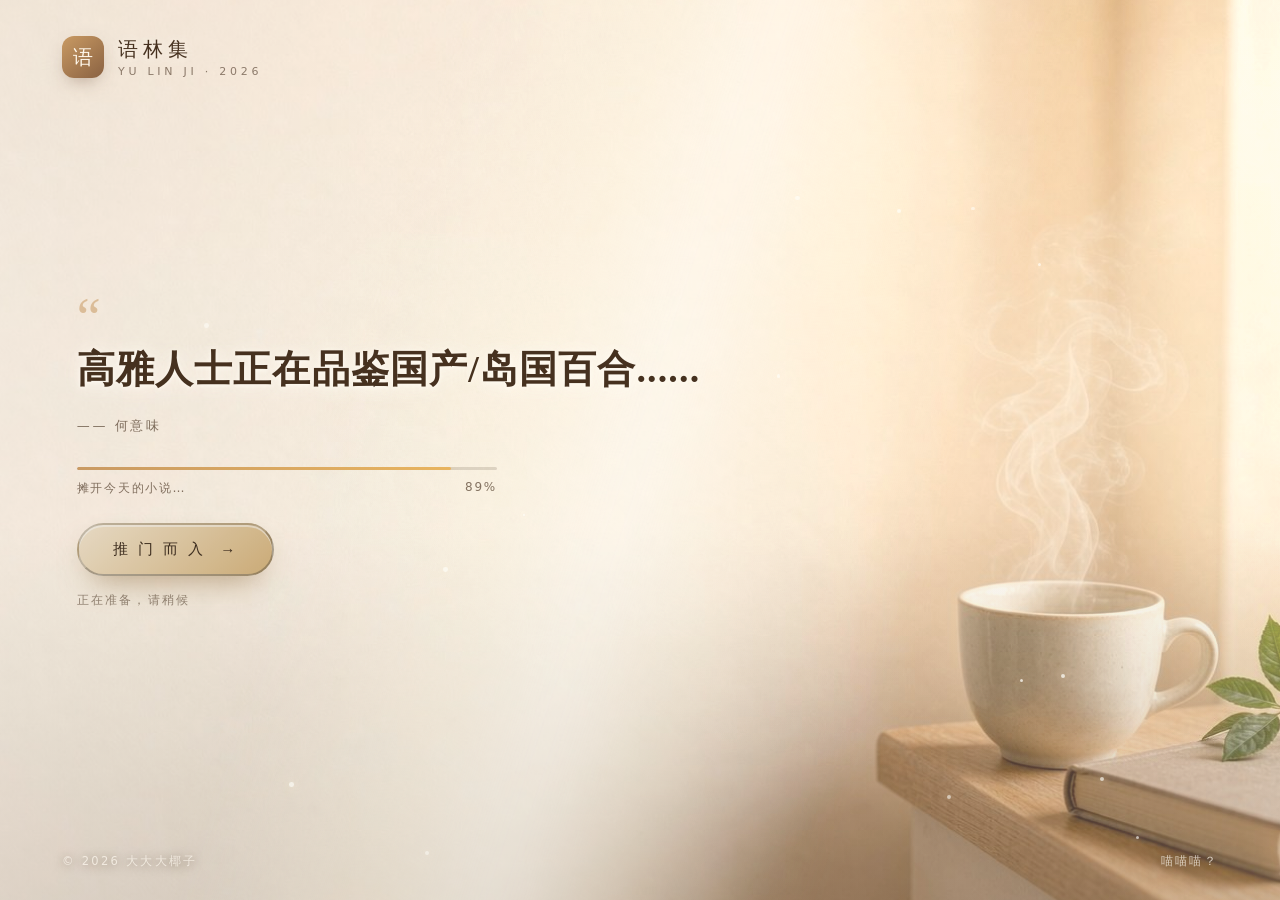
<file: index.html>
<!DOCTYPE html>
<html lang="zh-CN">
  <head>
    <meta charset="UTF-8" />
    <meta name="viewport" content="width=device-width, initial-scale=1" />
    <title>语林集 · 门扉之前</title><!-- ★改这里：浏览器标签页上的标题 -->
    <meta name="description" content="午后斜阳里的一间小馆。写字、拍照、慢慢生活。" /><!-- ★改这里：搜索结果里显示的一句话介绍 -->
    <meta name="theme-color" content="#f2e6d2" /><!-- 手机浏览器地址栏颜色，跟着背景色走就行 -->
    <!-- 浏览器小图标（橙色方块里一个「语」字）。想换别的字：把下面两处「语」改掉即可 -->
    <link
      rel="icon"
      href="data:image/svg+xml,%3Csvg xmlns='http://www.w3.org/2000/svg' viewBox='0 0 32 32'%3E%3Crect width='32' height='32' rx='8' fill='%23c99a63'/%3E%3Ctext x='16' y='23' font-size='19' text-anchor='middle' fill='%23fff8ec' font-family='serif'%3E语%3C/text%3E%3C/svg%3E"
    />
    <link rel="stylesheet" href="./assets/css/loading.css" />
  </head>
  <!-- 加载页文案：content/pages/loading-copy.js；轮播句与进度提示：content/pages/loading.js。 详细说明见 content/README.md。 -->
  <body>
    <div class="stage">
      <div class="bg"></div>
      <div class="veil"></div>
      <div class="dust" id="dust"></div>

      <header class="top">
        <div class="mark" data-copy="text01">语</div><!-- ★改这里：左上角圆印章里的字，一般取站名第一个字 -->
        <div>
          <div class="t1" data-copy="text02">语林集</div><!-- ★改这里：左上角的站点名称 -->
          <div class="t2" data-copy="text03">YU LIN JI · 2026</div><!-- ★改这里：名称下面的英文小字，可写成 owner · since 2026 之类 -->
        </div>
      </header>

      <main class="center">
        <!-- 句子区域：这里的文字只是「第一句」的占位，页面打开后会被 content/ 的 QUOTES 覆盖 -->
        <div class="quote" id="quote">
          <span class="q-mark" data-copy="text04">“</span>
          <p class="q-text" id="qText" data-copy="text08">午后是一天里最宽容的时刻。</p>
          <p class="q-by" id="qBy" data-copy="text09">—— 语林集</p>
        </div>

        <div class="loader">
          <div class="bar"><i id="barFill"></i></div>
          <div class="status">
            <!-- 阶段提示文案在 assets/js/loading.js 的 STATUS 数组里改 -->
            <span id="status">正在擦亮玻璃…</span><span id="pct">0%</span>
          </div>
        </div>

        <button class="door" id="door" disabled>
          <span data-copy="text05">推 门 而 入</span><i class="arrow">→</i><!-- ★改这里：进门按钮上的字（字之间加空格会显得更舒展） -->
        </button>
        <div class="hint" id="hint">正在准备，请稍候</div>
      </main>

      <footer class="bot">
        <span data-copy="text06">© 2026 大大大椰子</span><!-- ★改这里：左下角版权署名 -->
        <span data-copy="text07">喵喵喵？</span><!-- ★改这里：右下角一句话 -->
      </footer>
    </div>

    <div class="wipe" id="wipe"></div>

    <!-- 内容文件：修改指南见 content/README.md；顺序与 content/files.json 保持一致。 -->
    <script src="./content/shared/site.js"></script>
    <script src="./content/shared/profile.js"></script>
    <script src="./content/shared/navigation.js"></script>
    <script src="./content/shared/footer.js"></script>
    <script src="./content/pages/home.js"></script>
    <script src="./content/pages/loading.js"></script>
    <script src="./content/pages/about.js"></script>
    <script src="./content/pages/post.js"></script>
    <script src="./content/gallery/photos.js"></script>
    <script src="./content/links/friends.js"></script>
    <script src="./content/tools/config.js"></script>
    <script src="./content/tools/food-areas.js"></script>
    <script src="./content/tools/food-spots.js"></script>
    <script src="./content/posts/index.js"></script>
    <script src="./content/posts/richimaj-start.js"></script>
    <script src="./content/posts/last-ten-minutes.js"></script>
    <script src="./content/posts/riichimaj-yaku-list.js"></script>
    <script src="./content/pages/loading-copy.js"></script>
    <script src="./assets/js/page-copy.js"></script>
    <script src="./assets/js/loading.js"></script>

    <!-- ============================================================
         ★ 保险丝（建议保留）
         作用：万一 content/ 里手滑漏了个逗号或引号，整个脚本会崩，
               加载页就会一直卡在 0%，把人挡在门外干瞪眼。
               这段脚本独立于上面两个文件单独运行，即使它们报错也会执行：
               · 发现 content/ 没读进来 → 立刻弹提示，告诉你去查哪里
               · 超过 5 秒还是 0%   → 自动放行进首页，不至于卡死
         网站一切正常时，它什么都不做，不会打扰你。
         ============================================================ -->
    <script>
      (function () {
        var jumped = false;
        function tip(msg) {
          if (document.getElementById("yljSafeTip")) return;
          var b = document.createElement("div");
          b.id = "yljSafeTip";
          b.style.cssText =
            "position:fixed;z-index:99;left:50%;top:16px;transform:translateX(-50%);" +
            "max-width:min(92vw,520px);padding:12px 18px;border-radius:12px;" +
            "background:#fff4ee;border:1px solid #e2a58c;color:#6f3320;" +
            "font:13px/1.75 -apple-system,'PingFang SC','Microsoft YaHei',sans-serif;text-align:center";
          b.innerHTML = msg;
          document.body.appendChild(b);
        }
        function go() {
          if (jumped) return;
          jumped = true;
          location.href = "./home.html";
        }
        // ① content/ 或 loading.js 崩了 —— 800ms 就能判断出来
        setTimeout(function () {
          if (typeof SITE === "undefined" || typeof QUOTES === "undefined") {
            tip(
              "像是 <b>content/（见 content/README.md）</b> 里有语法错误（大概漏了逗号或引号），<br>" +
                "请打开它检查一下最后改动的那几行。<br>5 秒后先放你进去。"
            );
            setTimeout(go, 5000);
          }
        }, 800);
        // ② 文件没毛病，但进度迟迟不动（比如某个图片地址卡住）
        setTimeout(function () {
          var el = document.getElementById("pct");
          if (el && el.textContent.replace("%", "").trim() === "0") {
            tip("加载似乎卡住了，先带你进首页看看。");
            setTimeout(go, 5000);
          }
        }, 5000);
      })();
    </script>
  </body>
</html>
</file>
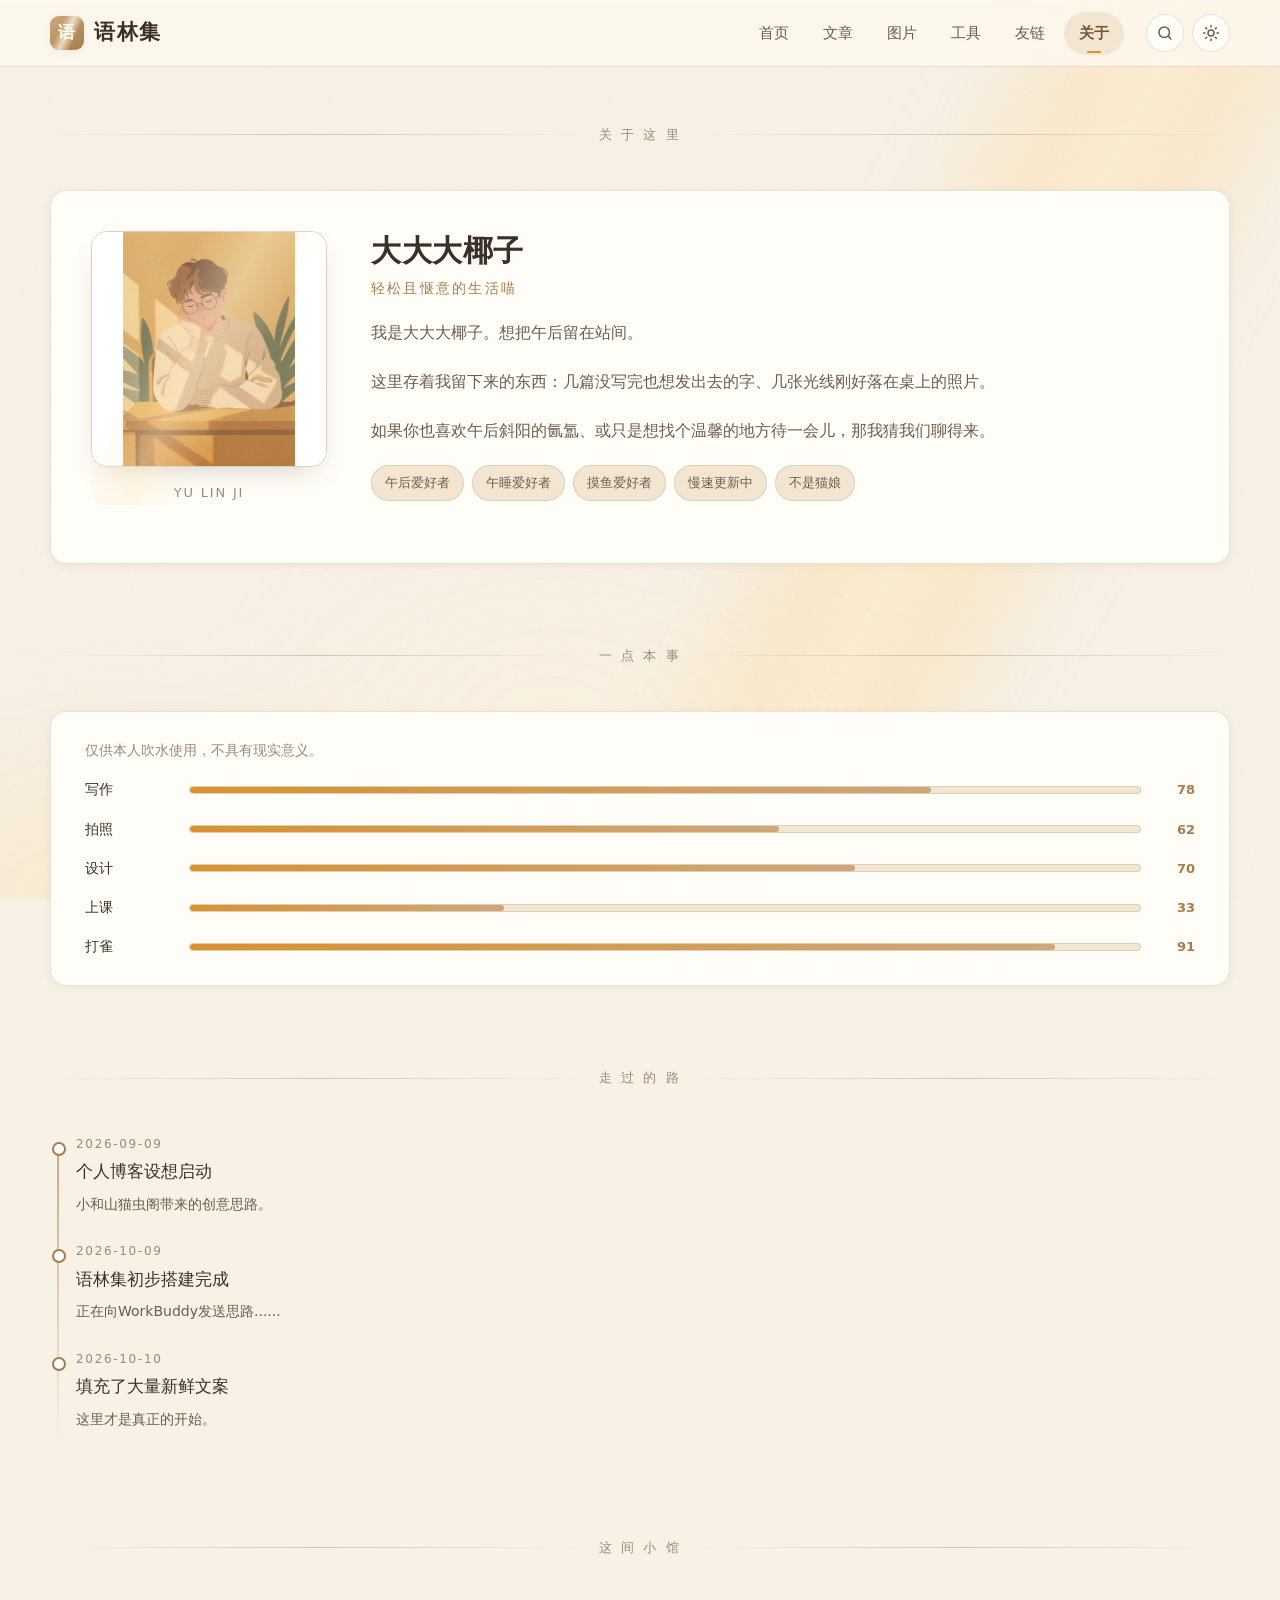
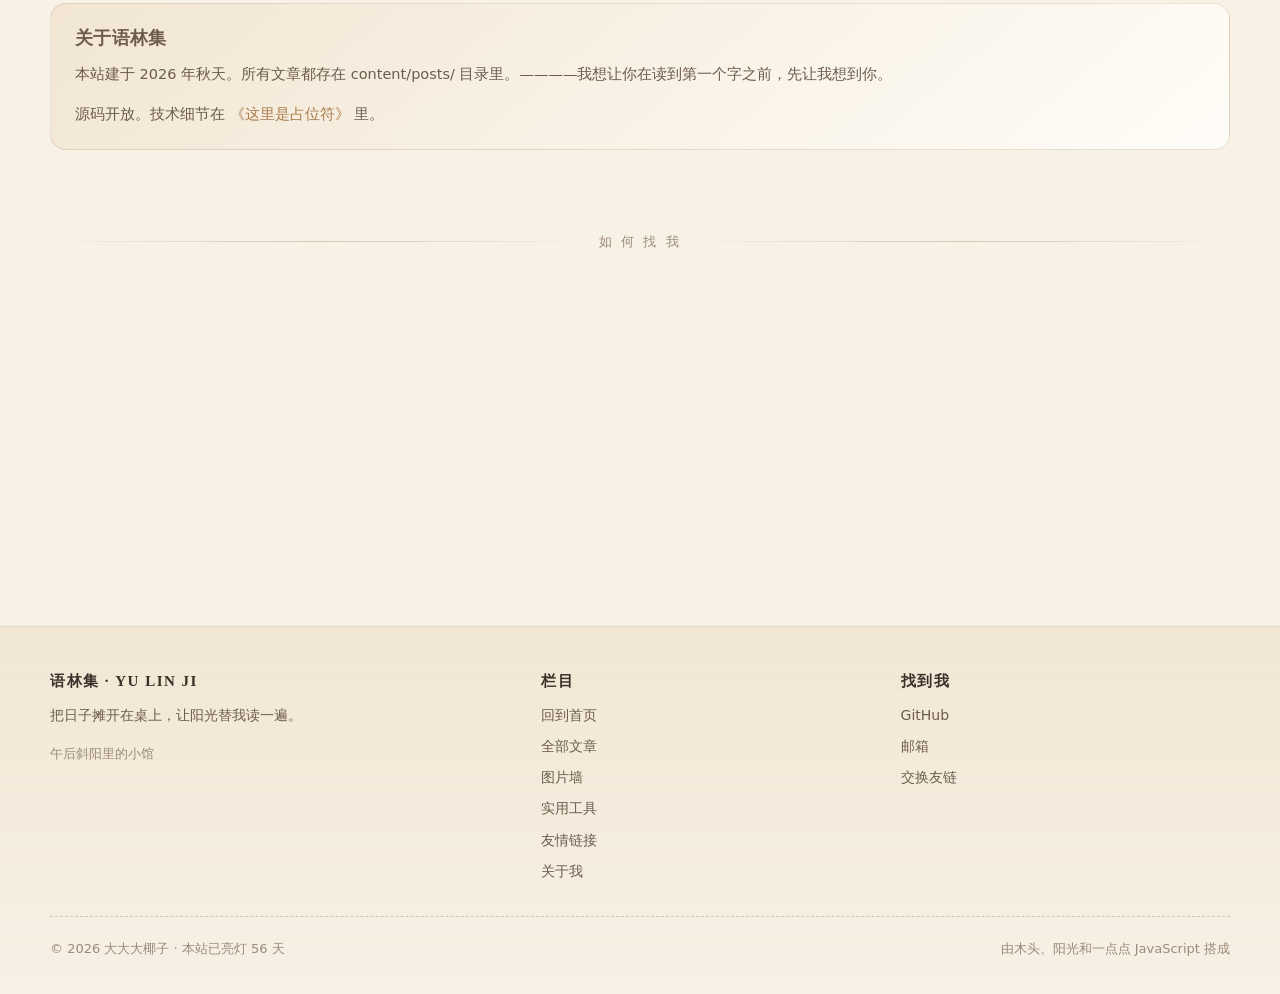
<file: about.html>
<!DOCTYPE html>
<html lang="zh-CN" data-theme="day">
  <head>
    <meta charset="UTF-8" />
    <meta name="viewport" content="width=device-width, initial-scale=1" />
    <title>关于 · 语林集</title>
    <meta name="description" content="关于大大大椰子和这处空间" />
    <meta name="theme-color" content="#f7f1e6" />
    <link
      rel="icon"
      href="data:image/svg+xml,%3Csvg xmlns='http://www.w3.org/2000/svg' viewBox='0 0 32 32'%3E%3Crect width='32' height='32' rx='8' fill='%23c99a63'/%3E%3Ctext x='16' y='23' font-size='19' text-anchor='middle' fill='%23fff8ec' font-family='serif'%3E语%3C/text%3E%3C/svg%3E"
    />
    <link rel="stylesheet" href="./assets/css/main.css" />
  </head>
  <!-- 关于页文案：content/pages/about-copy.js；时间轴与能力条：content/pages/about.js。 详细说明见 content/README.md。 -->
  <body>
    <div id="nav"></div>

    <main style="padding-top: 46px">
      <div class="wrap">
        <div class="divider-leaf" style="margin-top: 10px" data-copy="text01">关 于 这 里</div><!-- ★改这里：栏目标题 -->
        <div class="card profile reveal" id="profile"></div>

        <div class="divider-leaf" data-copy="text02">一 点 本 事</div><!-- ★改这里：栏目标题 -->
        <div class="card reveal" style="padding: 26px clamp(20px, 4vw, 34px)">
          <p style="color: var(--ink-3); font-size: 14px; margin-top: 0" data-copy="text08">
            仅供本人吹水使用，不具有现实意义。<!-- ★改这里：能力条上方那句免责声明 -->
          </p>
          <div class="skill-list" id="skillList"></div><!-- 数据来自 content/ 的 SKILLS -->
        </div>

        <div class="divider-leaf" data-copy="text03">走 过 的 路</div><!-- ★改这里：栏目标题 -->
        <div class="timeline reveal" id="timeline"></div><!-- 数据来自 content/ 的 TIMELINE -->

        <div class="divider-leaf" data-copy="text04">这 间 小 馆</div><!-- ★改这里：栏目标题 -->
        <div class="note-card reveal">
          <h3 data-copy="text05">关于语林集</h3><!-- ★改这里：小标题 -->
          <p data-copy="siteDescription">本站建于 2026 年秋天。所有文章都存在 content/posts/ 目录里。————我想让你在读到第一个字之前，先让我想到你。</p>
          <p style="margin-bottom: 0">
            <!-- ★改这里：下面这段话引用了站内文章《我用三个周末…》，
                 如果你把那篇文章删了，记得把这里的链接也一并删掉或改掉 -->
            源码开放。技术细节在
            <a href="./post.html?id=build-blog" style="color: var(--wood-500)" data-copy="text06">《这里是占位符》</a>
            里。<!-- ↑ 链接里的 id=build-blog 必须和 content/ 里那篇文章的 id 一致 -->
          </p>
        </div>

        <div class="divider-leaf" data-copy="text07">如 何 找 我</div><!-- ★改这里：栏目标题 -->
        <div class="card reveal" style="padding: 26px clamp(20px, 4vw, 34px)">
          <p style="margin-top: 0" data-copy="text09">
            本人长期睡大觉，日常沟通请在社交平台留言。<!-- ★改这里：联系方式上方的说明 -->
          </p>
          <div class="social-row" id="contactRow"></div><!-- 数据来自 content/ 的 SITE.socials -->
        </div>
      </div>
    </main>

    <div id="footer"></div>

    <!-- 内容文件：修改指南见 content/README.md；顺序与 content/files.json 保持一致。 -->
    <script src="./content/shared/site.js"></script>
    <script src="./content/shared/profile.js"></script>
    <script src="./content/shared/navigation.js"></script>
    <script src="./content/shared/footer.js"></script>
    <script src="./content/pages/home.js"></script>
    <script src="./content/pages/loading.js"></script>
    <script src="./content/pages/about.js"></script>
    <script src="./content/pages/post.js"></script>
    <script src="./content/gallery/photos.js"></script>
    <script src="./content/links/friends.js"></script>
    <script src="./content/tools/config.js"></script>
    <script src="./content/tools/food-areas.js"></script>
    <script src="./content/tools/food-spots.js"></script>
    <script src="./content/posts/index.js"></script>
    <script src="./content/posts/richimaj-start.js"></script>
    <script src="./content/posts/last-ten-minutes.js"></script>
    <script src="./content/posts/riichimaj-yaku-list.js"></script>
    <script src="./content/pages/about-copy.js"></script>
    <script src="./assets/js/page-copy.js"></script>
    <script src="./assets/js/markdown.js"></script>
    <script src="./assets/js/app.js"></script>
    <script src="./assets/js/pages/about.js"></script>
  </body>
</html>
</file>
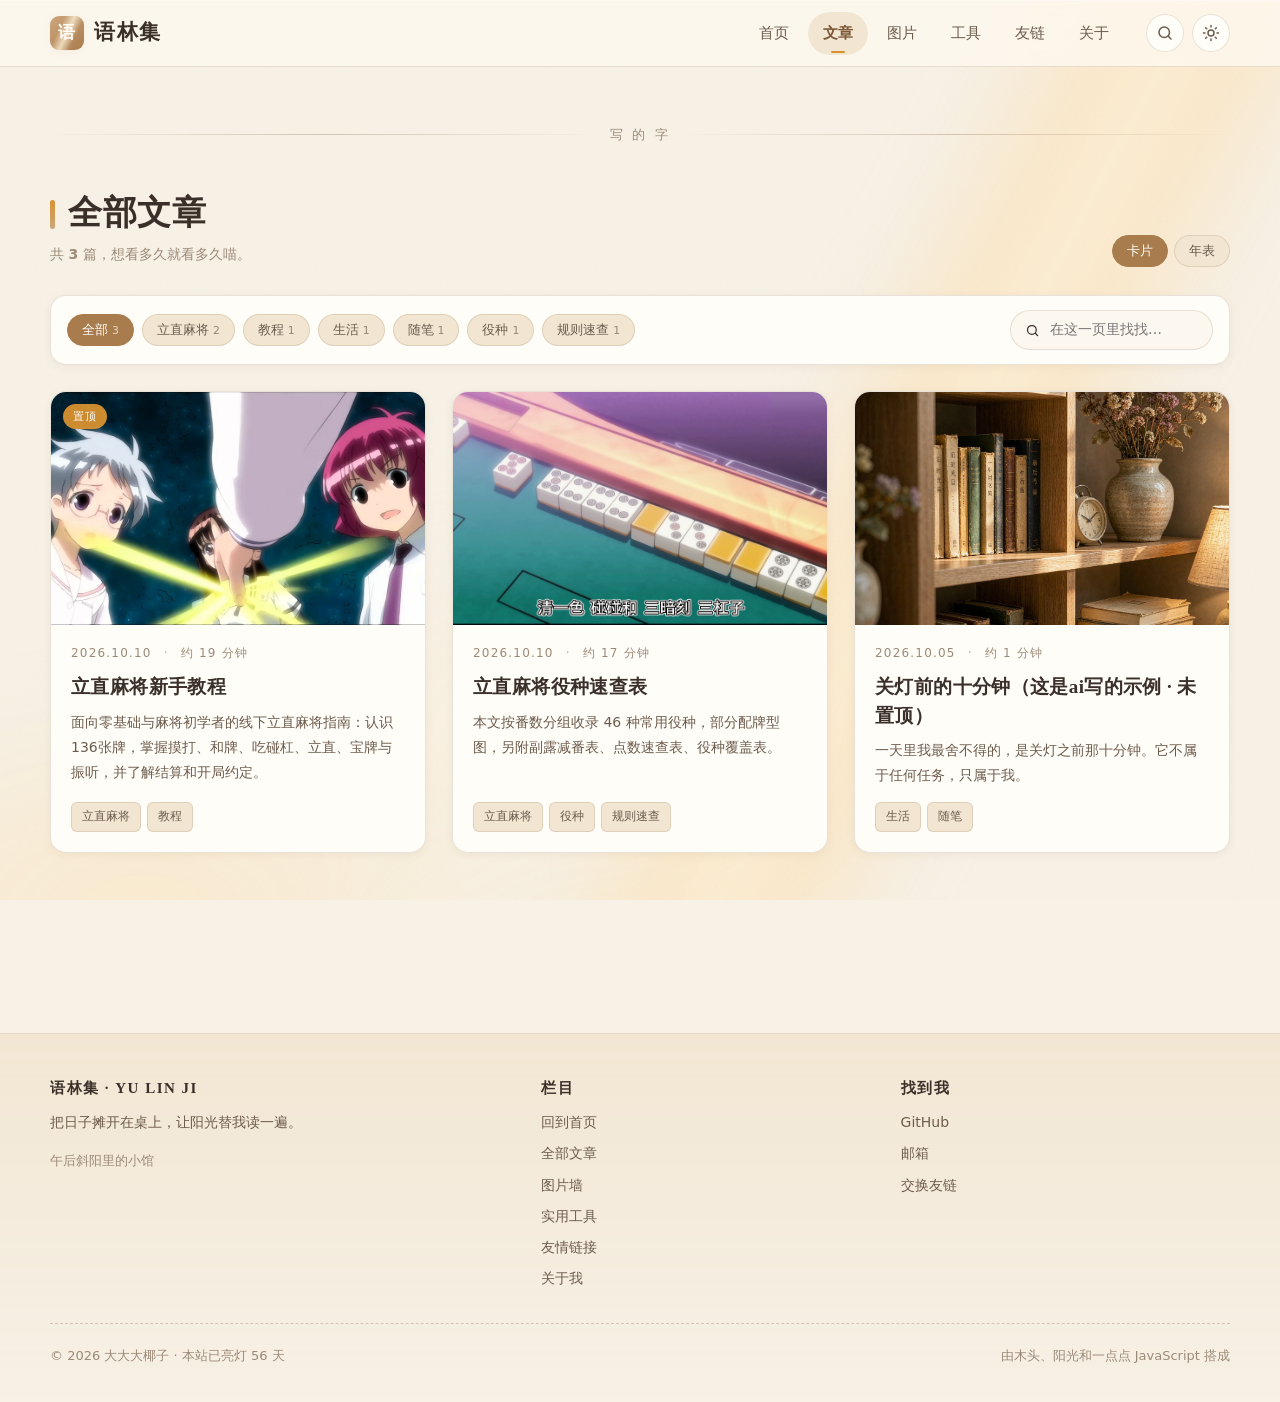
<file: blog.html>
<!DOCTYPE html>
<html lang="zh-CN" data-theme="day">
  <head>
    <meta charset="UTF-8" />
    <meta name="viewport" content="width=device-width, initial-scale=1" />
    <title>文章 · 语林集</title>
    <meta name="description" content="语林集的全部文章。" />
    <meta name="theme-color" content="#f7f1e6" />
    <link
      rel="icon"
      href="data:image/svg+xml,%3Csvg xmlns='http://www.w3.org/2000/svg' viewBox='0 0 32 32'%3E%3Crect width='32' height='32' rx='8' fill='%23c99a63'/%3E%3Ctext x='16' y='23' font-size='19' text-anchor='middle' fill='%23fff8ec' font-family='serif'%3E语%3C/text%3E%3C/svg%3E"
    />
    <link rel="stylesheet" href="./assets/css/main.css" />
  </head>
  <body>
    <div id="nav"></div>

    <!-- 文章列表文案：content/pages/blog.js；文章：content/posts/（一篇一个文件）。 详细说明见 content/README.md。 -->
    <main style="padding-top: 46px">
      <div class="wrap">
        <div class="divider-leaf" style="margin-top: 10px" data-copy="text01">写 的 字</div><!-- ★改这里：栏目标题 -->
        <div class="sec-head">
          <div>
            <h2 class="sec-title" data-copy="text02">全部文章</h2><!-- ★改这里：标题 -->
            <p style="color: var(--ink-3); font-size: 14px; margin: 6px 0 0">
              共 <b id="totalNum">0</b> 篇，想看多久就看多久喵。<!-- ★改这里：副标题（篇数自动填） -->
            </p>
          </div>
          <div class="view-switch">
            <button class="filter-chip on" data-view="grid" data-copy="text03">卡片</button><!-- ★改这里：卡片视图按钮名 -->
            <button class="filter-chip" data-view="year" data-copy="text04">年表</button><!-- ★改这里：年表视图按钮名 -->
          </div>
        </div>

        <div class="filter-bar">
          <span id="tagBar" style="display: contents"></span><!-- ← 标签按钮自动生成，标签写在 content/ 每篇文章的 tags 里 -->
          <label class="inline-search">
            <svg viewBox="0 0 24 24" width="15" height="15" fill="none" stroke="currentColor" stroke-width="2" stroke-linecap="round"><circle cx="11" cy="11" r="7"/><path d="M20 20l-3.6-3.6"/></svg>
            <input id="q" type="text" placeholder="在这一页里找找…" /><!-- ★改这里：搜索框里的提示语 -->
          </label>
        </div>

        <div class="post-grid" id="postGrid"></div><!-- ← 卡片视图容器 -->
        <div id="archive" hidden></div><!-- ← 年表视图容器 -->
        <div class="empty-note" id="empty" hidden data-copy="text05">没有找到匹配的文章，换个词试试吧？</div><!-- ★改这里：搜不到时显示的话 -->
      </div>
    </main>

    <div id="footer"></div>

    <!-- 内容文件：修改指南见 content/README.md；顺序与 content/files.json 保持一致。 -->
    <script src="./content/shared/site.js"></script>
    <script src="./content/shared/profile.js"></script>
    <script src="./content/shared/navigation.js"></script>
    <script src="./content/shared/footer.js"></script>
    <script src="./content/pages/home.js"></script>
    <script src="./content/pages/loading.js"></script>
    <script src="./content/pages/about.js"></script>
    <script src="./content/pages/post.js"></script>
    <script src="./content/gallery/photos.js"></script>
    <script src="./content/links/friends.js"></script>
    <script src="./content/tools/config.js"></script>
    <script src="./content/tools/food-areas.js"></script>
    <script src="./content/tools/food-spots.js"></script>
    <script src="./content/posts/index.js"></script>
    <script src="./content/posts/richimaj-start.js"></script>
    <script src="./content/posts/last-ten-minutes.js"></script>
    <script src="./content/posts/riichimaj-yaku-list.js"></script>
    <script src="./content/pages/blog.js"></script>
    <script src="./assets/js/page-copy.js"></script>
    <script src="./assets/js/markdown.js"></script>
    <script src="./assets/js/app.js"></script>
    <script src="./assets/js/pages/blog.js"></script>
  </body>
</html>
</file>
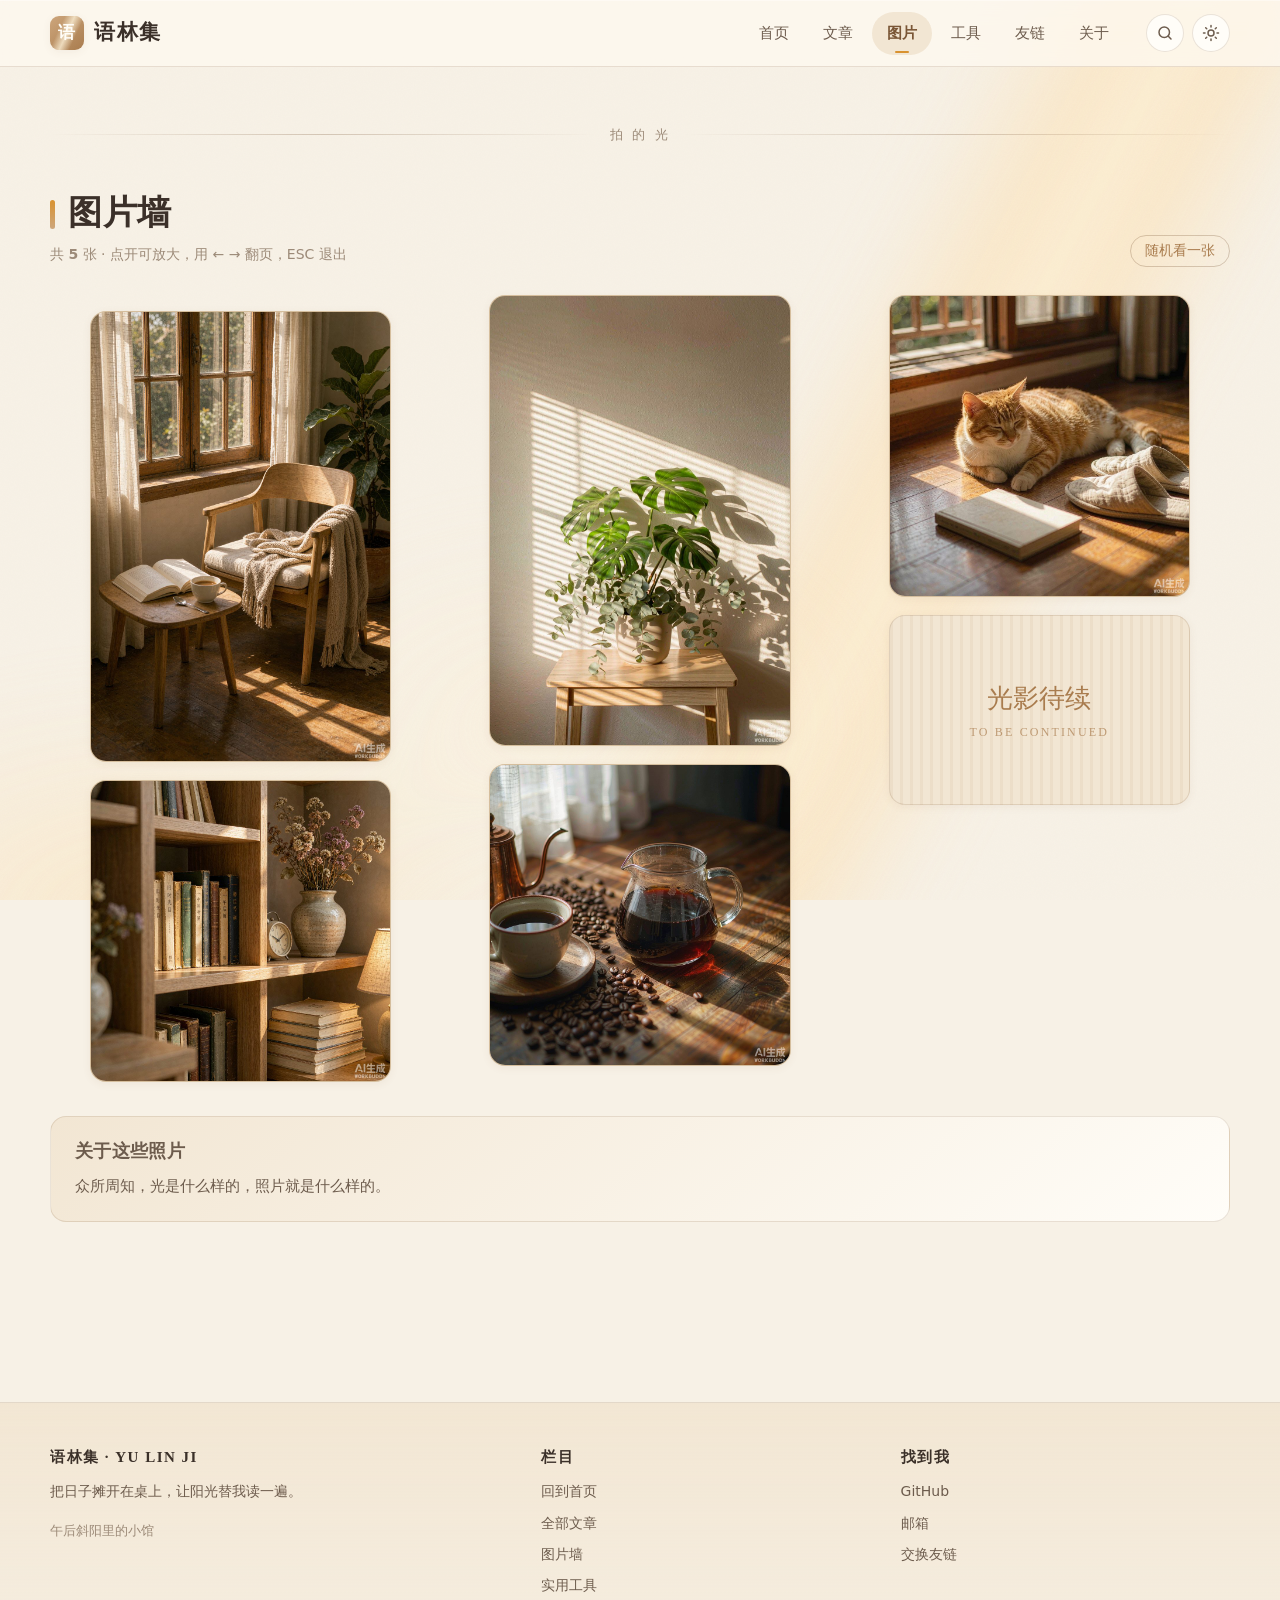
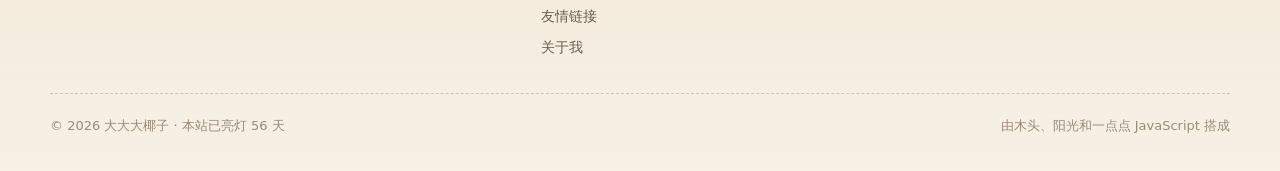
<file: gallery.html>
<!DOCTYPE html>
<html lang="zh-CN" data-theme="day">
  <head>
    <meta charset="UTF-8" />
    <meta name="viewport" content="width=device-width, initial-scale=1" />
    <title>图片 · 语林集</title>
    <meta name="description" content="午后光线落在桌上的样子。" />
    <meta name="theme-color" content="#f7f1e6" />
    <link
      rel="icon"
      href="data:image/svg+xml,%3Csvg xmlns='http://www.w3.org/2000/svg' viewBox='0 0 32 32'%3E%3Crect width='32' height='32' rx='8' fill='%23c99a63'/%3E%3Ctext x='16' y='23' font-size='19' text-anchor='middle' fill='%23fff8ec' font-family='serif'%3E语%3C/text%3E%3C/svg%3E"
    />
    <link rel="stylesheet" href="./assets/css/main.css" />
  </head>
  <body>
    <div id="nav"></div>

    <!-- 图片页文案：content/pages/gallery.js；照片：content/gallery/photos.js。 详细说明见 content/README.md。 -->
    <main style="padding-top: 46px">
      <div class="wrap">
        <div class="divider-leaf" style="margin-top: 10px" data-copy="text01">拍 的 光</div><!-- ★改这里：栏目标题 -->
        <div class="sec-head">
          <div>
            <h2 class="sec-title" data-copy="text02">图片墙</h2><!-- ★改这里：标题 -->
            <p style="color: var(--ink-3); font-size: 14px; margin: 6px 0 0">
              共 <b id="shotNum">0</b> 张 · 点开可放大，用 ← → 翻页，ESC 退出<!-- ★改这里：副标题（张数自动填） -->
            </p>
          </div>
          <button class="more-link" id="shuffle" data-copy="text03">随机看一张</button><!-- ★改这里：右上角按钮文字 -->
        </div>

        <div class="masonry" id="galleryGrid"></div><!-- ← 瀑布流，数据来自 content/ 的 GALLERY -->

        <div class="note-card" style="margin-top: 34px">
          <h3 data-copy="text04">关于这些照片</h3><!-- ★改这里：卡片标题 -->
          <p style="margin: 0" data-copy="text05">
            <!-- ★改这里：照片说明，随便改成你自己的拍摄心得 -->
            众所周知，光是什么样的，照片就是什么样的。
          </p>
        </div>
      </div>
    </main>

    <div id="footer"></div>

    <!-- 内容文件：修改指南见 content/README.md；顺序与 content/files.json 保持一致。 -->
    <script src="./content/shared/site.js"></script>
    <script src="./content/shared/profile.js"></script>
    <script src="./content/shared/navigation.js"></script>
    <script src="./content/shared/footer.js"></script>
    <script src="./content/pages/home.js"></script>
    <script src="./content/pages/loading.js"></script>
    <script src="./content/pages/about.js"></script>
    <script src="./content/pages/post.js"></script>
    <script src="./content/gallery/photos.js"></script>
    <script src="./content/links/friends.js"></script>
    <script src="./content/tools/config.js"></script>
    <script src="./content/tools/food-areas.js"></script>
    <script src="./content/tools/food-spots.js"></script>
    <script src="./content/posts/index.js"></script>
    <script src="./content/posts/richimaj-start.js"></script>
    <script src="./content/posts/last-ten-minutes.js"></script>
    <script src="./content/posts/riichimaj-yaku-list.js"></script>
    <script src="./content/pages/gallery.js"></script>
    <script src="./assets/js/page-copy.js"></script>
    <script src="./assets/js/markdown.js"></script>
    <script src="./assets/js/app.js"></script>
    <script src="./assets/js/pages/gallery.js"></script>
  </body>
</html>
</file>
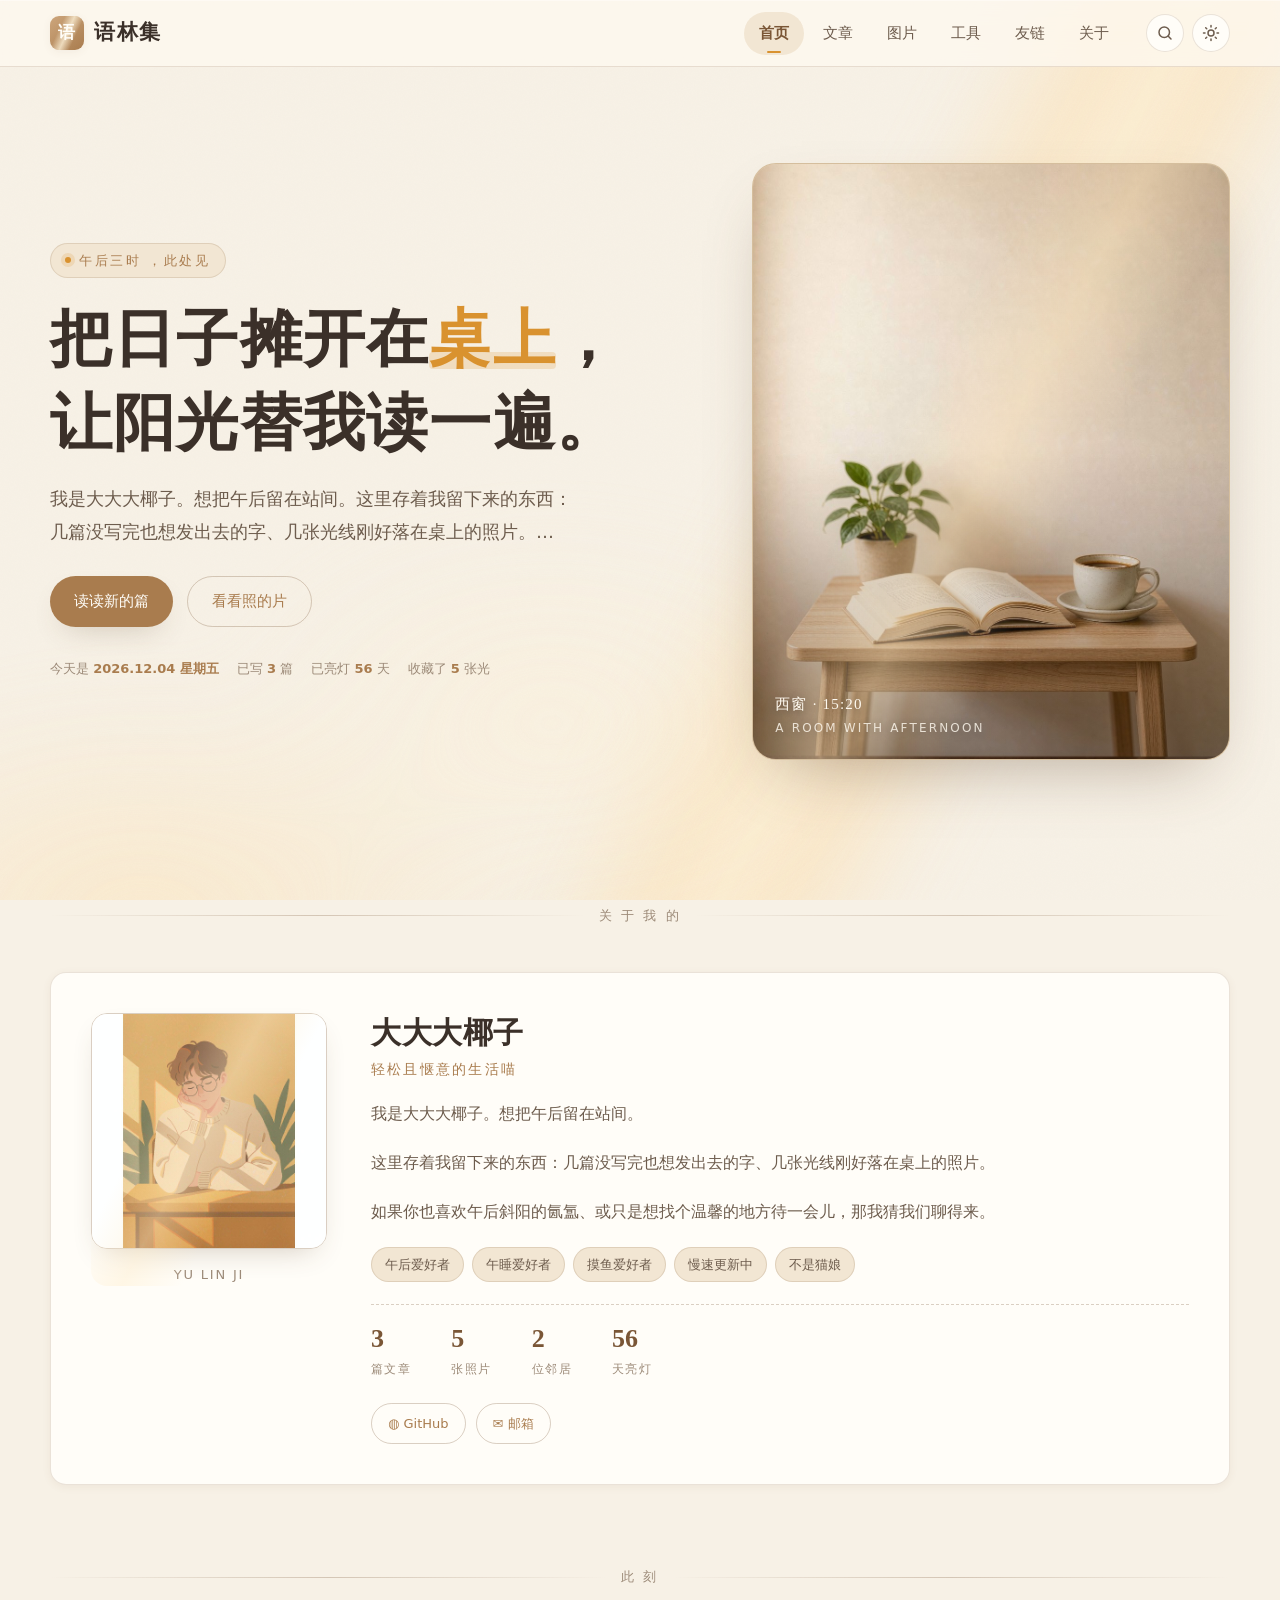
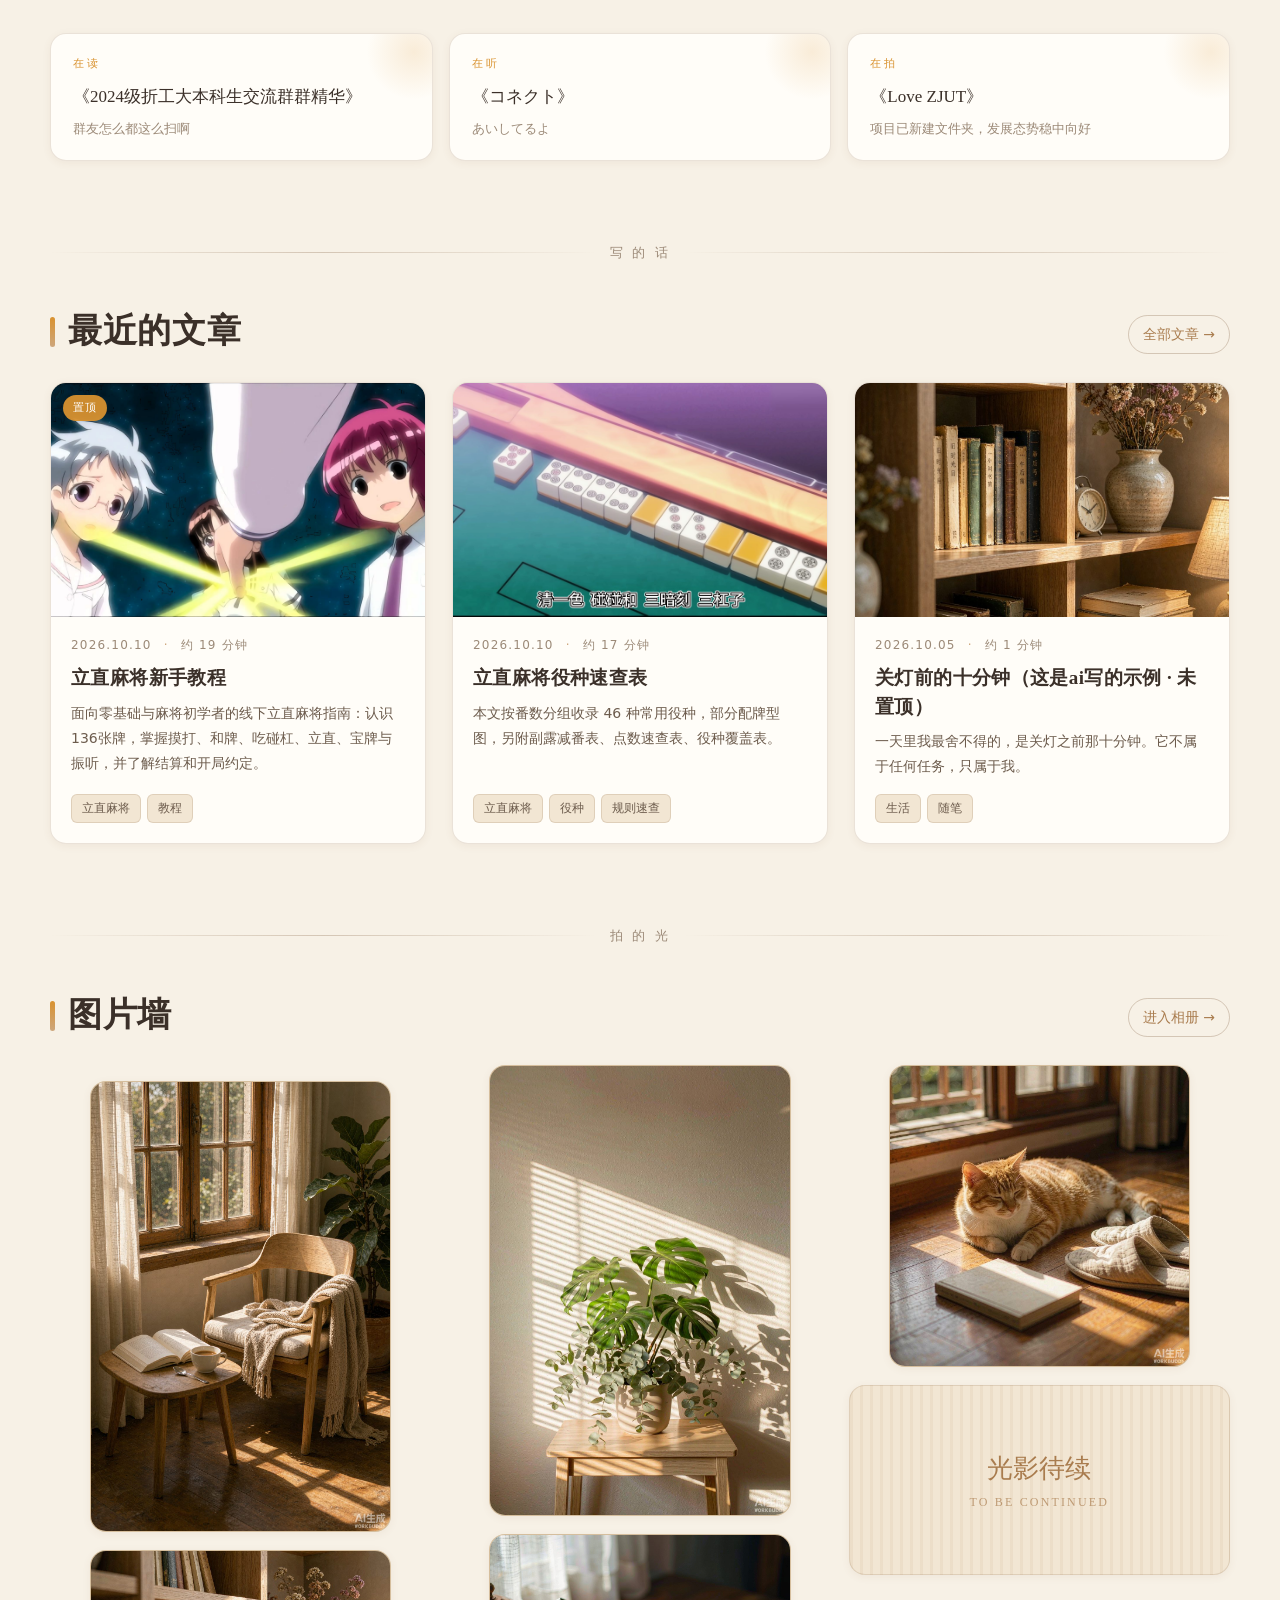
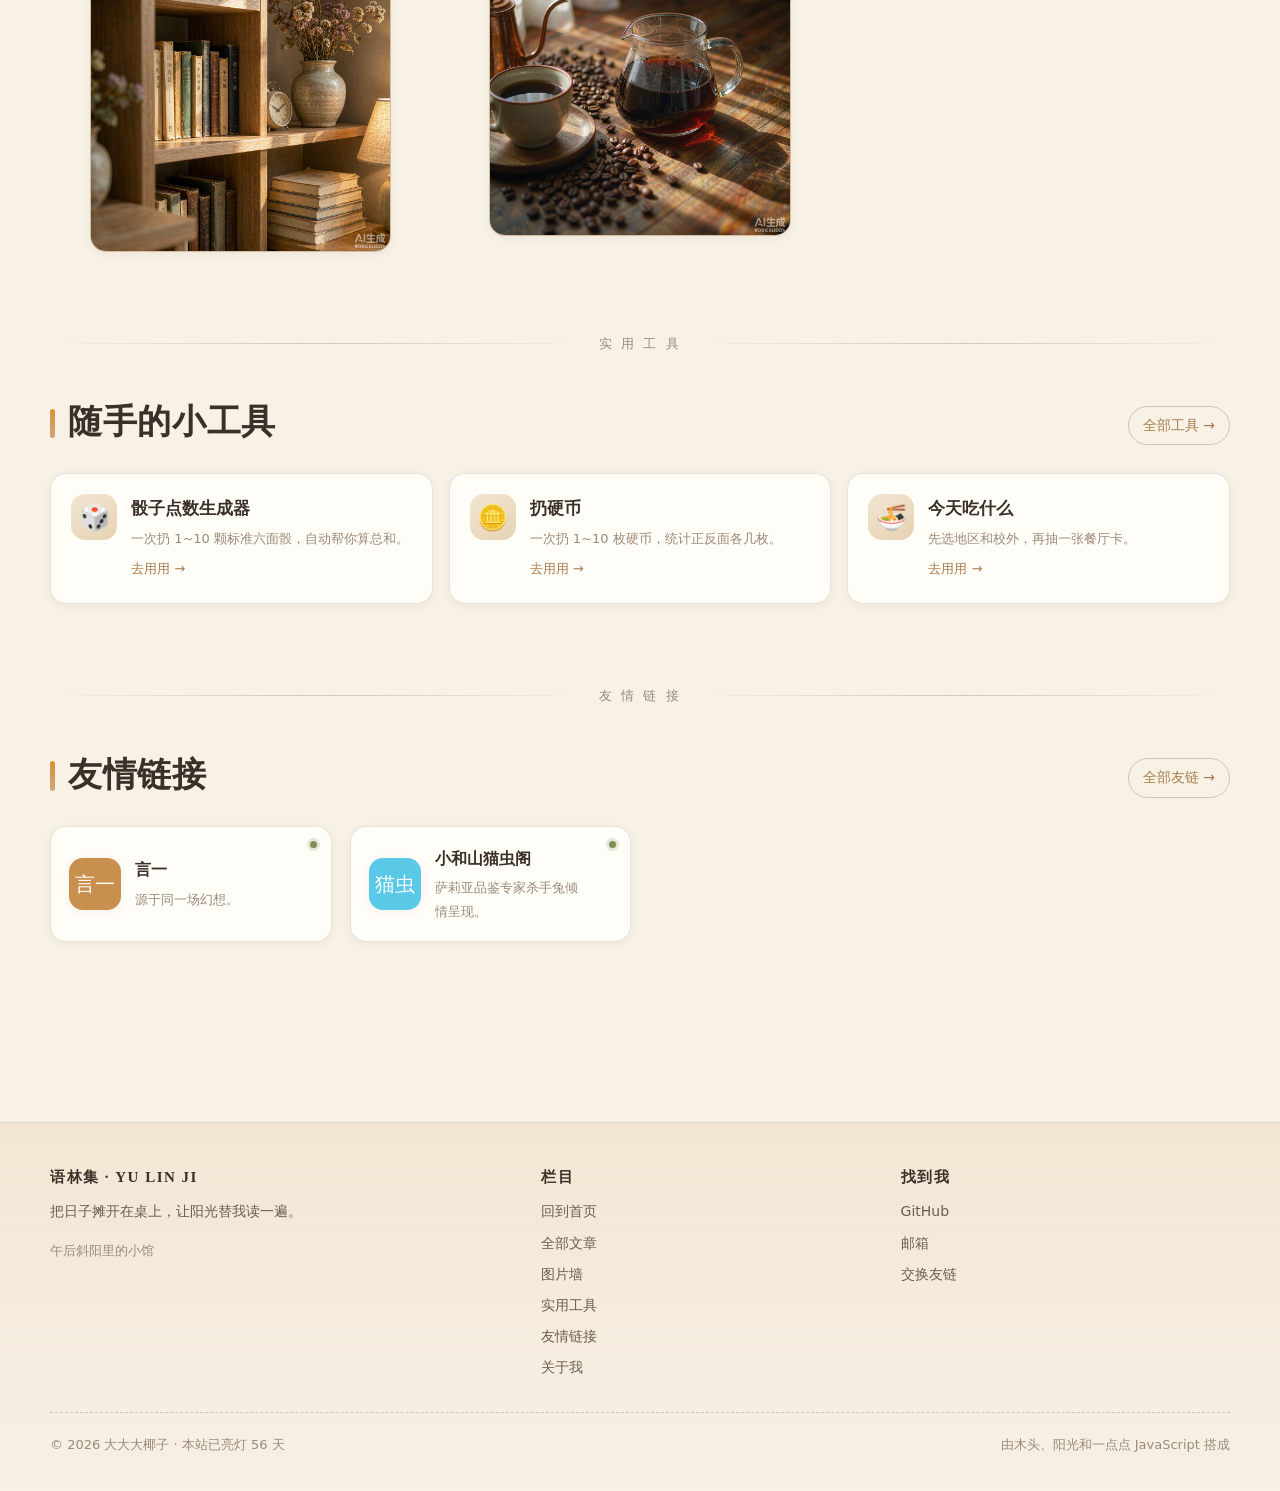
<file: home.html>
<!DOCTYPE html>
<html lang="zh-CN" data-theme="day">
  <head>
    <meta charset="UTF-8" />
    <meta name="viewport" content="width=device-width, initial-scale=1" />
    <title>语林集 · 午后斜阳里</title><!-- ★改这里：浏览器标签标题 -->
    <meta name="description" content="大大大椰子的个人小站：写字、拍照、慢慢生活。" /><!-- ★改这里：网站介绍 -->
    <meta name="theme-color" content="#f7f1e6" /><!-- 手机地址栏颜色，一般不用动 -->
    <link
      rel="icon"
      href="data:image/svg+xml,%3Csvg xmlns='http://www.w3.org/2000/svg' viewBox='0 0 32 32'%3E%3Crect width='32' height='32' rx='8' fill='%23c99a63'/%3E%3Ctext x='16' y='23' font-size='19' text-anchor='middle' fill='%23fff8ec' font-family='serif'%3E语%3C/text%3E%3C/svg%3E"
    />
    <link rel="stylesheet" href="./assets/css/main.css" />
  </head>
  <!-- 首页文案与栏目设置：content/pages/home.js；共享介绍：content/shared/profile.js。 详细说明见 content/README.md。 -->
  <body>
    <div id="nav"></div><!-- 导航栏由 app.js 自动生成，不用改这里 -->

    <main>
      <!-- Hero：首屏大标题区 -->
      <section class="hero">
        <div class="wrap">
          <div class="hero-grid">
            <div>
              <span class="hero-tag"><i></i>午后三时 ，此处见</span><!-- ★改这里：标题上方那枚小标签 -->
              <h1>把日子摊开在<em>桌上</em>，<br />让阳光替我读一遍。</h1><!-- ★改这里：首页主标题（<em> 里的字是琥珀色，<br /> 是换行） -->
              <p class="hero-lede" id="heroLede"></p><!-- 内容来自 content/ 的 SITE.bio 第一段 -->
              <div class="hero-actions">
                <a class="btn" href="./blog.html">读读新的篇</a><!-- ★改这里：第一个按钮文字 -->
                <a class="btn ghost" href="./gallery.html">看看照的片</a><!-- ★改这里：第二个按钮文字 -->
              </div>
              <div class="hero-clock" id="heroClock"></div><!-- 日期与统计，自动生成 -->
            </div>
            <div class="hero-frame">
              <img src="./assets/img/hero.jpg" alt="午后阳光斜照的木桌一角" id="heroImg" /><!-- ★改这里：换首屏大图（把新图放进 assets/img/ 再改这里的路径） -->
              <div class="hero-frame-cap">
                西窗 · 15:20<!-- ★改这里：大图右下角的小字，比如拍摄地点和时间 -->
                <small>A ROOM WITH AFTERNOON</small><!-- ★改这里：下面那行英文小字 -->
              </div>
            </div>
          </div>
        </div>
      </section>

      <!-- 个人介绍：内容来自 content/ 的 SITE.bio / SITE.chips / SITE.socials -->
      <section id="about">
        <div class="wrap">
          <div class="divider-leaf">关 于 我 的</div><!-- ★改这里：栏目标题（字之间加空格更好看） -->
          <div class="card profile reveal" id="profile"></div>
        </div>
      </section>

      <!-- 此刻：内容来自 content/ 的 NOW（显示几项 → HOME_LAYOUT.now） -->
      <section>
        <div class="wrap">
          <div class="divider-leaf">此 刻</div><!-- ★改这里：栏目标题 -->
          <div class="now-grid" id="nowGrid"></div>
        </div>
      </section>

      <!-- 文章：来自 content/ 的 POSTS（显示几篇、置顶怎么排 → HOME_LAYOUT.posts / order） -->
      <section>
        <div class="wrap">
          <div class="divider-leaf">写 的 话</div><!-- ★改这里：栏目标题 -->
          <div class="sec-head">
            <div>
              <h2 class="sec-title">最近的文章</h2><!-- ★改这里：小标题 -->
            </div>
            <a class="more-link" href="./blog.html">全部文章 →</a><!-- ★改这里：右上角链接文字 -->
          </div>
          <div class="post-grid" id="postGrid"></div>
        </div>
      </section>

      <!-- 图片：内容来自 content/ 的 GALLERY（首页显示几张、怎么排 → HOME_LAYOUT.gallery） -->
      <section>
        <div class="wrap">
          <div class="divider-leaf">拍 的 光</div><!-- ★改这里：栏目标题 -->
          <div class="sec-head">
            <div>
              <h2 class="sec-title">图片墙</h2><!-- ★改这里：小标题 -->
            </div>
            <a class="more-link" href="./gallery.html">进入相册 →</a><!-- ★改这里：右上角链接文字 -->
          </div>
          <div class="masonry" id="homeMasonry"></div>
        </div>
      </section>

      <!-- 实用工具：三个工具的入口，内容来自 content/ 对应分类文件中的 TOOLS（显示几个 → HOME_LAYOUT.tools） -->
      <section>
        <div class="wrap">
          <div class="divider-leaf">实 用 工 具</div><!-- ★改这里：栏目标题 -->
          <div class="sec-head">
            <div>
              <h2 class="sec-title">随手的小工具</h2><!-- ★改这里：小标题 -->
            </div>
            <a class="more-link" href="./tools.html">全部工具 →</a><!-- ★改这里：右上角链接文字 -->
          </div>
          <div class="tool-grid" id="homeTools"></div>
        </div>
      </section>

      <!-- 友链：内容来自 content/ 的 LINKS（首页显示几个、怎么排 → HOME_LAYOUT.links） -->
      <section>
        <div class="wrap">
          <div class="divider-leaf">友 情 链 接</div><!-- ★改这里：栏目标题 -->
          <div class="sec-head">
            <div>
              <h2 class="sec-title">友情链接</h2><!-- ★改这里：小标题 -->
            </div>
            <a class="more-link" href="./links.html">全部友链 →</a><!-- ★改这里：右上角链接文字 -->
          </div>
          <div class="link-grid" id="homeLinks"></div>
        </div>
      </section>
    </main>

    <div id="footer"></div><!-- 页脚由 app.js 自动生成，不用改这里 -->

    <!-- 内容文件：修改指南见 content/README.md；顺序与 content/files.json 保持一致。 -->
    <script src="./content/shared/site.js"></script>
    <script src="./content/shared/profile.js"></script>
    <script src="./content/shared/navigation.js"></script>
    <script src="./content/shared/footer.js"></script>
    <script src="./content/pages/home.js"></script>
    <script src="./content/pages/loading.js"></script>
    <script src="./content/pages/about.js"></script>
    <script src="./content/pages/post.js"></script>
    <script src="./content/gallery/photos.js"></script>
    <script src="./content/links/friends.js"></script>
    <script src="./content/tools/config.js"></script>
    <script src="./content/tools/food-areas.js"></script>
    <script src="./content/tools/food-spots.js"></script>
    <script src="./content/posts/index.js"></script>
    <script src="./content/posts/richimaj-start.js"></script>
    <script src="./content/posts/last-ten-minutes.js"></script>
    <script src="./content/posts/riichimaj-yaku-list.js"></script>
    <script src="./assets/js/markdown.js"></script>
    <script src="./assets/js/app.js"></script>
    <script src="./assets/js/pages/home.js"></script>
  </body>
</html>
</file>
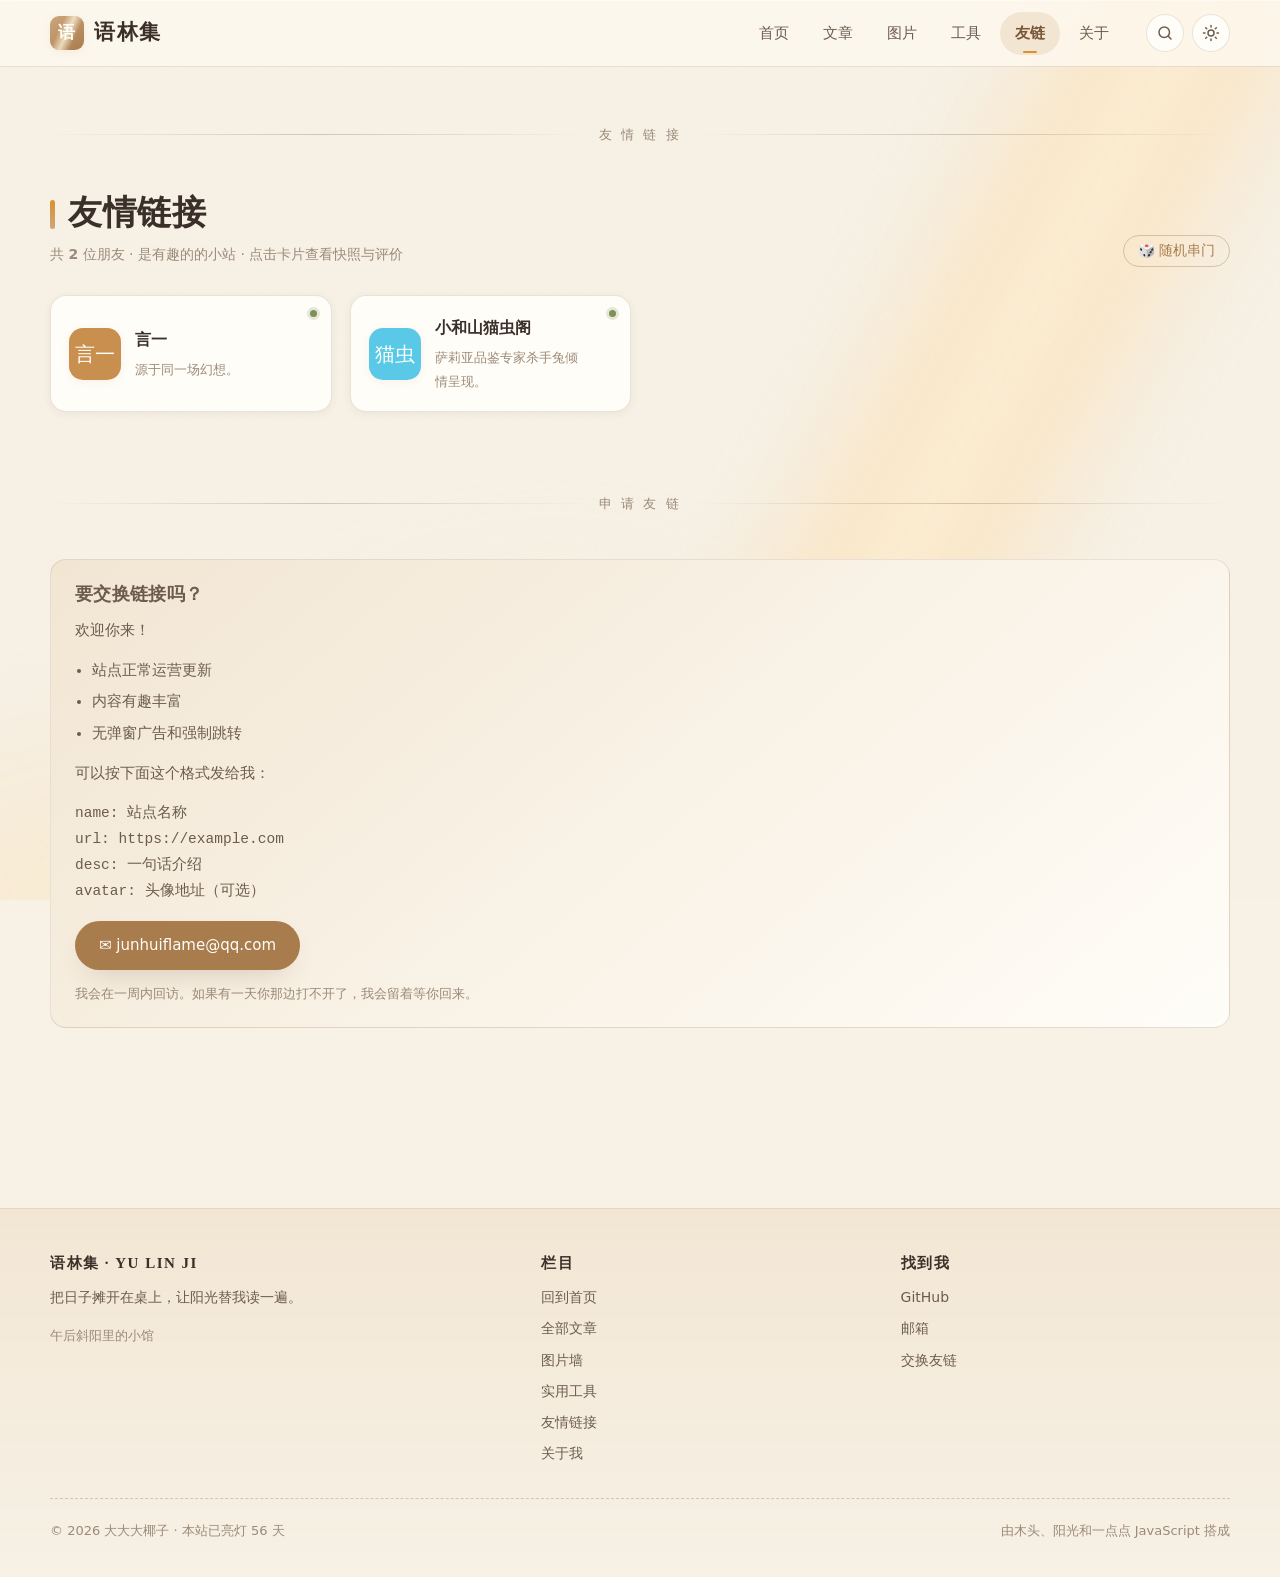
<file: links.html>
<!DOCTYPE html>
<html lang="zh-CN" data-theme="day">
  <head>
    <meta charset="UTF-8" />
    <meta name="viewport" content="width=device-width, initial-scale=1" />
    <title>友链 · 语林集</title>
    <meta name="description" content="亲爱的朋友们，都是有意思的空间。" />
    <meta name="theme-color" content="#f7f1e6" />
    <link
      rel="icon"
      href="data:image/svg+xml,%3Csvg xmlns='http://www.w3.org/2000/svg' viewBox='0 0 32 32'%3E%3Crect width='32' height='32' rx='8' fill='%23c99a63'/%3E%3Ctext x='16' y='23' font-size='19' text-anchor='middle' fill='%23fff8ec' font-family='serif'%3E语%3C/text%3E%3C/svg%3E"
    />
    <link rel="stylesheet" href="./assets/css/main.css" />
  </head>
  <body>
    <div id="nav"></div>

    <!-- 友链页文案：content/pages/links.js；友链卡片：content/links/friends.js。 详细说明见 content/README.md。 -->
    <main style="padding-top: 46px">
      <div class="wrap">
        <div class="divider-leaf" style="margin-top: 10px" data-copy="text01">友 情 链 接</div><!-- ★改这里：栏目标题 -->
        <div class="sec-head">
          <div>
            <h2 class="sec-title" data-copy="text02">友情链接</h2><!-- ★改这里：标题 -->
            <p style="color: var(--ink-3); font-size: 14px; margin: 6px 0 0">
              共 <b id="linkNum">0</b> 位朋友 · 是有趣的的小站 · 点击卡片查看快照与评价<!-- ★改这里：副标题（数量会自动填） -->
            </p>
          </div>
          <button class="more-link" id="randLink" data-copy="text03">🎲 随机串门</button><!-- ★改这里：右上角按钮文字 -->
        </div>

        <div class="link-grid" id="linkGrid"></div><!-- ← 友链卡片，数据在 content/ 的 LINKS -->

        <div class="divider-leaf" id="apply" data-copy="text04">申 请 友 链</div><!-- ★改这里：栏目标题（页脚「申请友链」链接指向这里的 id="apply"，改名记得同步） -->
        <div class="note-card">
          <h3 data-copy="text05">要交换链接吗？</h3><!-- ★改这里：卡片标题 -->
          <p data-copy="text06">欢迎你来！</p><!-- ★改这里：开场白 -->
          <ul>
            <!-- ★改这里：你的友链条件，随便增删条目 -->
            <li data-copy="text07">站点正常运营更新</li>
            <li data-copy="text08">内容有趣丰富</li>
            <li data-copy="text09">无弹窗广告和强制跳转</li>
          </ul>
          <p style="margin-top: 14px" data-copy="text10">可以按下面这个格式发给我：</p>
          <pre style="margin: 10px 0 16px"><code>name: 站点名称
url: https://example.com
desc: 一句话介绍
avatar: 头像地址（可选）</code></pre><!-- ★改这里：希望对方发给你的申请格式 -->
          <a class="btn" id="mailBtn" href="#" data-copy="text11">✉ 复制我的邮箱</a><!-- 按钮上的邮箱读的是 content/ 里 SITE.socials 的邮箱那项 -->
          <p style="font-size: 13px; color: var(--ink-3); margin: 12px 0 0" data-copy="text12">
            我会在一周内回访。如果有一天你那边打不开了，我会留着等你回来。<!-- ★改这里：末尾那句话 -->
          </p>
        </div>
      </div>
    </main>

    <div id="footer"></div>

    <!-- 内容文件：修改指南见 content/README.md；顺序与 content/files.json 保持一致。 -->
    <script src="./content/shared/site.js"></script>
    <script src="./content/shared/profile.js"></script>
    <script src="./content/shared/navigation.js"></script>
    <script src="./content/shared/footer.js"></script>
    <script src="./content/pages/home.js"></script>
    <script src="./content/pages/loading.js"></script>
    <script src="./content/pages/about.js"></script>
    <script src="./content/pages/post.js"></script>
    <script src="./content/gallery/photos.js"></script>
    <script src="./content/links/friends.js"></script>
    <script src="./content/tools/config.js"></script>
    <script src="./content/tools/food-areas.js"></script>
    <script src="./content/tools/food-spots.js"></script>
    <script src="./content/posts/index.js"></script>
    <script src="./content/posts/richimaj-start.js"></script>
    <script src="./content/posts/last-ten-minutes.js"></script>
    <script src="./content/posts/riichimaj-yaku-list.js"></script>
    <script src="./content/pages/links.js"></script>
    <script src="./assets/js/page-copy.js"></script>
    <script src="./assets/js/markdown.js"></script>
    <script src="./assets/js/app.js"></script>
    <script src="./assets/js/pages/links.js"></script>
  </body>
</html>
</file>
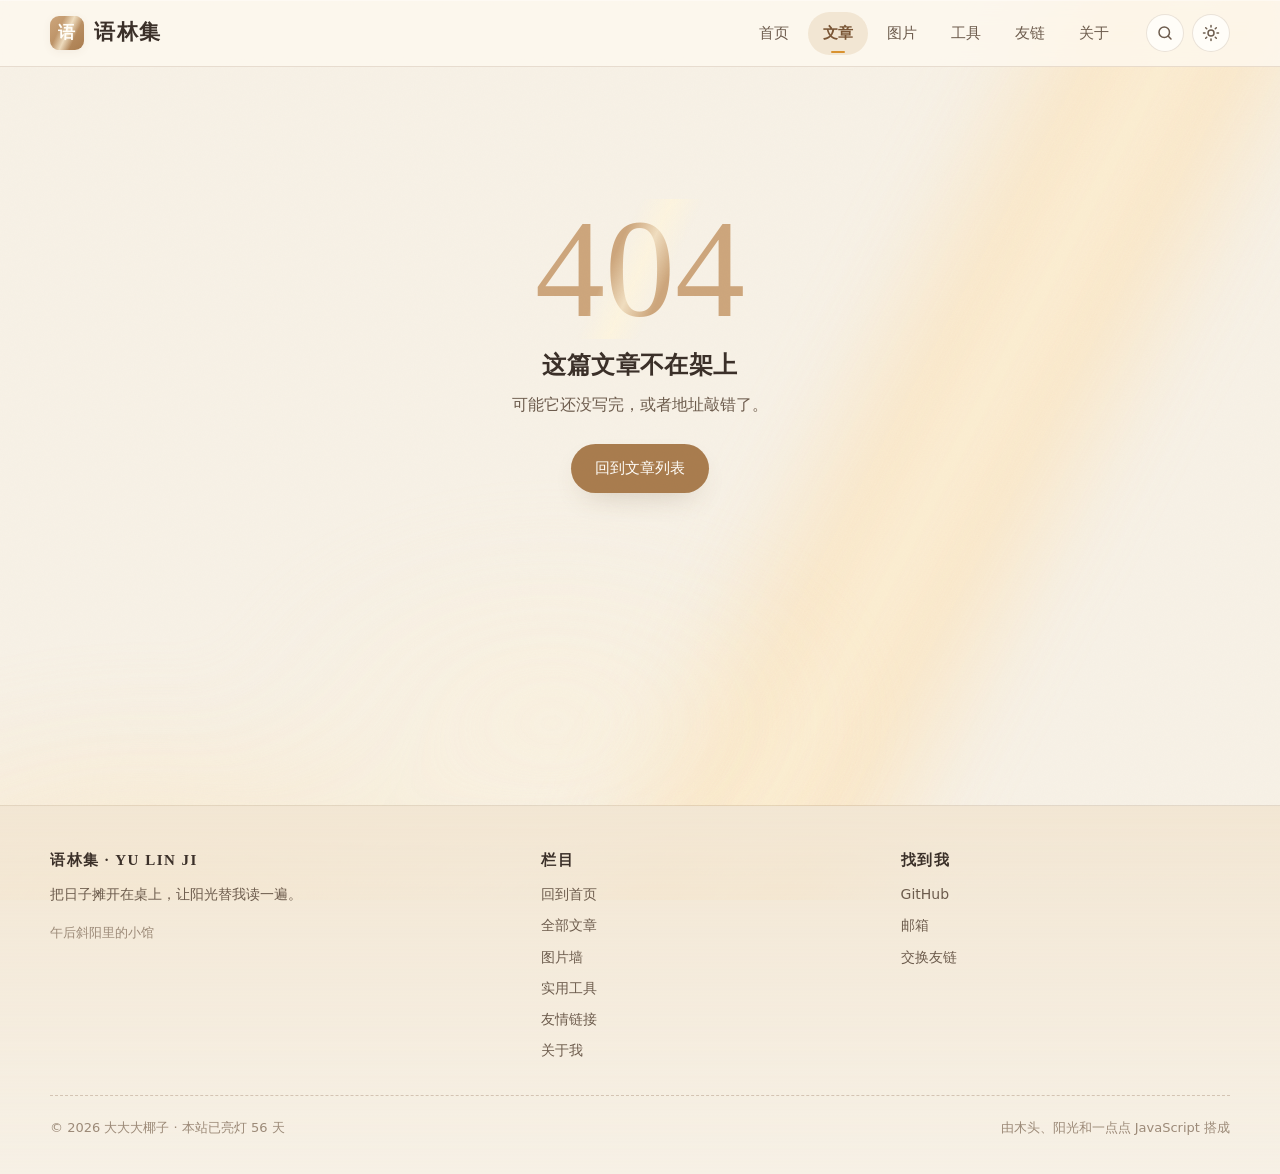
<file: post.html>
<!DOCTYPE html>
<html lang="zh-CN" data-theme="day">
  <head>
    <meta charset="UTF-8" />
    <meta name="viewport" content="width=device-width, initial-scale=1" />
    <title>文章 · 语林集</title>
    <meta name="description" content="语林集的一篇文章。" />
    <meta name="theme-color" content="#f7f1e6" />
    <link
      rel="icon"
      href="data:image/svg+xml,%3Csvg xmlns='http://www.w3.org/2000/svg' viewBox='0 0 32 32'%3E%3Crect width='32' height='32' rx='8' fill='%23c99a63'/%3E%3Ctext x='16' y='23' font-size='19' text-anchor='middle' fill='%23fff8ec' font-family='serif'%3E语%3C/text%3E%3C/svg%3E"
    />
    <link rel="stylesheet" href="./assets/css/main.css" />
  </head>
  <body>
    <div id="nav"></div>

    <!-- 文章正文：content/posts/；评论设置：content/pages/post.js。 详细说明见 content/README.md。 -->
    <main>
      <article id="article">
        <header class="article-head narrow">
          <div class="article-meta" id="topMeta"></div><!-- ← 日期 / 标签，自动生成 -->
          <h1 id="title">正在摊开纸张…</h1><!-- ★改这里：标题在读不到文章时显示的占位字（一般不用动） -->
          <div class="article-meta" id="subMeta"></div><!-- ← 字数 / 阅读时长 / 复制链接 -->
        </header>

        <div class="narrow"><div class="article-cover" id="cover"></div></div><!-- ← 封面图，来自该篇文章的 cover 字段 -->

        <div class="wrap">
          <div class="post-layout">
            <div class="prose" id="content"></div><!-- ← 正文用 Markdown 渲染出来的地方 -->
            <aside class="toc" id="toc"></aside><!-- ← 右侧目录，自动抓取正文里的 ## 和 ### 标题 -->
          </div>

          <div id="tags" style="margin-top: 34px"></div><!-- ← 文章末尾的标签 -->
          <div class="post-nav" id="postNav"></div><!-- ← 上一篇 / 下一篇，自动算 -->

          <section id="related" style="margin-top: 48px"></section><!-- ← 相关文章（按共同标签推荐） -->
          <div class="giscus-wrap" id="giscus"></div><!-- ← 评论区，在 content/ 的 SITE.giscus 里开启 -->
        </div>
      </article>
    </main>

    <div id="footer"></div>

    <!-- 内容文件：修改指南见 content/README.md；顺序与 content/files.json 保持一致。 -->
    <script src="./content/shared/site.js"></script>
    <script src="./content/shared/profile.js"></script>
    <script src="./content/shared/navigation.js"></script>
    <script src="./content/shared/footer.js"></script>
    <script src="./content/pages/home.js"></script>
    <script src="./content/pages/loading.js"></script>
    <script src="./content/pages/about.js"></script>
    <script src="./content/pages/post.js"></script>
    <script src="./content/gallery/photos.js"></script>
    <script src="./content/links/friends.js"></script>
    <script src="./content/tools/config.js"></script>
    <script src="./content/tools/food-areas.js"></script>
    <script src="./content/tools/food-spots.js"></script>
    <script src="./content/posts/index.js"></script>
    <script src="./content/posts/richimaj-start.js"></script>
    <script src="./content/posts/last-ten-minutes.js"></script>
    <script src="./content/posts/riichimaj-yaku-list.js"></script>
    <script src="./assets/js/markdown.js"></script>
    <script src="./assets/js/app.js"></script>
    <script src="./assets/js/pages/post.js"></script>
  </body>
</html>
</file>
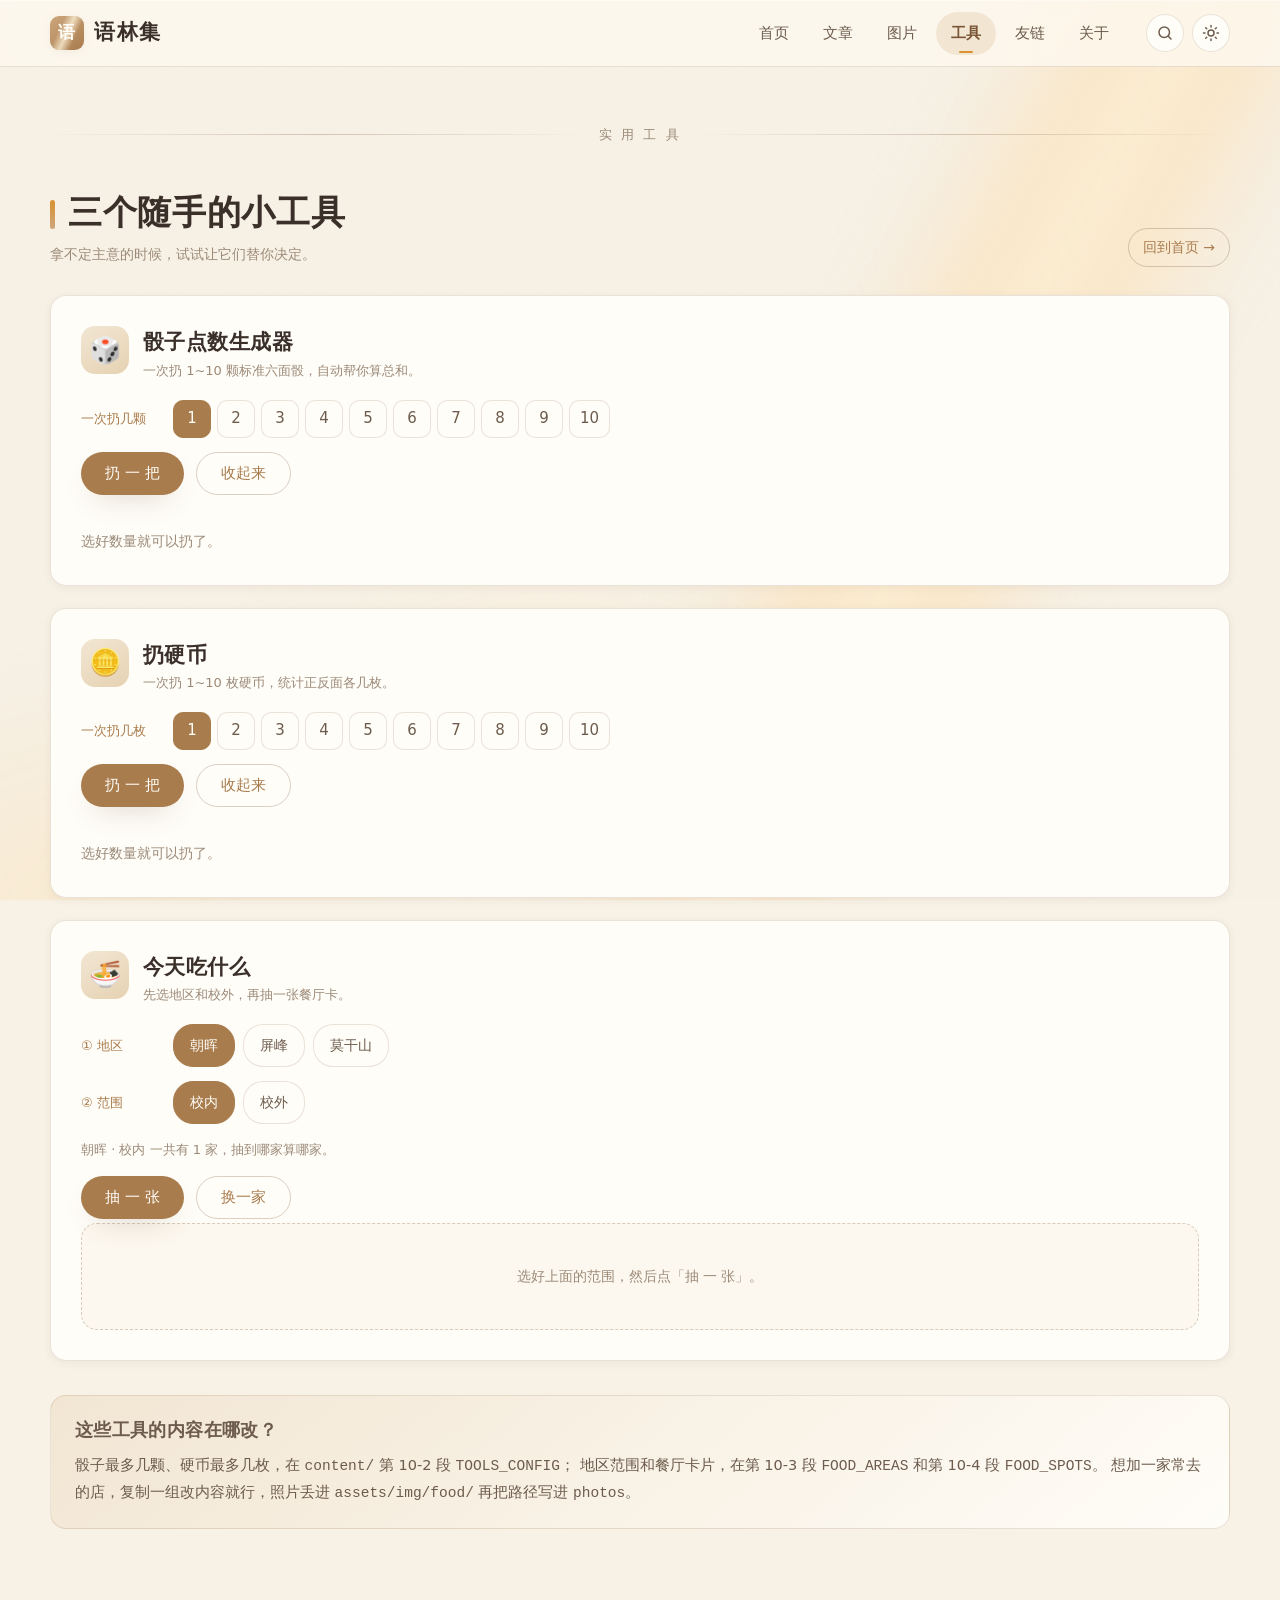
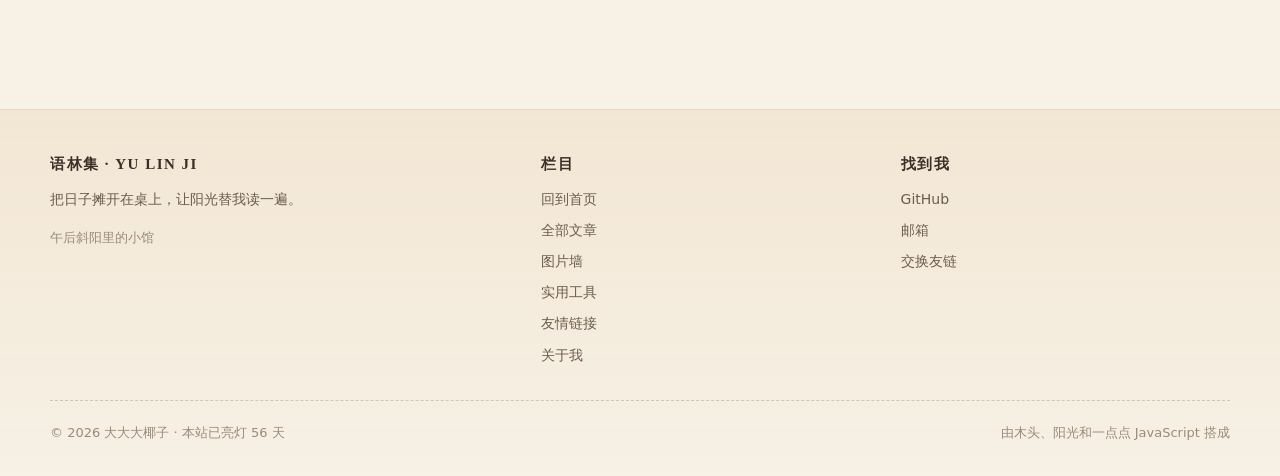
<file: tools.html>
<!DOCTYPE html>
<html lang="zh-CN" data-theme="day">
  <head>
    <meta charset="UTF-8" />
    <meta name="viewport" content="width=device-width, initial-scale=1" />
    <title>实用工具 · 语林集</title><!-- ★改这里：浏览器标签标题 -->
    <meta name="description" content="骰子点数生成器、扔硬币、今天吃什么 —— 三个随手用的小工具。" /><!-- ★改这里：页面介绍 -->
    <meta name="theme-color" content="#f7f1e6" />
    <link
      rel="icon"
      href="data:image/svg+xml,%3Csvg xmlns='http://www.w3.org/2000/svg' viewBox='0 0 32 32'%3E%3Crect width='32' height='32' rx='8' fill='%23c99a63'/%3E%3Ctext x='16' y='23' font-size='19' text-anchor='middle' fill='%23fff8ec' font-family='serif'%3E语%3C/text%3E%3C/svg%3E"
    />
    <link rel="stylesheet" href="./assets/css/main.css" />
  </head>
  <!-- 工具页文案：content/pages/tools.js；参数与餐厅：content/tools/。 详细说明见 content/README.md。 -->
  <body>
    <div id="nav"></div>

    <main style="padding-top: 46px">
      <div class="wrap">
        <div class="divider-leaf" style="margin-top: 10px" data-copy="text01">实 用 工 具</div><!-- ★改这里：栏目标题 -->
        <div class="sec-head">
          <div>
            <h2 class="sec-title" data-copy="text02">三个随手的小工具</h2><!-- ★改这里：标题 -->
            <p style="color: var(--ink-3); font-size: 14px; margin: 6px 0 0" data-copy="text22">
              拿不定主意的时候，试试让它们替你决定。<!-- ★改这里：副标题 -->
            </p>
          </div>
          <a class="more-link" href="./home.html" data-copy="text03">回到首页 →</a><!-- ★改这里：右上角链接 -->
        </div>

        <!-- ============ ① 骰子点数生成器 ============ -->
        <section class="tool-panel card reveal" id="tool-dice">
          <div class="tool-head">
            <span class="tool-icon" id="diceIcon">🎲</span><!-- 图标来自 content/ 的 TOOLS，这里只是没加载时的兜底 -->
            <div>
              <h3 id="diceName" data-copy="text23">骰子点数生成器</h3><!-- 名字来自 content/ 的 TOOLS -->
              <p class="tool-sub" id="diceDesc" data-copy="text04">是玩几把小的好呢，还是玩几把大的？</p>
            </div>
          </div>

          <div class="tool-row">
            <span class="tool-label" data-copy="text05">一次扔几颗</span><!-- ★改这里：这行小标题 -->
            <div class="num-picks" id="dicePick"></div><!-- 按钮由 content/ 的 TOOLS_CONFIG.diceMax 自动生成 -->
          </div>

          <div class="tool-actions">
            <button class="btn" id="diceRoll" data-copy="text06">扔 一 把</button><!-- ★改这里：按钮文字 -->
            <button class="btn ghost" id="diceClear" data-copy="text07">收起来</button><!-- ★改这里：第二个按钮 -->
          </div>

          <div class="dice-tray" id="diceTray"></div><!-- 骰子落在这里 -->
          <div class="tool-result" id="diceResult" data-copy="text08">选好数量就可以扔了。</div><!-- ★改这里：没扔之前的提示 -->
        </section>

        <!-- ============ ② 扔硬币 ============ -->
        <section class="tool-panel card reveal" id="tool-coin">
          <div class="tool-head">
            <span class="tool-icon" id="coinIcon">🪙</span>
            <div>
              <h3 id="coinName" data-copy="text24">扔硬币</h3>
              <p class="tool-sub" id="coinDesc" data-copy="text09">正面是花花，反面是贵族朋友。等会帮你数正反面。</p>
            </div>
          </div>

          <div class="tool-row">
            <span class="tool-label" data-copy="text10">一次扔几枚</span><!-- ★改这里：这行小标题 -->
            <div class="num-picks" id="coinPick"></div>
          </div>

          <div class="tool-actions">
            <button class="btn" id="coinRoll" data-copy="text11">扔 一 把</button><!-- ★改这里：按钮文字 -->
            <button class="btn ghost" id="coinClear" data-copy="text12">收起来</button>
          </div>

          <div class="coin-tray" id="coinTray"></div>
          <div class="tool-result" id="coinResult" data-copy="text13">选好数量就可以扔了。</div>
        </section>

        <!-- ============ ③ 今天吃什么 ============ -->
        <section class="tool-panel card reveal" id="tool-food">
          <div class="tool-head">
            <span class="tool-icon" id="foodIcon">🍜</span>
            <div>
              <h3 id="foodName" data-copy="text25">今天吃什么</h3>
              <p class="tool-sub" id="foodDesc" data-copy="text14">先选地区和校内外，再抽一张餐厅卡。</p>
            </div>
          </div>

          <!-- 一级：地区。选项来自 content/ 的 FOOD_AREAS -->
          <div class="tool-row">
            <span class="tool-label" data-copy="text15">① 地区</span><!-- ★改这里：这行小标题 -->
            <div class="seg" id="foodArea"></div>
          </div>

          <!-- 二级：校内 / 校外。选项跟着上面选的地区变 -->
          <div class="tool-row">
            <span class="tool-label" data-copy="text16">② 范围</span><!-- ★改这里：这行小标题 -->
            <div class="seg" id="foodZone"></div>
          </div>

          <div class="tool-row">
            <span class="tool-hint" id="foodCount" data-copy="text17">—</span>
          </div>

          <div class="tool-actions">
            <button class="btn" id="foodDraw" data-copy="text18">抽 一 张</button><!-- ★改这里：按钮文字 -->
            <button class="btn ghost" id="foodAgain" data-copy="text19">换一家</button>
          </div>

          <div id="foodSlot"><!-- 抽出来的餐厅卡会出现在这里，内容来自 content/ 的 FOOD_SPOTS -->
            <div class="food-empty" data-copy="text20">选好上面的范围，然后点「抽 一 张」。</div><!-- ★改这里：没抽之前的提示 -->
          </div>
        </section>

        <div class="note-card" style="margin-top: 34px">
          <h3 data-copy="text21">这些工具的内容在哪改？</h3>
          <p style="margin: 0">
            骰子最多几颗、硬币最多几枚，在 <code>content/</code> 第 10-2 段 <code>TOOLS_CONFIG</code>；
            地区范围和餐厅卡片，在第 10-3 段 <code>FOOD_AREAS</code> 和第 10-4 段 <code>FOOD_SPOTS</code>。
            想加一家常去的店，复制一组改内容就行，照片丢进 <code>assets/img/food/</code> 再把路径写进 <code>photos</code>。
          </p>
        </div>
      </div>
    </main>

    <div id="footer"></div>

    <!-- 内容文件：修改指南见 content/README.md；顺序与 content/files.json 保持一致。 -->
    <script src="./content/shared/site.js"></script>
    <script src="./content/shared/profile.js"></script>
    <script src="./content/shared/navigation.js"></script>
    <script src="./content/shared/footer.js"></script>
    <script src="./content/pages/home.js"></script>
    <script src="./content/pages/loading.js"></script>
    <script src="./content/pages/about.js"></script>
    <script src="./content/pages/post.js"></script>
    <script src="./content/gallery/photos.js"></script>
    <script src="./content/links/friends.js"></script>
    <script src="./content/tools/config.js"></script>
    <script src="./content/tools/food-areas.js"></script>
    <script src="./content/tools/food-spots.js"></script>
    <script src="./content/posts/index.js"></script>
    <script src="./content/posts/richimaj-start.js"></script>
    <script src="./content/posts/last-ten-minutes.js"></script>
    <script src="./content/posts/riichimaj-yaku-list.js"></script>
    <script src="./content/pages/tools.js"></script>
    <script src="./assets/js/page-copy.js"></script>
    <script src="./assets/js/markdown.js"></script>
    <script src="./assets/js/app.js"></script>
    <script src="./assets/js/pages/tools.js"></script>
  </body>
</html>
</file>
<file: assets/css/loading.css>
/* ============================================================
   语林集 · 加载页（推门前的一分钟）
   明亮版：暖阳漫射，通透舒服

   ★ 这个样式表只管「加载页」；主站的样式在 main.css
   ★ 想改的内容对应的位置：
       · 背景大图           → 下面 .bg 里的 url("../img/loading.jpg")
       · 亮度 / 左侧光晕    → 下面 .veil（透明度越小越亮，详见该处注释）
       · 美句文字样式       → 搜 .q-text / .q-by
       · 进度条样式         → 搜 .bar
       · 「推门而入」按钮   → 搜 .door
       · 句子内容本身       → assets/js/data.js 的 QUOTES
       · 站名、按钮文字     → index.html
   ★ 下面 :root 里这几个变量是加载页专属配色，改了只影响这一页
   ============================================================ */
:root {
  --warm-1: #f2e6d2; /* 页面底色（图还没出来时显示的颜色） */
  --warm-2: #8a6242; /* 木色，用于分隔线之类 */
  --cream: #fffaf0; /* 奶白，按钮和文字衬底 */
  --ink-warm: #46311f; /* 正文深木色（句子、标题的颜色） */
  --honeysolid: #e8b45f; /* 琥珀色，进度条和「推门而入」按钮的颜色 */
  --wood: #c99a63; /* 辅助木色 */
  --serif: "Noto Serif SC", "Source Han Serif SC", "Songti SC", "STSong",
    "SimSun", Georgia, serif;
  --sans: -apple-system, BlinkMacSystemFont, "PingFang SC", "Microsoft YaHei",
    system-ui, sans-serif;
}

* {
  box-sizing: border-box;
}
html,
body {
  height: 100%;
  margin: 0;
}
body {
  background: var(--warm-1);
  color: var(--ink-warm);
  font-family: var(--sans);
  overflow: hidden;
}

.stage {
  position: relative;
  height: 100%;
  width: 100%;
  overflow: hidden;
}

/* ---------- 背景 ---------- */
.bg {
  position: absolute;
  inset: 0;
  /* ★改这里：换背景大图。把新图放进 assets/img/，然后把路径改过来
     不想让它缓慢推镜：把下面 animation 那行删掉
     想更亮 / 更淡：调 filter 里的 brightness(1.06) 数值 */
  background: url("../img/loading.jpg") center / cover no-repeat;
  transform: scale(1.06);
  animation: kenburns 26s ease-in-out infinite alternate;
  filter: saturate(1.06) brightness(1.06) contrast(1.01);
}
@keyframes kenburns {
  0% {
    transform: scale(1.04) translate3d(0, 0, 0);
  }
  100% {
    transform: scale(1.13) translate3d(-1.6%, -1.2%, 0);
  }
}
/* 遮罩：整体提亮，只在文字区铺一层暖白柔光
   ★左边太暗/想更通透：把下面 linear-gradient 第一个 0.66 调小（如 0.5）
     左边太亮/文字看不清：把它调大（如 0.75） */
.veil {
  position: absolute;
  inset: 0;
  background: radial-gradient(
      120% 90% at 80% 38%,
      rgba(255, 240, 210, 0.34) 0%,
      transparent 54%
    ),
    linear-gradient(
      100deg,
      rgba(255, 251, 242, 0.66) 0%,
      rgba(255, 250, 240, 0.44) 32%,
      rgba(255, 249, 236, 0.14) 62%,
      rgba(255, 243, 224, 0.26) 100%
    ),
    linear-gradient(to top, rgba(70, 48, 28, 0.3), transparent 42%);
}
/* 斜射光带（明亮柔和） */
.veil::after {
  content: "";
  position: absolute;
  inset: -20% -10%;
  background: linear-gradient(
    108deg,
    transparent 34%,
    rgba(255, 250, 232, 0.4) 44%,
    rgba(255, 253, 246, 0.58) 50%,
    rgba(255, 250, 232, 0.4) 56%,
    transparent 66%
  );
  filter: blur(22px);
  animation: sway 16s ease-in-out infinite alternate;
}
@keyframes sway {
  0% {
    transform: translateX(-4%) rotate(-1deg);
    opacity: 0.7;
  }
  100% {
    transform: translateX(4%) rotate(1.5deg);
    opacity: 1;
  }
}

/* ---------- 浮尘 ---------- */
.dust {
  position: absolute;
  inset: 0;
  overflow: hidden;
  pointer-events: none;
}
.dust i {
  position: absolute;
  width: 3px;
  height: 3px;
  border-radius: 50%;
  background: rgba(255, 255, 250, 0.95);
  box-shadow: 0 0 8px rgba(255, 244, 224, 0.9);
  animation: float linear infinite;
}
@keyframes float {
  0% {
    transform: translate3d(0, 0, 0);
    opacity: 0;
  }
  12% {
    opacity: 0.9;
  }
  80% {
    opacity: 0.55;
  }
  100% {
    transform: translate3d(var(--dx), -70vh, 0);
    opacity: 0;
  }
}

/* ---------- 顶部 ---------- */
.top {
  position: absolute;
  top: clamp(20px, 4vh, 40px);
  left: clamp(22px, 5vw, 62px);
  display: flex;
  align-items: center;
  gap: 14px;
  z-index: 5;
  animation: fadeDown 1s 0.2s both;
}
.mark {
  width: 42px;
  height: 42px;
  border-radius: 12px;
  display: grid;
  place-items: center;
  font-family: var(--serif);
  font-size: 20px;
  color: #fff8ec;
  background: linear-gradient(140deg, var(--wood), var(--warm-2));
  box-shadow: 0 8px 20px -8px rgba(90, 62, 38, 0.5);
}
.top .t1 {
  font-family: var(--serif);
  font-size: 20px;
  letter-spacing: 0.24em;
  color: var(--ink-warm);
  text-shadow: 0 1px 12px rgba(255, 252, 244, 0.9);
}
.top .t2 {
  font-size: 11px;
  letter-spacing: 0.34em;
  color: rgba(70, 49, 31, 0.6);
  margin-top: 2px;
}

/* ---------- 中央 ---------- */
.center {
  position: absolute;
  left: clamp(22px, 6vw, 92px);
  top: 50%;
  transform: translateY(-50%);
  max-width: min(640px, 82vw);
  z-index: 6;
}

/* 美句 */
.quote {
  min-height: 168px;
}
.q-text {
  font-family: var(--serif);
  font-size: clamp(22px, 3.4vw, 38px);
  line-height: 1.62;
  margin: 0 0 16px;
  font-weight: 600;
  letter-spacing: 0.03em;
  /* pre-line：让 data.js 里美句中的 \n 真的换行，长句才能分几行站住 */
  white-space: pre-line;
  color: var(--ink-warm);
  text-shadow: 0 2px 20px rgba(255, 252, 244, 0.95),
    0 1px 4px rgba(255, 252, 244, 0.95);
  transition: opacity 0.75s ease, transform 0.75s ease;
}
.q-by {
  font-size: 13px;
  letter-spacing: 0.2em;
  color: rgba(70, 49, 31, 0.68);
  margin: 0;
  transition: opacity 0.75s ease, transform 0.75s ease;
}
.quote.out .q-text,
.quote.out .q-by {
  opacity: 0;
  transform: translateY(-10px);
}
.quote.in .q-text,
.quote.in .q-by {
  animation: quoteIn 1s cubic-bezier(0.2, 0.8, 0.3, 1) both;
}
@keyframes quoteIn {
  from {
    opacity: 0;
    transform: translateY(16px);
    filter: blur(4px);
  }
  to {
    opacity: 1;
    transform: none;
    filter: none;
  }
}
.q-mark {
  font-family: var(--serif);
  font-size: 54px;
  line-height: 1;
  color: var(--wood);
  opacity: 0.55;
  display: block;
  margin-bottom: -6px;
}

/* 进度 */
.loader {
  width: min(420px, 76vw);
  margin: 8px 0 26px;
  animation: fadeUp 1s 0.5s both;
}
.bar {
  height: 3px;
  border-radius: 3px;
  background: rgba(70, 49, 31, 0.16);
  overflow: hidden;
}
.bar i {
  display: block;
  height: 100%;
  width: 0;
  border-radius: 3px;
  background: linear-gradient(90deg, var(--wood), var(--honeysolid));
  box-shadow: 0 0 12px rgba(232, 180, 95, 0.75);
  transition: width 0.35s cubic-bezier(0.2, 0.8, 0.3, 1);
}
.status {
  display: flex;
  justify-content: space-between;
  font-size: 12px;
  letter-spacing: 0.14em;
  color: rgba(70, 49, 31, 0.66);
  margin-top: 10px;
}

/* 门 */
.door {
  position: relative;
  display: inline-flex;
  align-items: center;
  gap: 14px;
  padding: 15px 34px;
  border-radius: 999px;
  font-size: 15px;
  letter-spacing: 0.2em;
  color: #4a3018;
  background: linear-gradient(140deg, #fbe6c2, var(--honeysolid));
  box-shadow: 0 14px 32px -14px rgba(180, 128, 60, 0.85),
    0 2px 0 rgba(255, 255, 255, 0.5) inset;
  opacity: 0;
  transform: translateY(14px);
  pointer-events: none;
  transition: 0.5s cubic-bezier(0.2, 0.8, 0.3, 1);
  overflow: hidden;
  animation: fadeUp 0.9s 0.7s both;
}
.door.ready {
  opacity: 1;
  transform: none;
  pointer-events: auto;
}
.door::after {
  content: "";
  position: absolute;
  inset: 0;
  background: linear-gradient(
    110deg,
    transparent 34%,
    rgba(255, 255, 255, 0.8) 50%,
    transparent 66%
  );
  transform: translateX(-130%);
}
.door.ready:hover::after {
  transform: translateX(130%);
  transition: 0.85s;
}
.door.ready:hover {
  transform: translateY(-3px);
  box-shadow: 0 20px 42px -14px rgba(180, 128, 60, 0.95);
}
.door .arrow {
  font-style: normal;
  transition: transform 0.3s;
}
.door.ready:hover .arrow {
  transform: translateX(5px);
}
.door:disabled {
  filter: grayscale(0.35) brightness(0.94);
}
/* 待机光环 */
.door.ready::before {
  content: "";
  position: absolute;
  inset: -3px;
  border-radius: 999px;
  border: 1px solid rgba(201, 154, 99, 0.6);
  animation: halo 2.6s ease-out infinite;
}
@keyframes halo {
  0% {
    transform: scale(1);
    opacity: 0.75;
  }
  100% {
    transform: scale(1.16);
    opacity: 0;
  }
}
.hint {
  font-size: 12px;
  letter-spacing: 0.18em;
  color: rgba(70, 49, 31, 0.55);
  margin-top: 16px;
  animation: fadeUp 1s 0.9s both;
  transition: 0.4s;
}

/* ---------- 底部 ---------- */
.bot {
  position: absolute;
  left: clamp(22px, 5vw, 62px);
  right: clamp(22px, 5vw, 62px);
  bottom: clamp(18px, 3.4vh, 34px);
  display: flex;
  justify-content: space-between;
  font-size: 11.5px;
  letter-spacing: 0.2em;
  color: rgba(255, 250, 240, 0.72);
  text-shadow: 0 1px 10px rgba(60, 40, 22, 0.55);
  z-index: 5;
  animation: fadeUp 1s 1.1s both;
  flex-wrap: wrap;
  gap: 10px;
}

/* ---------- 出场转场 ---------- */
.wipe {
  position: fixed;
  inset: 0;
  z-index: 50;
  pointer-events: none;
  background: radial-gradient(
    circle at var(--wx, 50%) var(--wy, 50%),
    #fffaf0 0%,
    #ffeed2 34%,
    #f9dfb4 60%,
    rgba(249, 223, 180, 0) 72%
  );
  opacity: 0;
  transform: scale(0);
  transition: transform 1s cubic-bezier(0.4, 0, 0.2, 1), opacity 0.9s ease;
}
.wipe.go {
  opacity: 1;
  transform: scale(3.4);
}
.stage.leave {
  animation: leave 1s cubic-bezier(0.4, 0, 0.2, 1) forwards;
}
@keyframes leave {
  to {
    opacity: 0;
    transform: scale(1.06);
    filter: brightness(1.35) blur(6px);
  }
}

@keyframes fadeUp {
  from {
    opacity: 0;
    transform: translateY(18px);
  }
  to {
    opacity: 1;
    transform: none;
  }
}
@keyframes fadeDown {
  from {
    opacity: 0;
    transform: translateY(-14px);
  }
  to {
    opacity: 1;
    transform: none;
  }
}

@media (max-width: 640px) {
  .quote {
    min-height: 190px;
  }
  .q-text {
    font-size: 21px;
  }
  .door {
    padding: 13px 26px;
    letter-spacing: 0.14em;
  }
}
@media (prefers-reduced-motion: reduce) {
  .bg,
  .veil::after,
  .dust {
    animation: none;
  }
}
</file>
<file: assets/css/main.css>
/* ============================================================
   语林集 · YU LIN JI
   午后斜阳 × 现代原木 · 设计系统

   ★ 想改颜色 / 圆角 / 字体 / 页面宽度，全部在下面的「1. 设计变量」里改，
     改一处全站跟着变，不用碰后面的代码。

   ★ 下面直接搜数字就能跳到对应段落，例如搜「13. 文章正文」：
     1. 设计变量            ← 配色 / 圆角 / 字体 / 宽度 ★最常改
     2. 基础重置            盒子模型、滚动、正文字体
     3. 阳光斜照 · 环境光影  背景那两团柔光 + 纸张颗粒感
     4. 排版                各级标题、段落的基础样式
     5. 导航                顶部那条导航（含手机端收起菜单）
     6. 按钮 / 卡片         按钮、圆角标签、"关 于 主 人" 那种小标题
     7. 首页 Hero           首页首屏的大标题区
     8. 个人介绍            头像 + 介绍 + 统计数字
     9. 文章卡片            首页和文章列表页的卡片
    10. 图片墙             瀑布流 + 点开看大图的灯箱
    11. 友链                友链卡片网格
    11.5 实用工具            骰子 / 硬币 / 今天吃什么（骰子硬币用固定实物色）
    12. 时间轴              关于页那条竖线大事记
    13. 文章正文            .prose —— 标题、引用、代码块、表格
    14. 工具条              目录、代码块复制按钮等
    15. 页脚                底部三栏
    16. 进场动画            .reveal 滚动浮现
    17. 杂项                回到顶部、阅读进度条等
    18. 入站暖光扫过        从加载页推门进来时那一道光
    19. 筛选条 / 内联搜索    文章页的标签筛选 + 搜索框
    20. 技能条              关于页的能力百分比
    20.5 此刻               首页「在读 / 在听 / 在拍」
    21. 联系卡 / 友链说明    关于页底部的说明卡
    22. 404                 走丢页
   ※ 手机端的适配（@media）分散写在各段落里，跟它管的东西放在一起
   ============================================================ */

/* ---------- 1. 设计变量 ---------- */
:root {
  /* ★改这里：整套配色。
     每个变量什么意思：
       --bg / --bg-2   页面底色（白天）：从浅到深两个档
       --paper         卡片、白色区域的底色
       --wood-50~700   木色阶梯，数字越大越深：
                       50 最浅（背景色块）→ 500 主木色（链接、强调）→ 700 最深（标题）
       --ink           正文主色（字）
       --ink-2         次要文字
       --ink-3         辅助说明的小灰字
       --amber         琥珀色，用于「置顶」标记、进度条这类点缀
       --leaf          叶子的绿，用于点缀装饰
     想换成更冷/更暖的风格，把这十几行整体换掉就行（后面的代码都引用这些名字） */
  /* 底色：暖米、木色、墨棕 */
  --bg: #f7f1e6;
  --bg-2: #fdf8ef;
  --paper: #fffdf8;
  --wood-50: #f2e6d3;
  --wood-100: #e6d2b2;
  --wood-300: #cda67c;
  --wood-500: #a97c4e;
  --wood-700: #7a5636;
  --ink: #3b3029;
  --ink-2: #6d5c4d;
  --ink-3: #9c8a78;
  --amber: #d9922f;
  --amber-soft: #f0c689;
  --leaf: #7e8f58;

  /* 描边和分隔线的颜色，数字越小越淡 */
  --line: rgba(122, 86, 54, 0.16);
  --line-2: rgba(122, 86, 54, 0.28);

  /* 卡片阴影：sm 浅 / md 中 / lg 深 */
  --shadow-sm: 0 2px 8px rgba(122, 86, 54, 0.07);
  --shadow-md: 0 12px 30px -14px rgba(90, 62, 38, 0.3);
  --shadow-lg: 0 28px 64px -28px rgba(90, 62, 38, 0.42);

  /* ★改这里：圆角大小。想让卡片更硬朗就调小，更柔和就调大 */
  --radius-s: 10px;
  --radius: 16px;
  --radius-l: 24px;

  /* 背景那两团柔光的颜色（参考第 4 段 .sunwash） */
  --sun-glow: rgba(255, 216, 154, 0.55);
  --sun-bright: rgba(255, 240, 210, 0.85);

  /* ★改这里：层级表——谁盖在谁上面。
     全站所有 z-index 都引用这几个变量，不要再写死数字，
     否则又会出现「菜单被正文盖住」这种层级打架的问题。
       背景光 0  →  噪点 1  →  正文 2
       导航栏 60  →  回到顶部 70  →  阅读进度 80
       入站暖光 130  →  搜索 190  →  灯箱 200  →  友链弹窗 220 */
  --z-bg: 0;
  --z-grain: 1;
  --z-content: 2;
  --z-nav: 60;
  --z-totop: 70;
  --z-progress: 80;
  --z-burst: 130;
  --z-search: 190;
  --z-lightbox: 200;
  --z-modal: 220;

  /* 字体：衬线用于标题，无衬线用于正文。想换字体在这两行开头加你想要的字体名 */
  --font-serif: "Noto Serif SC", "Source Han Serif SC", "Songti SC", "STSong",
    "SimSun", Georgia, serif;
  --font-sans: -apple-system, BlinkMacSystemFont, "PingFang SC",
    "Hiragino Sans GB", "Microsoft YaHei", system-ui, sans-serif;

  /* 页面上一层极淡的颗粒噪点，让画面像纸。想去掉颗粒感：到 .grain 那一段把 opacity 改成 0 */
  --noise: url("data:image/svg+xml,%3Csvg xmlns='http://www.w3.org/2000/svg' width='140' height='140'%3E%3Cfilter id='n'%3E%3CfeTurbulence type='fractalNoise' baseFrequency='.85' numOctaves='3'/%3E%3C/filter%3E%3Crect width='140' height='140' filter='url(%23n)' opacity='.5'/%3E%3C/svg%3E");

  --maxw: 1180px; /* ★改这里：内容区最大宽度（px）。想让页面更宽就加大 */

  /* ★改这里：导航栏高度。改了它，下面这些会自动跟着变：
       导航条本身的高度、手机菜单的最大高度、
       滚动到锚点时给导航预留的空隙（不然标题会被导航压住） */
  --nav-h: 66px;
}

/* ---------- 夜色：点右上角按钮切到「灯下」时的配色 ----------
   两套同名变量一一对应，上面改了这里最好也跟着改 */
[data-theme="night"] {
  --bg: #221d1a;
  --bg-2: #2b2521;
  --paper: #322b25;
  --wood-50: #3a312a;
  --wood-100: #463a30;
  --wood-300: #7d6247;
  --wood-500: #b08a5d;
  --wood-700: #d8b489;
  --ink: #efe3d3;
  --ink-2: #c6b5a1;
  --ink-3: #93826f;
  --amber: #e8b45f;
  --amber-soft: #f4d6a0;
  --leaf: #9aa872;
  --line: rgba(232, 180, 95, 0.16);
  --line-2: rgba(232, 180, 95, 0.3);
  --shadow-sm: 0 2px 8px rgba(0, 0, 0, 0.25);
  --shadow-md: 0 12px 30px -14px rgba(0, 0, 0, 0.6);
  --shadow-lg: 0 28px 64px -28px rgba(0, 0, 0, 0.7);
  --sun-glow: rgba(232, 180, 95, 0.16);
  --sun-bright: rgba(255, 226, 176, 0.22);
}

/* ---------- 2. 基础重置 ---------- */
* {
  box-sizing: border-box;
}
html {
  scroll-behavior: smooth;
}
/* 导航是吸顶的，直接跳到某个 id 时，那块内容会被导航压住一截。
   这里统一给所有锚点目标留出导航的高度 + 一点呼吸。
   （影响：文章页右侧目录跳转、页脚「交换友链」等 #xxx 链接） */
[id] {
  scroll-margin-top: calc(var(--nav-h) + 22px);
}
body {
  margin: 0;
  background: var(--bg);
  color: var(--ink);
  font-family: var(--font-sans);
  font-size: 16px;
  line-height: 1.8;
  -webkit-font-smoothing: antialiased;
  /* 横向溢出兜底。
     ⚠ 不要用 hidden 收尾：hidden 会把 body 变成滚动容器，
       里面的 position:sticky（导航栏、文章页目录）就再也不吸顶了。
       clip 只裁剪、不产生滚动容器，所以最后一行的 clip 必须保留；
       上一行 hidden 是给不支持 clip 的老浏览器兜底的。 */
  overflow-x: hidden;
  overflow-x: clip;
}
img {
  max-width: 100%;
  display: block;
}
a {
  color: inherit;
  text-decoration: none;
}
button {
  font-family: inherit;
  cursor: pointer;
  border: none;
  background: none;
  color: inherit;
}
::selection {
  background: var(--amber-soft);
  color: var(--ink);
}

/* 滚动条 */
::-webkit-scrollbar {
  width: 10px;
  height: 10px;
}
::-webkit-scrollbar-track {
  background: var(--wood-50);
}
::-webkit-scrollbar-thumb {
  background: var(--wood-300);
  border-radius: 10px;
  border: 2px solid var(--wood-50);
}
[data-theme="night"] ::-webkit-scrollbar-track {
  background: var(--wood-50);
}
[data-theme="night"] ::-webkit-scrollbar-thumb {
  background: var(--wood-300);
  border-color: var(--wood-50);
}

/* ---------- 3. 阳光斜照 · 环境光影 ----------
   全站背景上那层「阳光感」。想要更淡：把下面 opacity 调小；
   完全不要背景光：把 .sunwash 整段的 opacity 设成 0 或直接删掉这一段
   （★注意：这里刻意没有条纹，之前是窗棂条纹，已经换成两团柔光了） */
.sunwash {
  position: fixed;
  inset: 0;
  pointer-events: none;
  z-index: var(--z-bg);
  overflow: hidden;
}
/* 斜射光带 */
.sunwash::before {
  content: "";
  position: absolute;
  top: -20%;
  right: -12%;
  width: 78vw;
  height: 150vh;
  background: linear-gradient(
    112deg,
    transparent 38%,
    var(--sun-glow) 47%,
    var(--sun-bright) 50%,
    var(--sun-glow) 53%,
    transparent 62%
  );
  transform: rotate(6deg);
  filter: blur(26px);
  opacity: 0.75;
  animation: sunbreathe 14s ease-in-out infinite alternate;
  /* 性能：这层一直在动，单独提成合成层，避免每帧把整屏重画一遍 */
  will-change: transform, opacity;
}
/* 地面柔光（无条纹） */
.sunwash::after {
  content: "";
  position: absolute;
  bottom: -24%;
  left: -14%;
  width: 84vw;
  height: 78vh;
  background: radial-gradient(
      ellipse 62% 56% at 30% 72%,
      rgba(255, 224, 172, 0.5) 0%,
      transparent 62%
    ),
    radial-gradient(
      ellipse 52% 50% at 68% 44%,
      rgba(255, 240, 210, 0.42) 0%,
      transparent 60%
    );
  filter: blur(36px);
  opacity: 0.85;
}
[data-theme="night"] .sunwash::after {
  opacity: 0.4;
}
/* 性能：手机 GPU 弱，模糊半径调小、动画放慢，省电也不掉帧 */
@media (max-width: 860px) {
  .sunwash::before {
    filter: blur(16px);
    animation-duration: 24s;
  }
  .sunwash::after {
    filter: blur(22px);
  }
}
/* 系统开了「减少动态效果」就不闪了 */
@media (prefers-reduced-motion: reduce) {
  .sunwash::before {
    animation: none;
    will-change: auto;
  }
}
@keyframes sunbreathe {
  0% {
    transform: rotate(6deg) translateX(0) scaleY(1);
    opacity: 0.6;
  }
  100% {
    transform: rotate(7.5deg) translateX(-2.5%) scaleY(1.06);
    opacity: 0.9;
  }
}
/* 纸面噪点（让画面不那么"塑料"。
   想要干干净净的纯色背景：把下面 opacity 改成 0） */
.grain {
  position: fixed;
  inset: 0;
  z-index: var(--z-grain);
  pointer-events: none;
  background-image: var(--noise);
  opacity: 0.045;
  mix-blend-mode: multiply;
}
[data-theme="night"] .grain {
  opacity: 0.035;
  mix-blend-mode: overlay;
}
/* 性能：手机上「整屏混合」每帧都要重新算一遍，很吃电。
   窄屏改成普通叠加（GPU 便宜得多），观感几乎一样。
   想保留原来的质感：把下面整段 @media 删掉即可。 */
@media (max-width: 860px) {
  .grain {
    mix-blend-mode: normal;
    opacity: 0.022;
  }
  [data-theme="night"] .grain {
    mix-blend-mode: normal;
    opacity: 0.02;
  }
}

/* ---------- 4. 排版 ---------- */
h1,
h2,
h3,
h4 {
  font-family: var(--font-serif);
  font-weight: 700;
  line-height: 1.35;
  margin: 0;
  letter-spacing: 0.02em;
}
p {
  margin: 0 0 1em;
}
.wrap {
  width: min(100% - 40px, var(--maxw));
  margin-inline: auto;
  position: relative;
  z-index: var(--z-content);
}
.narrow {
  width: min(100% - 40px, 780px);
  margin-inline: auto;
  position: relative;
  z-index: var(--z-content);
}

/* 章节标题 */
.sec-head {
  display: flex;
  align-items: flex-end;
  justify-content: space-between;
  gap: 16px;
  margin-bottom: 28px;
  flex-wrap: wrap;
}
.sec-title {
  font-size: clamp(24px, 3.4vw, 34px);
  position: relative;
  padding-left: 18px;
}
.sec-title::before {
  content: "";
  position: absolute;
  left: 0;
  top: 0.28em;
  bottom: 0.2em;
  width: 5px;
  border-radius: 4px;
  background: linear-gradient(var(--amber), var(--wood-300));
}
.sec-sub {
  color: var(--ink-3);
  font-size: 14px;
  letter-spacing: 0.16em;
  text-transform: uppercase;
}
.more-link {
  font-size: 14px;
  color: var(--wood-500);
  display: inline-flex;
  align-items: center;
  gap: 6px;
  padding: 6px 14px;
  border: 1px solid var(--line-2);
  border-radius: 999px;
  transition: 0.25s;
  white-space: nowrap;
}
.more-link:hover {
  background: var(--wood-500);
  color: var(--paper);
  border-color: var(--wood-500);
  transform: translateX(3px);
}

/* ---------- 5. 导航 ----------
   ⚠ .nav 这个类由 app.js 的 mountNav 加在页面里那个 <div id="nav"> 上（不要套额外的 div）。
     它同时管三件事，缺一件就会出问题：
       ① position:sticky + --z-nav —— 滚动时吸顶；
       ② 建立层级上下文，让手机端展开的菜单压住正文（否则菜单被正文盖住、点不到）；
       ③ 毛玻璃背景。
     ⚠ sticky 只在「父容器」范围内生效。#nav 的父容器是 body，
       所以能一路吸到底；千万别把它塞进某个固定高度的盒子里。 */
.nav {
  position: sticky;
  top: 0;
  z-index: var(--z-nav);
  backdrop-filter: saturate(1.3) blur(14px);
  -webkit-backdrop-filter: saturate(1.3) blur(14px);
  background: color-mix(in srgb, var(--bg-2) 82%, transparent);
  border-bottom: 1px solid var(--line);
  box-shadow: 0 1px 0 rgba(255, 255, 255, 0.4) inset;
  transition: 0.3s;
}
.nav-inner {
  width: min(100% - 40px, var(--maxw));
  margin-inline: auto;
  height: var(--nav-h);
  display: flex;
  align-items: center;
  gap: 22px;
}
.brand {
  display: flex;
  align-items: center;
  gap: 10px;
  font-family: var(--font-serif);
  font-size: 21px;
  font-weight: 700;
  letter-spacing: 0.08em;
  flex-shrink: 0;
}
.brand-mark {
  width: 34px;
  height: 34px;
  border-radius: 9px;
  display: grid;
  place-items: center;
  background: linear-gradient(140deg, var(--wood-300), var(--wood-500));
  box-shadow: var(--shadow-sm);
  position: relative;
  overflow: hidden;
}
.brand-mark::after {
  content: "";
  position: absolute;
  inset: 0;
  background: linear-gradient(
    115deg,
    transparent 30%,
    rgba(255, 245, 220, 0.75) 50%,
    transparent 70%
  );
}
.brand-mark span {
  font-size: 17px;
  color: #fffdf8;
  position: relative;
  z-index: 1;
}
.nav-links {
  display: flex;
  gap: 4px;
  margin-left: auto;
  align-items: center;
}
.nav-links a {
  padding: 8px 15px;
  border-radius: 999px;
  font-size: 15px;
  color: var(--ink-2);
  position: relative;
  transition: 0.22s;
}
.nav-links a:hover {
  color: var(--ink);
  background: var(--wood-50);
}
.nav-links a.active {
  color: var(--wood-700);
  background: var(--wood-50);
  font-weight: 600;
}
.nav-links a.active::after {
  content: "";
  position: absolute;
  left: 50%;
  bottom: 2px;
  transform: translateX(-50%);
  width: 14px;
  height: 2px;
  border-radius: 2px;
  background: var(--amber);
}
.nav-tools {
  display: flex;
  align-items: center;
  gap: 8px;
}
.icon-btn {
  width: 38px;
  height: 38px;
  border-radius: 50%;
  display: grid;
  place-items: center;
  border: 1px solid var(--line);
  background: var(--paper);
  transition: 0.25s;
  font-size: 16px;
  color: var(--ink-2);
}
.icon-btn:hover {
  border-color: var(--wood-500);
  color: var(--wood-500);
  transform: translateY(-2px);
  box-shadow: var(--shadow-sm);
}
.burger {
  display: none;
}
@media (max-width: 860px) {
  .burger {
    display: grid;
  }
  /* 手机端：菜单从导航栏下面展开。
     ⚠ 用 absolute 而不是 fixed：.nav 有 backdrop-filter，
       fixed 子元素会以 .nav 为定位基准，在部分浏览器上会错位；
       absolute 相对 .nav 定位，跟着吸顶的导航一起走，最稳。
     ⚠ z-index 必须高于 0：它靠父级 .nav 的 --z-nav 压住正文，
       但自己也要压住 .nav 里那条毛玻璃背景。 */
  .nav-links {
    position: absolute;
    top: 100%;
    left: 0;
    right: 0;
    z-index: 2;
    flex-direction: column;
    align-items: stretch;
    gap: 2px;
    padding: 12px 20px 22px;
    background: var(--bg-2);
    border-bottom: 1px solid var(--line);
    box-shadow: var(--shadow-md);
    transform: translateY(-12px);
    opacity: 0;
    pointer-events: none;
    transition: 0.28s;
    /* 菜单项多了也能滚，不会顶出屏幕外（dvh 是手机上更准的「可视高度」） */
    max-height: calc(100vh - var(--nav-h));
    max-height: calc(100dvh - var(--nav-h));
    overflow-y: auto;
    -webkit-overflow-scrolling: touch;
  }
  .nav-links.open {
    transform: none;
    opacity: 1;
    pointer-events: auto;
  }
  /* 收起时彻底藏起来，避免屏幕阅读器和 Tab 键还能摸到 */
  .nav-links:not(.open) {
    visibility: hidden;
    transition: 0.28s, visibility 0s linear 0.28s;
  }
  .nav-links.open {
    visibility: visible;
    transition: 0.28s, visibility 0s linear 0s;
  }
  .nav-links a {
    padding: 12px 14px;
    border-radius: 10px;
    font-size: 16px;
  }
}

/* ---------- 6. 按钮 / 卡片 ---------- */
.btn {
  display: inline-flex;
  align-items: center;
  gap: 8px;
  padding: 11px 24px;
  border-radius: 999px;
  background: var(--wood-500);
  color: #fffdf8;
  font-size: 15px;
  font-weight: 500;
  box-shadow: var(--shadow-md);
  transition: 0.26s;
  position: relative;
  overflow: hidden;
}
.btn::after {
  content: "";
  position: absolute;
  inset: 0;
  background: linear-gradient(
    115deg,
    transparent 32%,
    rgba(255, 255, 255, 0.4) 50%,
    transparent 68%
  );
  transform: translateX(-120%);
  transition: 0.6s;
}
.btn:hover {
  transform: translateY(-2px);
  box-shadow: var(--shadow-lg);
  background: var(--wood-700);
}
.btn:hover::after {
  transform: translateX(120%);
}
.btn.ghost {
  background: transparent;
  color: var(--wood-500);
  border: 1px solid var(--line-2);
  box-shadow: none;
}
.btn.ghost:hover {
  background: var(--wood-50);
  color: var(--wood-700);
}

.card {
  background: var(--paper);
  border: 1px solid var(--line);
  border-radius: var(--radius);
  box-shadow: var(--shadow-sm);
  transition: 0.3s;
  position: relative;
  overflow: hidden;
}
.card:hover {
  transform: translateY(-4px);
  box-shadow: var(--shadow-md);
  border-color: var(--line-2);
}

/* 木纹条 */
.woodbar {
  height: 6px;
  background: repeating-linear-gradient(
    90deg,
    var(--wood-300) 0 3px,
    var(--wood-100) 3px 8px,
    var(--wood-500) 8px 9px
  );
  opacity: 0.55;
}

/* ---------- 7. 首页 Hero ---------- */
.hero {
  padding: clamp(50px, 8vw, 96px) 0 clamp(40px, 6vw, 64px);
  position: relative;
}
.hero-grid {
  display: grid;
  grid-template-columns: 1.15fr 0.85fr;
  gap: clamp(28px, 5vw, 56px);
  align-items: center;
}
@media (max-width: 900px) {
  .hero-grid {
    grid-template-columns: 1fr;
  }
}
.hero-tag {
  display: inline-flex;
  align-items: center;
  gap: 8px;
  font-size: 13px;
  letter-spacing: 0.2em;
  color: var(--wood-500);
  background: var(--wood-50);
  border: 1px solid var(--line);
  padding: 5px 14px;
  border-radius: 999px;
  margin-bottom: 20px;
}
.hero-tag i {
  width: 6px;
  height: 6px;
  border-radius: 50%;
  background: var(--amber);
  box-shadow: 0 0 0 4px rgba(217, 146, 47, 0.18);
  animation: pulse 2.4s infinite;
}
@keyframes pulse {
  0%,
  100% {
    box-shadow: 0 0 0 3px rgba(217, 146, 47, 0.22);
  }
  50% {
    box-shadow: 0 0 0 8px rgba(217, 146, 47, 0);
  }
}
.hero h1 {
  font-size: clamp(36px, 6.2vw, 62px);
  margin-bottom: 18px;
}
.hero h1 em {
  font-style: normal;
  color: var(--amber);
  position: relative;
}
.hero h1 em::after {
  content: "";
  position: absolute;
  left: 0;
  right: 0;
  bottom: 0.06em;
  height: 0.28em;
  background: rgba(217, 146, 47, 0.2);
  border-radius: 4px;
  z-index: -1;
}
.hero-lede {
  font-size: clamp(16px, 1.6vw, 18px);
  color: var(--ink-2);
  max-width: 46ch;
  margin-bottom: 28px;
}
.hero-actions {
  display: flex;
  gap: 14px;
  flex-wrap: wrap;
}
.hero-clock {
  margin-top: 30px;
  font-size: 13px;
  color: var(--ink-3);
  display: flex;
  gap: 18px;
  flex-wrap: wrap;
}
.hero-clock b {
  color: var(--wood-500);
  font-weight: 600;
}

/* Hero 画面：木框相片 + 阳光 */
.hero-frame {
  position: relative;
  border-radius: var(--radius-l);
  overflow: hidden;
  border: 1px solid var(--line);
  box-shadow: var(--shadow-lg);
  aspect-ratio: 4/5;
  background: var(--wood-100);
}
.hero-frame img {
  width: 100%;
  height: 100%;
  object-fit: cover;
}
.hero-frame::after {
  content: "";
  position: absolute;
  inset: 0;
  background: linear-gradient(
      118deg,
      transparent 36%,
      rgba(255, 232, 190, 0.42) 50%,
      transparent 64%
    ),
    linear-gradient(to top, rgba(60, 42, 26, 0.42), transparent 52%);
  pointer-events: none;
}
.hero-frame-cap {
  position: absolute;
  left: 22px;
  bottom: 20px;
  z-index: 2;
  color: #fffaf0;
  font-family: var(--font-serif);
  font-size: 15px;
  letter-spacing: 0.08em;
  text-shadow: 0 2px 12px rgba(0, 0, 0, 0.4);
}
.hero-frame-cap small {
  display: block;
  font-size: 12px;
  opacity: 0.8;
  letter-spacing: 0.18em;
  font-family: var(--font-sans);
}

/* ---------- 8. 个人介绍 ---------- */
.profile {
  display: grid;
  grid-template-columns: 236px 1fr;
  gap: clamp(24px, 4vw, 44px);
  padding: clamp(26px, 4vw, 40px);
  align-items: start;
}
@media (max-width: 780px) {
  .profile {
    grid-template-columns: 1fr;
  }
}
.profile-avatar {
  position: relative;
}
.profile-avatar img {
  width: 100%;
  aspect-ratio: 1;
  object-fit: cover;
  border-radius: var(--radius);
  border: 1px solid var(--line-2);
  box-shadow: var(--shadow-md);
}
.profile-avatar::after {
  content: "";
  position: absolute;
  inset: 0;
  border-radius: var(--radius);
  background: linear-gradient(
    118deg,
    transparent 30%,
    rgba(255, 236, 200, 0.4) 46%,
    transparent 62%
  );
  pointer-events: none;
}
.profile-badge {
  margin-top: 14px;
  text-align: center;
  font-size: 13px;
  color: var(--ink-3);
  letter-spacing: 0.14em;
}
.profile-name {
  font-size: clamp(24px, 3vw, 30px);
  margin-bottom: 4px;
}
.profile-role {
  color: var(--wood-500);
  font-size: 14px;
  letter-spacing: 0.16em;
  margin-bottom: 18px;
}
.profile-bio {
  color: var(--ink-2);
  margin-bottom: 20px;
}
.chips {
  display: flex;
  flex-wrap: wrap;
  gap: 8px;
  margin-bottom: 22px;
}
.chip {
  font-size: 13px;
  padding: 5px 13px;
  border-radius: 999px;
  background: var(--wood-50);
  border: 1px solid var(--line);
  color: var(--ink-2);
  transition: 0.22s;
}
.chip:hover {
  background: var(--amber-soft);
  border-color: var(--amber);
  color: var(--wood-700);
  transform: translateY(-2px);
}
.profile-stats {
  display: flex;
  gap: clamp(18px, 4vw, 40px);
  padding-top: 18px;
  border-top: 1px dashed var(--line-2);
  flex-wrap: wrap;
}
.stat b {
  display: block;
  font-family: var(--font-serif);
  font-size: 26px;
  color: var(--wood-700);
  line-height: 1.2;
}
.stat span {
  font-size: 12px;
  color: var(--ink-3);
  letter-spacing: 0.12em;
}
.social-row {
  display: flex;
  gap: 10px;
  margin-top: 20px;
  flex-wrap: wrap;
}

/* ---------- 9. 文章卡片 ---------- */
.post-grid {
  display: grid;
  grid-template-columns: repeat(auto-fill, minmax(290px, 1fr));
  gap: clamp(18px, 2.4vw, 26px);
}
.post-card {
  display: flex;
  flex-direction: column;
  background: var(--paper);
  border: 1px solid var(--line);
  border-radius: var(--radius);
  overflow: hidden;
  box-shadow: var(--shadow-sm);
  transition: 0.32s cubic-bezier(0.2, 0.8, 0.3, 1);
  position: relative;
}
.post-card:hover {
  transform: translateY(-6px);
  box-shadow: var(--shadow-lg);
  border-color: var(--wood-300);
}
.post-thumb {
  aspect-ratio: 16/10;
  overflow: hidden;
  background: var(--wood-100);
  position: relative;
}
.post-thumb img {
  width: 100%;
  height: 100%;
  object-fit: cover;
  transition: transform 0.7s cubic-bezier(0.2, 0.8, 0.3, 1);
}
.post-card:hover .post-thumb img {
  transform: scale(1.07);
}
.post-thumb::after {
  content: "";
  position: absolute;
  inset: 0;
  background: linear-gradient(
    112deg,
    transparent 40%,
    rgba(255, 240, 210, 0.45) 50%,
    transparent 60%
  );
  transform: translateX(-100%);
  transition: 0.9s;
}
.post-card:hover .post-thumb::after {
  transform: translateX(100%);
}
.post-body {
  padding: 18px 20px 20px;
  display: flex;
  flex-direction: column;
  flex: 1;
}
.post-meta {
  font-size: 12px;
  color: var(--ink-3);
  letter-spacing: 0.1em;
  display: flex;
  gap: 12px;
  margin-bottom: 8px;
  flex-wrap: wrap;
}
.post-meta .dot {
  color: var(--wood-300);
}
.post-title {
  font-size: 19px;
  margin-bottom: 8px;
  line-height: 1.5;
}
.post-card:hover .post-title {
  color: var(--wood-700);
}
.post-excerpt {
  font-size: 14px;
  color: var(--ink-2);
  margin-bottom: 14px;
  display: -webkit-box;
  -webkit-line-clamp: 3;
  -webkit-box-orient: vertical;
  overflow: hidden;
}
.post-tags {
  display: flex;
  gap: 6px;
  flex-wrap: wrap;
  margin-top: auto;
}
.tag {
  font-size: 12px;
  padding: 3px 10px;
  border-radius: 6px;
  background: var(--wood-50);
  color: var(--ink-2);
  border: 1px solid var(--line);
  transition: 0.2s;
}
.tag:hover {
  background: var(--amber);
  color: #fff;
  border-color: var(--amber);
}
.pinned-flag {
  position: absolute;
  top: 12px;
  left: 12px;
  z-index: 3;
  font-size: 11px;
  letter-spacing: 0.1em;
  background: rgba(217, 146, 47, 0.94);
  color: #fff;
  padding: 3px 10px;
  border-radius: 999px;
  box-shadow: var(--shadow-sm);
}

/* ---------- 10. 图片墙 ---------- */
.masonry {
  columns: 3;
  column-gap: 18px;
}
@media (max-width: 860px) {
  .masonry {
    columns: 2;
  }
}
@media (max-width: 520px) {
  .masonry {
    columns: 1;
  }
}
.shot {
  break-inside: avoid;
  margin-bottom: 18px;
  border-radius: var(--radius);
  overflow: hidden;
  position: relative;
  cursor: zoom-in;
  background: var(--wood-100);
  border: 1px solid var(--line);
  box-shadow: var(--shadow-sm);
  transition: 0.34s;
}
.shot:hover {
  transform: translateY(-4px);
  box-shadow: var(--shadow-lg);
}
.shot img {
  width: 100%;
  transition: transform 0.7s;
}
.shot:hover img {
  transform: scale(1.05);
}
.shot-cap {
  position: absolute;
  left: 0;
  right: 0;
  bottom: 0;
  padding: 26px 16px 14px;
  background: linear-gradient(to top, rgba(50, 34, 20, 0.78), transparent);
  color: #fffaf0;
  font-size: 13px;
  letter-spacing: 0.06em;
  opacity: 0;
  transform: translateY(8px);
  transition: 0.3s;
}
.shot:hover .shot-cap {
  opacity: 1;
  transform: none;
}
.shot-cap small {
  display: block;
  font-size: 11px;
  opacity: 0.78;
  letter-spacing: 0.14em;
}
/* 占位木牌 */
.shot.placeholder {
  display: grid;
  place-items: center;
  min-height: 190px;
  cursor: default;
  background: repeating-linear-gradient(
      90deg,
      rgba(169, 124, 78, 0.08) 0 3px,
      transparent 3px 10px
    ),
    var(--wood-50);
}

/* 灯箱 */
.lightbox {
  position: fixed;
  inset: 0;
  z-index: var(--z-lightbox);
  background: rgba(34, 24, 14, 0.92);
  backdrop-filter: blur(6px);
  display: grid;
  place-items: center;
  opacity: 0;
  pointer-events: none;
  transition: 0.28s;
}
.lightbox.open {
  opacity: 1;
  pointer-events: auto;
}
.lightbox img {
  max-width: min(92vw, 1000px);
  max-height: 80vh;
  object-fit: contain;
  border-radius: 12px;
  box-shadow: var(--shadow-lg);
  transform: scale(0.96);
  transition: 0.3s;
}
.lightbox.open img {
  transform: none;
}
.lb-cap {
  position: absolute;
  bottom: 42px;
  left: 0;
  right: 0;
  text-align: center;
  color: #f6ece0;
  font-size: 14px;
  letter-spacing: 0.08em;
}
.lb-cap small {
  display: block;
  font-size: 12px;
  opacity: 0.7;
}
.lb-close,
.lb-prev,
.lb-next {
  position: absolute;
  width: 46px;
  height: 46px;
  border-radius: 50%;
  background: rgba(255, 250, 240, 0.14);
  color: #fffaf0;
  display: grid;
  place-items: center;
  font-size: 20px;
  transition: 0.24s;
  border: 1px solid rgba(255, 250, 240, 0.24);
}
.lb-close:hover,
.lb-prev:hover,
.lb-next:hover {
  background: rgba(255, 250, 240, 0.3);
  transform: scale(1.06);
}
.lb-close {
  top: 22px;
  right: 24px;
}
.lb-prev {
  left: 24px;
  top: 50%;
  margin-top: -23px;
}
.lb-next {
  right: 24px;
  top: 50%;
  margin-top: -23px;
}
@media (max-width: 560px) {
  .lb-prev {
    left: 8px;
  }
  .lb-next {
    right: 8px;
  }
}

/* ---------- 11. 友链 ---------- */
.link-grid {
  display: grid;
  grid-template-columns: repeat(auto-fill, minmax(258px, 1fr));
  gap: 18px;
}
.link-card {
  display: flex;
  gap: 14px;
  padding: 18px;
  align-items: center;
  border-radius: var(--radius);
  background: var(--paper);
  border: 1px solid var(--line);
  box-shadow: var(--shadow-sm);
  transition: 0.3s;
  position: relative;
  overflow: hidden;
  cursor: pointer;
}
.link-card:hover {
  transform: translateY(-4px);
  box-shadow: var(--shadow-md);
  border-color: var(--wood-300);
}
/* 悬停时右侧滑出的小箭头：提示「点开有详情」，而不是直接跳走 */
.link-peek {
  position: absolute;
  right: 15px;
  top: 50%;
  transform: translate(7px, -50%);
  opacity: 0;
  color: var(--wood-500);
  font-size: 17px;
  line-height: 1;
  transition: 0.3s;
  pointer-events: none;
}
.link-card:hover .link-peek {
  opacity: 1;
  transform: translateY(-50%);
}
.link-card::before {
  content: "";
  position: absolute;
  left: 0;
  top: 0;
  bottom: 0;
  width: 3px;
  background: linear-gradient(var(--amber), var(--leaf));
  opacity: 0;
  transition: 0.3s;
}
.link-card:hover::before {
  opacity: 1;
}
.link-ava {
  width: 52px;
  height: 52px;
  border-radius: 14px;
  flex-shrink: 0;
  display: grid;
  place-items: center;
  font-family: var(--font-serif);
  font-size: 20px;
  color: #fffdf8;
  box-shadow: var(--shadow-sm);
}
.link-info {
  min-width: 0;
  flex: 1;
  padding-right: 26px;
}
.link-info b {
  display: block;
  font-size: 16px;
  margin-bottom: 3px;
}
.link-info span {
  font-size: 13px;
  color: var(--ink-3);
  display: -webkit-box;
  -webkit-line-clamp: 2;
  -webkit-box-orient: vertical;
  overflow: hidden;
}
.link-status {
  width: 7px;
  height: 7px;
  border-radius: 50%;
  background: var(--leaf);
  position: absolute;
  right: 14px;
  top: 14px;
  box-shadow: 0 0 0 3px rgba(126, 143, 88, 0.2);
}

/* ---------- 11.1 友链详情弹窗 ----------
   点友链卡片弹出来的那一大块。想调大小就改 --lm-w。
   左侧快照、右侧文字，窄屏自动上下堆叠。 */
.link-modal {
  --lm-w: 940px;
  position: fixed;
  inset: 0;
  z-index: var(--z-modal);
  /* 用 flex 居中：grid 的 align-content 默认是 start，会让窗格贴顶 */
  display: flex;
  align-items: center;
  justify-content: center;
  padding: 26px;
  background: rgba(59, 48, 41, 0.34);
  backdrop-filter: blur(10px) saturate(1.15);
  -webkit-backdrop-filter: blur(10px) saturate(1.15);
  opacity: 0;
  pointer-events: none;
  transition: opacity 0.3s ease;
}
.link-modal.open {
  opacity: 1;
  pointer-events: auto;
}
[data-theme="night"] .link-modal {
  background: rgba(14, 11, 9, 0.62);
}

.lm-panel {
  position: relative;
  width: 100%;
  max-width: var(--lm-w);
  max-height: 88vh;
  overflow: auto;
  display: grid;
  /* 左（快照）略宽一点，网页截图才不会被裁掉两边 */
  grid-template-columns: minmax(0, 1.06fr) minmax(0, 1fr);
  align-items: stretch;
  border-radius: 26px;
  background: var(--paper);
  border: 1px solid var(--line);
  box-shadow: 0 40px 90px -30px rgba(90, 62, 38, 0.5), 0 4px 18px rgba(90, 62, 38, 0.12);
  transform: translateY(18px) scale(0.955);
  opacity: 0;
  transition: transform 0.42s cubic-bezier(0.2, 0.9, 0.25, 1), opacity 0.34s ease;
}
.link-modal.open .lm-panel {
  transform: none;
  opacity: 1;
}

/* 右上角小叉号 */
.lm-x {
  position: absolute;
  right: 14px;
  top: 14px;
  z-index: 3;
  width: 32px;
  height: 32px;
  border-radius: 50%;
  border: 1px solid var(--line-2);
  background: rgba(255, 253, 248, 0.86);
  backdrop-filter: blur(4px);
  color: var(--ink-2);
  font-size: 13px;
  line-height: 1;
  cursor: pointer;
  display: grid;
  place-items: center;
  transition: 0.24s;
}
.lm-x:hover {
  background: var(--wood-700);
  border-color: var(--wood-700);
  color: #fffdf8;
  transform: rotate(90deg) scale(1.06);
}
/* 只有键盘操作时才画焦点圈，鼠标点开不会留一个突兀的框 */
.lm-x:focus-visible,
.lm-go:focus-visible {
  outline: 2px solid var(--amber);
  outline-offset: 2px;
}
[data-theme="night"] .lm-x {
  background: rgba(38, 31, 25, 0.86);
}

/* ---- 左侧：快照 ---- */
.lm-shot {
  padding: 22px 20px;
  background: linear-gradient(160deg, var(--wood-50), var(--bg-2));
  border-right: 1px solid var(--line);
  display: flex;
  flex-direction: column;
  gap: 12px;
  /* 内容整体垂直居中：右列比左列高时，左边上下留白均匀 */
  justify-content: center;
}
[data-theme="night"] .lm-shot {
  background: linear-gradient(160deg, #2c241c, #221c16);
}
.lm-chrome {
  display: flex;
  align-items: center;
  gap: 10px;
  padding: 0 4px;
}
.lm-dots {
  display: flex;
  gap: 5px;
  flex-shrink: 0;
}
.lm-dots i {
  width: 9px;
  height: 9px;
  border-radius: 50%;
  background: var(--wood-300);
  opacity: 0.65;
}
.lm-dots i:nth-child(1) {
  background: #d98a72;
}
.lm-dots i:nth-child(2) {
  background: #dcbd6e;
}
.lm-dots i:nth-child(3) {
  background: #93ab7c;
}
.lm-url {
  flex: 1;
  min-width: 0;
  font-size: 12px;
  color: var(--ink-3);
  background: rgba(255, 253, 248, 0.72);
  border: 1px solid var(--line);
  border-radius: 999px;
  padding: 4px 12px;
  white-space: nowrap;
  overflow: hidden;
  text-overflow: ellipsis;
  font-family: var(--font-sans);
}
[data-theme="night"] .lm-url {
  background: rgba(0, 0, 0, 0.24);
}

.lm-shotimg {
  /* 固定成接近网页截图的宽高比，避免被拉成正方形后把两边裁掉 */
  flex: 0 0 auto;
  aspect-ratio: 16 / 11;
  border-radius: 14px;
  overflow: hidden;
  border: 1px solid var(--line);
  background: var(--paper);
  box-shadow: var(--shadow-sm);
  position: relative;
}
.lm-shotimg img {
  display: block;
  width: 100%;
  height: 100%;
  object-fit: cover;
  object-position: top center;
}
.lm-shotimg.is-empty {
  border-style: dashed;
  border-color: var(--line-2);
  box-shadow: none;
}
.lm-noshot {
  height: 100%;
  display: grid;
  place-content: center;
  justify-items: center;
  gap: 6px;
  text-align: center;
  padding: 20px;
}
.lm-noshot b {
  font-family: var(--font-serif);
  color: var(--wood-500);
  font-size: 15px;
  font-weight: 500;
}
.lm-noshot span {
  font-size: 12px;
  color: var(--ink-3);
}

.lm-snapdate {
  text-align: center;
  font-size: 12px;
  color: var(--ink-3);
  letter-spacing: 0.04em;
}
.lm-snapdate b {
  color: var(--wood-500);
  font-weight: 600;
}

/* ---- 右侧：信息 ---- */
.lm-body {
  padding: 30px clamp(22px, 3vw, 34px) 28px;
  display: flex;
  flex-direction: column;
  min-width: 0;
}
.lm-head {
  display: flex;
  align-items: center;
  gap: 14px;
  padding-right: 40px;
}
.lm-head .link-ava {
  width: 54px;
  height: 54px;
  border-radius: 16px;
  font-size: 21px;
}
.lm-headtxt {
  min-width: 0;
}
.lm-headtxt h3 {
  font-family: var(--font-serif);
  font-size: 23px;
  margin: 0 0 3px;
  letter-spacing: 0.01em;
}
.lm-owner {
  font-size: 12.5px;
  color: var(--ink-3);
}
.lm-owner:empty {
  display: none;
}

.lm-label {
  font-size: 11.5px;
  letter-spacing: 0.22em;
  color: var(--wood-500);
  margin: 22px 0 8px;
  text-transform: uppercase;
}
.lm-label::before {
  content: "◆ ";
  font-size: 8px;
  vertical-align: 2px;
  opacity: 0.7;
}
.lm-review {
  font-size: 14.5px;
  line-height: 1.95;
  color: var(--ink-2);
}
.lm-review p {
  margin: 0 0 10px;
  position: relative;
  padding-left: 15px;
}
.lm-review p::before {
  content: "";
  position: absolute;
  left: 0;
  top: 0.72em;
  width: 6px;
  height: 6px;
  border-radius: 50%;
  background: var(--amber-soft);
}
.lm-review p:last-child {
  margin-bottom: 0;
}
.lm-muted {
  color: var(--ink-3);
  font-style: italic;
}

.lm-tags {
  display: flex;
  flex-wrap: wrap;
  gap: 7px;
  margin-top: 16px;
}
.lm-tags .chip {
  font-size: 12px;
  padding: 4px 11px;
}

.lm-meta {
  margin: 20px 0 0;
  padding-top: 16px;
  border-top: 1px dashed var(--line-2);
  display: grid;
  gap: 9px;
  font-size: 13px;
}
.lm-meta > div {
  display: flex;
  gap: 12px;
  align-items: baseline;
}
.lm-meta dt {
  flex: 0 0 58px;
  color: var(--ink-3);
  font-size: 12.5px;
}
.lm-meta dd {
  margin: 0;
  min-width: 0;
  color: var(--ink-2);
  overflow: hidden;
  text-overflow: ellipsis;
  white-space: nowrap;
}
.lm-meta dd a {
  color: var(--wood-500);
  border-bottom: 1px solid transparent;
  transition: 0.2s;
}
.lm-meta dd a:hover {
  border-bottom-color: var(--wood-300);
}
.lm-state {
  display: inline-flex;
  align-items: center;
  gap: 6px;
}
.lm-state i {
  width: 7px;
  height: 7px;
  border-radius: 50%;
  background: var(--leaf);
  box-shadow: 0 0 0 3px rgba(126, 143, 88, 0.18);
}

/* ---- 底部：点击跳转 ---- */
.lm-foot {
  margin-top: auto;
  padding-top: 22px;
}
.lm-go {
  width: 100%;
  justify-content: center;
  gap: 8px;
}
.lm-go i {
  font-style: normal;
  transition: transform 0.28s;
}
.lm-go:hover i {
  transform: translateX(4px);
}

/* 窄屏：上下堆叠 */
@media (max-width: 860px) {
  .link-modal {
    padding: 14px;
  }
  .lm-panel {
    grid-template-columns: 1fr;
    max-height: 92vh;
    border-radius: 20px;
  }
  .lm-shot {
    border-right: none;
    border-bottom: 1px solid var(--line);
    padding: 16px;
    justify-content: flex-start;
  }
  .lm-shotimg {
    aspect-ratio: 16 / 9;
  }
  .lm-body {
    padding: 20px 18px 22px;
  }
  .lm-head {
    padding-right: 34px;
  }
  .lm-headtxt h3 {
    font-size: 20px;
  }
  .lm-x {
    right: 10px;
    top: 10px;
  }
  /* 手机上内容容易超出，让「点击跳转」吸在弹窗底部，滚到哪儿都点得到 */
  .lm-foot {
    position: sticky;
    bottom: 0;
    margin: 16px -18px -22px;
    padding: 14px 18px 18px;
    background: var(--paper);
    box-shadow: 0 -16px 16px -14px rgba(90, 62, 38, 0.34);
  }
}

/* ---------- 11.5 实用工具（骰子 / 硬币 / 今天吃什么） ----------
   ★改这里：想调工具卡片的大小、骰子和硬币的配色，改这一段。
     骰子、硬币用的是固定颜色（不跟主题变），因为不管白天黑夜它们都该是实物色。
     餐厅卡片（.food-card）用的是主题色，会自动跟日光 / 灯下切换。
   ============================================================ */
.tool-panel {
  padding: clamp(20px, 3vw, 30px);
  margin-bottom: 22px;
}
.tool-head {
  display: flex;
  gap: 14px;
  align-items: flex-start;
  margin-bottom: 18px;
}
.tool-icon {
  font-size: 26px;
  width: 48px;
  height: 48px;
  flex: 0 0 auto;
  display: grid;
  place-items: center;
  border-radius: 14px;
  background: linear-gradient(150deg, var(--wood-50), var(--wood-100));
}
.tool-head h3 {
  font-family: var(--font-serif);
  font-size: 21px;
  margin: 2px 0 4px;
}
.tool-sub {
  font-size: 13px;
  color: var(--ink-3);
  margin: 0;
  line-height: 1.6;
}
.tool-row {
  display: flex;
  align-items: center;
  gap: 14px;
  margin-bottom: 14px;
  flex-wrap: wrap;
}
.tool-label {
  font-size: 13px;
  color: var(--wood-500);
  min-width: 78px;
}
.tool-hint {
  font-size: 13px;
  color: var(--ink-3);
}
.tool-actions {
  display: flex;
  gap: 12px;
  flex-wrap: wrap;
  margin: 6px 0 4px;
}

/* 数字按钮（选扔几颗 / 几枚） */
.num-picks {
  display: flex;
  gap: 6px;
  flex-wrap: wrap;
}
.num-pick {
  min-width: 38px;
  height: 38px;
  padding: 0 10px;
  border-radius: 10px;
  border: 1px solid var(--line);
  background: var(--paper);
  color: var(--ink-2);
  font: inherit;
  font-size: 15px;
  cursor: pointer;
  transition: 0.2s;
}
.num-pick:hover {
  border-color: var(--wood-300);
  transform: translateY(-2px);
}
.num-pick.on {
  background: var(--wood-500);
  border-color: var(--wood-500);
  color: #fffdf8;
}

/* 二选一 / 多选一的分段按钮（地区、校内校外） */
.seg {
  display: flex;
  gap: 8px;
  flex-wrap: wrap;
}
.seg-btn {
  padding: 8px 16px;
  border-radius: 20px;
  border: 1px solid var(--line);
  background: var(--paper);
  color: var(--ink-2);
  font: inherit;
  font-size: 14px;
  cursor: pointer;
  transition: 0.25s;
}
.seg-btn:hover {
  border-color: var(--wood-300);
}
.seg-btn.on {
  background: var(--wood-500);
  border-color: var(--wood-500);
  color: #fffdf8;
}

/* 结果那一行 */
.tool-result {
  margin-top: 16px;
  min-height: 26px;
  display: flex;
  flex-wrap: wrap;
  align-items: baseline;
  gap: 6px 14px;
  font-size: 14px;
  color: var(--ink-3);
}
.tool-sum {
  font-size: 16px;
  color: var(--ink);
}
.tool-sum b {
  font-family: var(--font-serif);
  font-size: 24px;
  color: var(--amber);
}
.tool-detail {
  color: var(--ink-3);
}
.tool-pending {
  color: var(--wood-500);
}

/* ---- 骰子 ---- */
.dice-tray,
.coin-tray {
  display: flex;
  flex-wrap: wrap;
  gap: 12px;
  margin-top: 18px;
}
.die {
  width: 54px;
  height: 54px;
  border-radius: 14px;
  background: linear-gradient(155deg, #fffdf8, #f0e6d6);
  border: 1px solid rgba(122, 86, 54, 0.28);
  box-shadow: 0 6px 14px -8px rgba(90, 62, 38, 0.5), inset 0 -3px 6px rgba(122, 86, 54, 0.12);
  overflow: hidden;
}
.die-face {
  width: 100%;
  height: 100%;
  display: grid;
  grid-template-columns: repeat(3, 1fr);
  grid-template-rows: repeat(3, 1fr);
  padding: 9px;
  gap: 2px;
}
.die-face i {
  border-radius: 50%;
}
.die-face i.on {
  background: #4a3a2a;
}
.die-num,
.die-mid {
  display: grid;
  place-items: center;
  font-family: var(--font-serif);
  font-size: 24px;
  color: #4a3a2a;
  padding: 0;
}
.die.rolling {
  animation: die-roll 0.9s cubic-bezier(0.3, 0.1, 0.3, 1) both;
}
.die.settled {
  animation: die-drop 0.36s cubic-bezier(0.2, 1.4, 0.4, 1) both;
}
@keyframes die-roll {
  0% { transform: translateY(0) rotate(0deg); }
  25% { transform: translateY(-18px) rotate(130deg); }
  50% { transform: translateY(0) rotate(280deg); }
  75% { transform: translateY(-9px) rotate(430deg); }
  100% { transform: translateY(0) rotate(720deg); }
}
@keyframes die-drop {
  0% { transform: translateY(-12px) scale(1.06); opacity: 0.5; }
  60% { transform: translateY(3px) scale(0.98); opacity: 1; }
  100% { transform: translateY(0) scale(1); }
}

/* ---- 硬币 ---- */
.coin {
  width: 56px;
  height: 56px;
  perspective: 700px;
}
.coin-inner {
  width: 100%;
  height: 100%;
  border-radius: 50%;
  display: grid;
  place-items: center;
  background: radial-gradient(circle at 34% 28%, #fbfcfd, #c3cad2 58%, #959da6);
  border: 2px solid #a3abb4;
  box-shadow: inset 0 -4px 8px rgba(0, 0, 0, 0.16), 0 6px 14px -8px rgba(90, 62, 38, 0.5);
}
.coin-face {
  width: 84%;
  height: 84%;
  border-radius: 50%;
  display: grid;
  place-items: center;
  overflow: hidden;
}
.coin-art {
  width: 100%;
  height: 100%;
  display: block;
}
.coin-blank {
  background: radial-gradient(circle at 40% 34%, rgba(255, 255, 255, 0.9), rgba(255, 255, 255, 0) 60%);
}
.coin.flipping .coin-inner {
  animation: coin-spin 0.5s linear infinite;
}
.coin.settled .coin-inner {
  animation: coin-drop 0.42s cubic-bezier(0.2, 1.3, 0.4, 1) both;
}
@keyframes coin-spin {
  from { transform: rotateY(0deg); }
  to { transform: rotateY(360deg); }
}
@keyframes coin-drop {
  0% { transform: translateY(-16px) scale(1.08); opacity: 0.55; }
  60% { transform: translateY(4px) scale(0.97); opacity: 1; }
  100% { transform: translateY(0) scale(1); }
}

/* ---- 今天吃什么 ---- */
.food-empty {
  padding: 40px 20px;
  text-align: center;
  color: var(--ink-3);
  font-size: 14px;
  border: 1px dashed var(--line-2);
  border-radius: var(--radius);
  background: var(--bg-2);
}
.food-shuffling {
  display: flex;
  justify-content: center;
  gap: 14px;
  padding: 54px 0;
}
.food-shuffling i {
  width: 84px;
  height: 118px;
  border-radius: 14px;
  background: linear-gradient(150deg, var(--wood-100), var(--wood-300));
  box-shadow: var(--shadow-md);
  animation: food-shuffle 0.7s ease-in-out infinite;
}
.food-shuffling i:nth-child(2) {
  animation-delay: 0.12s;
}
.food-shuffling i:nth-child(3) {
  animation-delay: 0.24s;
}
@keyframes food-shuffle {
  0%, 100% { transform: translateY(0) rotate(-4deg); }
  50% { transform: translateY(-20px) rotate(5deg); }
}

.food-card {
  border: 1px solid var(--line);
  border-radius: var(--radius);
  overflow: hidden;
  background: var(--paper);
  box-shadow: var(--shadow-sm);
}
.pop-in {
  animation: pop-in 0.5s cubic-bezier(0.2, 1.2, 0.4, 1) both;
}
@keyframes pop-in {
  from { opacity: 0; transform: translateY(18px) scale(0.97); }
  to { opacity: 1; transform: none; }
}

/* 照片轮播 */
.food-shots {
  position: relative;
  aspect-ratio: 16 / 10;
  overflow: hidden;
  background: var(--wood-50);
  touch-action: pan-y;
}
.shot-track {
  display: flex;
  height: 100%;
  transition: transform 0.42s cubic-bezier(0.3, 0.9, 0.3, 1);
}
.shot-track img {
  flex: 0 0 100%;
  width: 100%;
  height: 100%;
  object-fit: cover;
}
.shot-nav {
  position: absolute;
  top: 50%;
  transform: translateY(-50%);
  width: 36px;
  height: 36px;
  border: none;
  border-radius: 50%;
  background: rgba(255, 253, 248, 0.86);
  color: var(--wood-700);
  font-size: 22px;
  line-height: 1;
  cursor: pointer;
  box-shadow: var(--shadow-sm);
  transition: 0.25s;
}
.shot-nav:hover {
  background: #fffdf8;
  transform: translateY(-50%) scale(1.08);
}
.shot-nav.prev { left: 10px; }
.shot-nav.next { right: 10px; }
.shot-dots {
  position: absolute;
  left: 0;
  right: 0;
  bottom: 12px;
  display: flex;
  justify-content: center;
  gap: 7px;
}
.shot-dots i {
  width: 8px;
  height: 8px;
  border-radius: 50%;
  background: rgba(255, 255, 255, 0.65);
  box-shadow: 0 1px 3px rgba(0, 0, 0, 0.25);
  cursor: pointer;
  transition: 0.25s;
}
.shot-dots i.on {
  width: 18px;
  border-radius: 6px;
  background: var(--amber-soft);
}
.shot-count {
  position: absolute;
  top: 12px;
  right: 12px;
  padding: 3px 10px;
  border-radius: 20px;
  font-size: 12px;
  color: #fffdf8;
  background: rgba(59, 48, 41, 0.42);
  backdrop-filter: blur(4px);
  -webkit-backdrop-filter: blur(4px);
}
.food-nophoto {
  height: 100%;
  display: grid;
  place-content: center;
  text-align: center;
  gap: 6px;
  color: var(--wood-500);
  font-size: 15px;
}
.food-nophoto small {
  font-size: 12px;
  color: var(--ink-3);
}

/* 餐厅卡文字部分 */
.food-body {
  padding: 22px clamp(18px, 3vw, 26px) 4px;
}
.food-title {
  display: flex;
  align-items: baseline;
  gap: 12px;
  flex-wrap: wrap;
}
.food-title h3 {
  font-family: var(--font-serif);
  font-size: 25px;
  margin: 0;
}
.food-scope {
  font-size: 13px;
  color: var(--ink-3);
}
.food-tags {
  display: flex;
  gap: 8px;
  flex-wrap: wrap;
  margin-top: 10px;
}
.food-info {
  margin: 18px 0 0;
  display: grid;
  gap: 10px;
}
.food-info > div {
  display: grid;
  grid-template-columns: 58px 1fr;
  gap: 12px;
  align-items: start;
}
.food-info dt {
  font-size: 13px;
  color: var(--wood-500);
  background: var(--wood-50);
  border-radius: 8px;
  padding: 3px 0;
  text-align: center;
}
.food-info dd {
  margin: 0;
  font-size: 15px;
  color: var(--ink);
  line-height: 1.6;
}
.food-review {
  margin-top: 20px;
  padding-top: 16px;
  border-top: 1px dashed var(--line-2);
}
.food-review h4 {
  font-size: 13px;
  color: var(--wood-500);
  letter-spacing: 0.14em;
  margin: 0 0 8px;
}
.food-review p {
  font-size: 15px;
  color: var(--ink-2);
  line-height: 1.85;
  margin: 0 0 8px;
}
.food-actions {
  display: flex;
  gap: 12px;
  flex-wrap: wrap;
  padding: 18px clamp(18px, 3vw, 26px) 22px;
}

/* 首页那三张工具入口卡 */
.tool-grid {
  display: grid;
  grid-template-columns: repeat(auto-fit, minmax(240px, 1fr));
  gap: 16px;
}
.tool-entry {
  display: flex;
  gap: 14px;
  align-items: flex-start;
  padding: 20px;
  border-radius: var(--radius);
  background: var(--paper);
  border: 1px solid var(--line);
  box-shadow: var(--shadow-sm);
  color: inherit;
  text-decoration: none;
  transition: 0.3s;
}
.tool-entry:hover {
  transform: translateY(-4px);
  box-shadow: var(--shadow-md);
  border-color: var(--wood-300);
}
.tool-entry .te-icon {
  font-size: 25px;
  width: 46px;
  height: 46px;
  flex: 0 0 auto;
  display: grid;
  place-items: center;
  border-radius: 14px;
  background: linear-gradient(150deg, var(--wood-50), var(--wood-100));
}
.tool-entry b {
  display: block;
  font-family: var(--font-serif);
  font-size: 17px;
  color: var(--ink);
}
.tool-entry .te-desc {
  display: block;
  margin-top: 4px;
  font-size: 13px;
  line-height: 1.6;
  color: var(--ink-3);
}
.tool-entry .te-go {
  display: inline-block;
  margin-top: 8px;
  font-size: 13px;
  color: var(--wood-500);
}
@media (max-width: 560px) {
  .tool-row {
    align-items: flex-start;
    flex-direction: column;
    gap: 8px;
  }
  .tool-label {
    min-width: 0;
  }
  .food-info > div {
    grid-template-columns: 52px 1fr;
  }
  .die { width: 46px; height: 46px; }
  .coin { width: 48px; height: 48px; }
}

/* ---------- 12. 时间轴 ---------- */
.timeline {
  position: relative;
  padding-left: 26px;
}
.timeline::before {
  content: "";
  position: absolute;
  left: 7px;
  top: 8px;
  bottom: 8px;
  width: 2px;
  background: linear-gradient(var(--wood-300), transparent);
}
.tl-item {
  position: relative;
  padding-bottom: 24px;
}
.tl-item::before {
  content: "";
  position: absolute;
  left: -24px;
  top: 8px;
  width: 10px;
  height: 10px;
  border-radius: 50%;
  background: var(--paper);
  border: 2px solid var(--wood-500);
}
.tl-date {
  font-size: 12px;
  letter-spacing: 0.14em;
  color: var(--ink-3);
}
.tl-title {
  font-family: var(--font-serif);
  font-size: 17px;
  margin: 2px 0 4px;
}
.tl-desc {
  font-size: 14px;
  color: var(--ink-2);
  margin: 0;
}

/* ---------- 13. 文章正文 ---------- */
.article-head {
  padding: clamp(40px, 6vw, 72px) 0 20px;
  text-align: center;
}
.article-head h1 {
  font-size: clamp(28px, 4.6vw, 44px);
  margin: 12px 0 14px;
}
.article-meta {
  font-size: 13px;
  color: var(--ink-3);
  letter-spacing: 0.1em;
  display: flex;
  justify-content: center;
  gap: 14px;
  flex-wrap: wrap;
}
.article-cover {
  border-radius: var(--radius-l);
  overflow: hidden;
  margin: 26px 0 34px;
  box-shadow: var(--shadow-md);
  border: 1px solid var(--line);
  aspect-ratio: 16/8;
  background: var(--wood-100);
}
.article-cover img {
  width: 100%;
  height: 100%;
  object-fit: cover;
}
.prose {
  font-size: 16.5px;
  line-height: 1.95;
  color: var(--ink);
}
.prose h2 {
  font-size: 25px;
  margin: 44px 0 14px;
  padding-left: 14px;
  border-left: 4px solid var(--amber);
}
.prose h3 {
  font-size: 20px;
  margin: 32px 0 10px;
}
.prose p {
  margin: 0 0 1.15em;
}
.prose a {
  color: var(--wood-500);
  border-bottom: 1px dashed var(--wood-300);
}
.prose a:hover {
  color: var(--amber);
}
.prose ul,
.prose ol {
  padding-left: 1.4em;
  margin: 0 0 1.2em;
}
.prose li {
  margin-bottom: 6px;
}
.prose blockquote {
  margin: 24px 0;
  padding: 16px 20px;
  background: var(--wood-50);
  border-left: 4px solid var(--wood-300);
  border-radius: 0 var(--radius-s) var(--radius-s) 0;
  color: var(--ink-2);
  font-family: var(--font-serif);
}
.prose blockquote p:last-child {
  margin: 0;
}
.prose img {
  border-radius: var(--radius);
  margin: 22px 0;
  box-shadow: var(--shadow-sm);
}
.prose hr {
  border: none;
  border-top: 1px dashed var(--line-2);
  margin: 34px 0;
}
.prose code {
  background: var(--wood-50);
  padding: 2px 6px;
  border-radius: 5px;
  font-size: 0.9em;
  font-family: "SFMono-Regular", Consolas, monospace;
  color: var(--wood-700);
}
.prose pre {
  background: #3a3029;
  color: #f2e6d5;
  padding: 18px 20px;
  border-radius: var(--radius-s);
  overflow-x: auto;
  position: relative;
  margin: 22px 0;
  line-height: 1.7;
}
[data-theme="night"] .prose pre {
  background: #1c1815;
}
.prose pre code {
  background: none;
  color: inherit;
  padding: 0;
}
.copy-code {
  position: absolute;
  top: 10px;
  right: 12px;
  font-size: 12px;
  padding: 3px 10px;
  border-radius: 6px;
  background: rgba(255, 250, 240, 0.14);
  color: #f2e6d5;
  transition: 0.2s;
}
.copy-code:hover {
  background: rgba(255, 250, 240, 0.3);
}
.prose table {
  width: 100%;
  border-collapse: collapse;
  margin: 22px 0;
  font-size: 15px;
}
.prose th,
.prose td {
  border: 1px solid var(--line);
  padding: 9px 12px;
  text-align: left;
}
.prose th {
  background: var(--wood-50);
  font-family: var(--font-serif);
}

/* ---------- 13.5 Wiki 体例组件（写条目式长文时用） ----------
   ★ 用法（直接写在文章正文里，也就是 data.js 的 POSTS → body）：
       :::lead           开头第一段，做成「导语」：字号大一点、下面一条细线
       :::infobox        右上方浮起的信息卡；手机上自动变成整块卡片
                         卡里的表格第一行（表头）会自动隐掉，
                         所以直接写两列「属性 | 值」就行
       :::tip            绿色提示条
       :::warn           琥珀色注意条
       :::cat            文末分类盒，里面的列表会变成一排小标签
       {{1番}} {{役满}}   行内小徽章，写「役满 / 双倍役满 / 满贯」会自动换色
     每个容器最后都要单独写一行 ::: 表示结束。
   ------------------------------------------------------------ */
.wk {
  margin: 22px 0;
}

/* 导语：百科条目开头那句「XX 是……」 */
.wk-lead {
  font-family: var(--font-serif);
  font-size: 17.5px;
  line-height: 1.95;
  color: var(--ink-2);
  padding-bottom: 20px;
  margin: 4px 0 32px;
  border-bottom: 1px solid var(--line);
}
.wk-lead p {
  margin: 0;
}
.wk-lead strong {
  color: var(--wood-700);
}

/* 信息卡：桌面浮在右上，手机变成一整块 */
.wk-infobox {
  float: right;
  width: 272px;
  margin: 4px 0 18px 28px;
  background: var(--paper);
  border: 1px solid var(--line);
  border-radius: var(--radius-s);
  box-shadow: var(--shadow-sm);
  overflow: hidden;
  font-size: 14.5px;
}
.wk-infobox > p:first-child {
  margin: 0;
  padding: 12px 16px;
  background: var(--wood-50);
  border-bottom: 1px solid var(--line);
  text-align: center;
  font-family: var(--font-serif);
  font-size: 16.5px;
  font-weight: 700;
  color: var(--wood-700);
}
.wk-infobox .tw {
  margin: 0;
}
.wk-infobox thead {
  display: none; /* 表头那行只是给渲染器看的，卡片里不显示 */
}
.wk-infobox td {
  padding: 9px 14px;
  border: none;
  border-bottom: 1px dashed var(--line);
  background: none;
  font-size: 14px;
}
.wk-infobox tr:last-child td {
  border-bottom: none;
}
.wk-infobox td:first-child {
  width: 38%;
  color: var(--ink-3);
}
@media (max-width: 720px) {
  .wk-infobox {
    float: none;
    width: 100%;
    margin: 20px 0;
  }
}

/* 提示条 / 注意条 */
.wk-tip,
.wk-warn {
  position: relative;
  margin: 28px 0;
  padding: 18px 18px 14px;
  border: 1px solid var(--line);
  border-left: 4px solid var(--leaf);
  border-radius: var(--radius-s);
  background: color-mix(in srgb, var(--leaf) 7%, var(--paper));
  font-size: 15px;
  color: var(--ink-2);
}
.wk-warn {
  border-left-color: var(--amber);
  background: color-mix(in srgb, var(--amber) 9%, var(--paper));
}
.wk-tip::before,
.wk-warn::before {
  position: absolute;
  top: -10px;
  left: 16px;
  padding: 0 12px;
  border-radius: 999px;
  background: var(--paper);
  border: 1px solid var(--line);
  font-size: 11.5px;
  letter-spacing: 0.18em;
  line-height: 20px;
}
.wk-tip::before {
  content: "提示";
  color: var(--leaf);
}
.wk-warn::before {
  content: "注意";
  color: var(--amber);
}
.wk-tip p:last-child,
.wk-warn p:last-child {
  margin: 0;
}

/* 文末分类盒 */
.wk-cat {
  margin-top: 46px;
  padding: 16px 18px;
  border: 1px dashed var(--line-2);
  border-radius: var(--radius-s);
  background: color-mix(in srgb, var(--wood-50) 55%, transparent);
  font-size: 14px;
}
.wk-cat > p:first-child {
  margin: 0 0 12px;
  font-size: 11.5px;
  letter-spacing: 0.22em;
  color: var(--ink-3);
}
.wk-cat ul {
  list-style: none;
  display: flex;
  flex-wrap: wrap;
  gap: 8px;
  margin: 0;
  padding: 0;
}
.wk-cat li {
  margin: 0;
}
.wk-cat a {
  display: inline-block;
  padding: 3px 13px;
  border-radius: 999px;
  border: 1px solid var(--line);
  background: var(--paper);
  color: var(--ink-2);
  font-size: 13.5px;
  transition: 0.2s;
}
.wk-cat a:hover {
  border-color: var(--wood-300);
  color: var(--wood-500);
  background: color-mix(in srgb, var(--wood-50) 60%, var(--paper));
}

/* 徽章：{{1番}} {{役满}} {{双倍役满}} */
.wk-b {
  display: inline-block;
  padding: 0 8px;
  border-radius: 999px;
  border: 1px solid var(--line);
  background: var(--wood-50);
  color: var(--ink-2);
  font-family: var(--font-sans);
  font-size: 12.5px;
  line-height: 1.8;
  white-space: nowrap;
}
.wk-b-ym {
  background: color-mix(in srgb, var(--amber) 26%, var(--paper));
  border-color: color-mix(in srgb, var(--amber) 45%, transparent);
  color: var(--wood-700);
  font-weight: 600;
}
.wk-b-ym2 {
  background: linear-gradient(135deg, var(--amber), #c0701a);
  border-color: transparent;
  color: #fffaf0;
  font-weight: 700;
}
.wk-b-bm,
.wk-b-tm,
.wk-b-mg {
  background: color-mix(in srgb, var(--leaf) 16%, var(--paper));
  border-color: color-mix(in srgb, var(--leaf) 40%, transparent);
  color: var(--leaf);
  font-weight: 600;
}

/* 表格：.tw 是滚动外壳，列多的表在手机上左右滑，不会撑破页面 */
.twbox {
  position: relative;
}
.tw-hint {
  display: none; /* 只在窄屏出现（见下），桌面端表格放得下，不需要提示 */
}
.prose .tw {
  margin: 22px 0;
  max-width: 100%; /* 兜底：哪怕父级被内容顶宽，这个盒子也不许超出 */
  overflow-x: auto;
  overscroll-behavior-x: contain;
  -webkit-overflow-scrolling: touch;
}
.prose .tw > table {
  margin: 0;
}
.prose td,
.prose th {
  vertical-align: top;
}
.prose tbody tr:nth-child(even) {
  background: color-mix(in srgb, var(--wood-50) 40%, transparent);
}
.prose tbody tr:hover {
  background: color-mix(in srgb, var(--amber) 9%, transparent);
}
@media (max-width: 760px) {
  /* 4 列以上的表：保住一个好读的宽度，在这只盒子里面滑。
     640px 是试出来的：再窄下去「成立要点」那列就变成一列竖条字了 */
  .prose .tw-wide > table {
    min-width: 640px;
  }
  /* 役种表（有合并单元格的）：一手 14 张牌必须一口气排在一行里，
     窄屏被挤下去一张会看不出「四个面子一对将」。宁可左右滑。
     820px = 前三列约 476px + 一整手牌连面子间距约 320px */
  .prose .tw-merge.tw-wide > table {
    min-width: 820px;
  }
  /* 窄屏给一句「可以左右滑」，不然会以为右半边根本没有内容 */
  .twbox .tw-hint {
    display: block;
    text-align: right;
    font-size: 12px;
    color: var(--ink-3);
    letter-spacing: 0.08em;
    margin: -16px 2px 0;
  }
  .prose .twbox .tw {
    margin-bottom: 20px;
  }
  /* 合并表在手机上把内边距收一收：前三列省下的宽度都留给「要点 · 牌姿」那一列 */
  .prose .tw-merge th,
  .prose .tw-merge td {
    padding: 7px 8px;
  }
  .prose .tw-merge td:first-child {
    font-size: 15px;
  }
}

/* 合并单元格的表（表格里用了 ^ 或 < 时会自动加上 .tw-merge）
   ⚠️ width:auto 是关键：默认 .prose table{width:100%} 会硬拉满整行，
      说明短的表格就被撑出一大片空白（「右边很空」）。
      改成 auto 后表格按内容收缩，每张表只占它真正需要的宽度；
      内容超过可用宽度时会自动被压回来，不会撑破版面。 */
.tw-merge > table {
  table-layout: auto;
  width: auto;
}
.tw-merge th {
  text-align: center;
}
.tw-merge td,
.tw-merge th {
  vertical-align: middle;
}
/* 第一列放行名字，别让它折成两行（「门前清自摸和」这种） */
.tw-merge td:first-child {
  font-family: var(--font-serif);
  font-size: 16px;
  font-weight: 600;
  white-space: nowrap;
  text-align: center;
}
/* 第 2 列（日文 + 罗马字）不折行：
   这一列一折，katakana 和罗马字会被切成三行，行高顶到 100 多 px，
   而右边「概要」列只有一行短句 → 就成了「左边挤成一团、右边一大片空」。
   不折行后列宽按内容自动撑开，行高回到正常，两边就匀了。 */
.tw-merge td:nth-child(2) {
  white-space: nowrap;
}
.tw-merge td:nth-child(3) {
  text-align: center;
  white-space: nowrap;
}
/* 被合并的格子竖直居中，淡一点，让「一块一块」的感觉更清楚 */
.tw-merge td[rowspan] {
  background: color-mix(in srgb, var(--paper) 70%, transparent);
  vertical-align: middle;
}
/* 一组（比如一个役占的两行）同色：关掉按行的斑马纹，改用奇偶组 */
.tw-merge tbody tr:nth-child(even),
.tw-merge tbody tr:hover {
  background: none;
}
.tw-merge tbody tr.alt td {
  background: color-mix(in srgb, var(--wood-50) 45%, transparent);
}
.tw-merge tbody tr.alt td[rowspan] {
  background: color-mix(in srgb, var(--wood-50) 75%, var(--paper));
}
/* 表格里的图片单独占一行显示（这样「上文字、下配图」不用额外语法） */
.prose td img {
  display: block;
  max-width: 100%;
  height: auto;
  margin: 10px 0 4px;
  border-radius: 6px;
  border: 1px solid var(--line);
}

/* ---------- 13.6 麻将牌（[mj ...] 编码） ----------
   核心：三种原图的长宽比不同，必须用不同属性缩放，否则大小对不上。
     竖牌 272×389      → 按高度 = --mj-h
     横牌 360×301      → 按宽度 = --mj-h（长边对齐竖牌的高）
     杠图 360×569      → 按宽度 = --mj-h
   牌与牌之间零间隙、紧贴排列（正文里不写空格即可）；不同形状以底边对齐，多行牌河零行距。 */
.prose,
.wk {
  --mj-h: 36px; /* 竖牌高 = 横牌/杠图的宽，改这一个数全站生效 */
}
.mj-row {
  display: inline-flex;
  flex-wrap: nowrap;
  align-items: flex-end;
  gap: 0;
  vertical-align: middle;
  line-height: 0;
  /* 牌行内部排版与外界隔离，滚动/换主题时不会带着整页重排 */
  contain: layout style;
}
.mj-set {
  display: inline-flex;
  align-items: flex-end;
  gap: 0;
}
/* 面子（| 分隔出来的组）之间留一点缝，一眼能看出「四个面子一对将」。
   间距跟着牌的高度走（约牌宽的 1/3），改 --mj-h 时间距一起变，不会脱节。 */
.mj-set + .mj-set {
  margin-left: calc(var(--mj-h, 36px) * 0.22);
}
.mj {
  display: block;
  border: 0;
  border-radius: 0;
  box-shadow: none;
  margin: 0;
  flex: none;
  image-rendering: auto;
}
/* 正文里的牌行不要被 .prose img / .prose td img 的圆角、阴影、边距、max-width 污染。
   ⚠️ 必须写在形状规则**前面**：两者特异性相同时靠顺序决胜，
   而下面的 .prose .mj-vt 等选择器特异性更高，能压过 `.prose td img`。 */
.prose .mj,
.prose td .mj,
.prose .mj-row img {
  border: 0;
  border-radius: 0;
  box-shadow: none;
  margin: 0;
  padding: 0;
  max-width: none; /* 解开全局 img{max-width:100%} 对牌的限制 */
  display: block;
  font-size: 0; /* 图片加载完成前 alt 文字不会溢出成一块碎字；牌码同时写在 alt 里便于排查 */
  overflow: hidden;
  color: transparent;
}
/* ★改这里：三种形状的「原始宽高比」，与 compress_tiles.py 的画布上限一致。
   用 aspect-ratio 锁死比例，浏览器算出的像素绝对统一 ——
   即使某一张素材比例略有偏差，也不会出现「这张牌比那张宽一点」。
   ⚠️ 选择器必须带 `.prose` 前缀：`.prose td img {height:auto}` 的特异性是 (0,2,1)，
   只写 `.mj-vt`(0,1,0) 会被它盖掉 → 牌会按原始 389px 高度铺满整屏。 */
.prose .mj-vt,
.wk .mj-vt {
  height: var(--mj-h);
  width: auto;
  aspect-ratio: 272 / 389; /* 竖牌 */
}
.prose .mj-hz,
.wk .mj-hz {
  width: var(--mj-h);
  height: auto;
  aspect-ratio: 360 / 302; /* 横牌（竖牌转 90°） */
}
.prose .mj-kan,
.wk .mj-kan {
  width: var(--mj-h);
  height: auto;
  aspect-ratio: 360 / 569; /* 杠图（两张横牌竖叠） */
}
/* 表格里的牌姿：整行从格的左边排起，跟上面那句说明文字对齐。
   ⚠️ 这里必须写成块级 flex：牌姿行的单元格是「一行一格」，
      会命中 .tw-merge td:first-child{text-align:center}，
      行内 flex 会被居中，左边留出一大块空白。
      改成 display:flex 后 text-align 管不到它，justify-content 说了算。 */
.prose td .mj-row {
  display: inline-flex;
  justify-content: flex-start;
  margin: 0;
}
/* 单行保持自然宽度：箭头像行内文字一样紧贴牌，不占满整个单元格。 */
.mj-line {
  display: inline-flex;
  align-items: flex-end;
  justify-content: flex-start;
  gap: 0;
  max-width: 100%;
  vertical-align: middle;
  line-height: 0;
  text-align: left;
}
.mj-mark {
  display: inline-block;
  flex: none;
  line-height: 1;
  align-self: center;
  padding: 0 0.08em;
}
/* <br> 连接的牌行，行高至少为一张竖牌；横牌仍在行底，所有行左对齐。 */
.mj-stack {
  display: inline-flex;
  flex-direction: column;
  align-items: flex-start;
  gap: 0;
  vertical-align: middle;
  line-height: 0;
  max-width: 100%;
}
.mj-stack > .mj-line {
  min-height: var(--mj-h);
  flex: none;
}
/* 独立牌图单元格靠左，覆盖合并表格原本的文字居中。 */
.prose td:has(> .mj-line),
.prose td:has(> .mj-stack) {
  text-align: left;
}
.prose td .mj-set:first-child {
  margin-left: 0;
}
@media (max-width: 760px) {
  .prose,
  .wk {
    --mj-h: 28px;
  }
}
/* 桌面端右侧目录：以前这里漏写了 .toc {，导致下面 5 条声明变成游离规则
   全部失效（不吸顶、没有滚动上限），已补回选择器。 */
.toc {
  position: sticky;
  top: calc(var(--nav-h) + 22px); /* 吸顶导航下面一点，别被它压住 */
  font-size: 14px;
  max-height: calc(100vh - 130px);
  overflow: auto;
}
.toc b {
  display: block;
  font-size: 12px;
  letter-spacing: 0.2em;
  color: var(--ink-3);
  margin-bottom: 12px;
}
.toc a {
  display: block;
  padding: 6px 12px;
  border-left: 2px solid var(--line);
  color: var(--ink-3);
  transition: 0.2s;
  line-height: 1.5;
}
.toc a:hover {
  color: var(--ink);
  border-color: var(--wood-300);
}
.toc a.active {
  color: var(--wood-700);
  border-color: var(--amber);
  background: var(--wood-50);
  font-weight: 600;
}
.post-layout {
  display: grid;
  /* ★ minmax(0, 1fr) 而不是 1fr：栅格列默认会被内容顶宽，
     正文里放一张宽表格时，整个页面就会被撑出屏幕（而 body 上的
     overflow-x: clip 会把多出来的部分藏掉，变成「看得见却滑不到」）。
     写成 minmax(0, 1fr) 后，列宽不被内容绑架，宽表格只在自己的
     小盒子里横向滚动。 */
  grid-template-columns: minmax(0, 1fr) 210px;
  gap: 40px;
  align-items: start;
}
@media (max-width: 1000px) {
  .post-layout {
    grid-template-columns: minmax(0, 1fr);
  }
  .toc {
    display: none;
  }
}
/* 阅读进度 */
.read-progress {
  position: fixed;
  top: 0;
  left: 0;
  height: 3px;
  width: 0;
  z-index: var(--z-progress);
  background: linear-gradient(90deg, var(--amber), var(--wood-300));
  box-shadow: 0 0 10px rgba(217, 146, 47, 0.5);
}
/* 上下篇 */
.post-nav {
  display: grid;
  grid-template-columns: 1fr 1fr;
  gap: 16px;
  margin-top: 46px;
}
@media (max-width: 620px) {
  .post-nav {
    grid-template-columns: 1fr;
  }
}
.post-nav a {
  padding: 16px 18px;
  border-radius: var(--radius);
  border: 1px solid var(--line);
  background: var(--paper);
  transition: 0.26s;
  min-height: 76px;
  display: flex;
  flex-direction: column;
  justify-content: center;
}
.post-nav a:hover {
  border-color: var(--wood-500);
  transform: translateY(-3px);
  box-shadow: var(--shadow-md);
}
.post-nav small {
  font-size: 12px;
  color: var(--ink-3);
  letter-spacing: 0.14em;
}
.post-nav b {
  font-family: var(--font-serif);
  font-size: 16px;
  font-weight: 600;
}
.post-nav .next {
  text-align: right;
}

/* ---------- 14. 工具条 ---------- */
.to-top {
  position: fixed;
  right: 22px;
  bottom: 26px;
  z-index: var(--z-totop);
  width: 46px;
  height: 46px;
  border-radius: 50%;
  background: var(--paper);
  border: 1px solid var(--line-2);
  box-shadow: var(--shadow-md);
  display: grid;
  place-items: center;
  opacity: 0;
  transform: translateY(14px) scale(0.9);
  pointer-events: none;
  transition: 0.3s;
  color: var(--wood-500);
}
.to-top.show {
  opacity: 1;
  transform: none;
  pointer-events: auto;
}
.to-top:hover {
  background: var(--wood-500);
  color: var(--paper);
}

/* 搜索面板 */
.search-panel {
  position: fixed;
  inset: 0;
  z-index: var(--z-search);
  background: rgba(40, 28, 16, 0.55);
  backdrop-filter: blur(6px);
  display: grid;
  place-items: start center;
  padding-top: 12vh;
  opacity: 0;
  pointer-events: none;
  transition: 0.25s;
}
.search-panel.open {
  opacity: 1;
  pointer-events: auto;
}
.search-box {
  width: min(92vw, 620px);
  background: var(--paper);
  border-radius: var(--radius-l);
  box-shadow: var(--shadow-lg);
  overflow: hidden;
  transform: translateY(-16px);
  transition: 0.3s;
  max-height: 72vh;
  display: flex;
  flex-direction: column;
}
.search-panel.open .search-box {
  transform: none;
}
.search-input {
  display: flex;
  align-items: center;
  gap: 12px;
  padding: 16px 20px;
  border-bottom: 1px solid var(--line);
}
.search-input input {
  flex: 1;
  border: none;
  background: none;
  outline: none;
  font-size: 17px;
  color: var(--ink);
  font-family: inherit;
}
.search-results {
  overflow: auto;
  padding: 8px;
}
.search-hit {
  display: block;
  padding: 12px 14px;
  border-radius: var(--radius-s);
  transition: 0.2s;
}
.search-hit:hover {
  background: var(--wood-50);
}
.search-hit b {
  font-size: 15px;
  display: block;
  margin-bottom: 2px;
}
.search-hit span {
  font-size: 13px;
  color: var(--ink-3);
}
.search-empty {
  padding: 34px;
  text-align: center;
  color: var(--ink-3);
  font-size: 14px;
}

/* ---------- 15. 页脚 ---------- */
/* ★改这里：最后一个栏目（比如首页的友情链接）和页脚之间的空白大小。
   margin-top 越大，中间留白越多。想更挤就改小一点 */
.footer {
  margin-top: clamp(104px, 15vw, 180px);
  padding: 44px 0 34px;
  border-top: 1px solid var(--line);
  background: linear-gradient(var(--wood-50), transparent);
  position: relative;
  z-index: 2;
}
.footer-grid {
  display: grid;
  grid-template-columns: 1.4fr 1fr 1fr;
  gap: 30px;
  margin-bottom: 26px;
}
@media (max-width: 760px) {
  .footer-grid {
    grid-template-columns: 1fr;
    gap: 22px;
  }
}
.footer h4 {
  font-size: 15px;
  margin-bottom: 12px;
  letter-spacing: 0.1em;
}
.footer p,
.footer li {
  font-size: 14px;
  color: var(--ink-2);
}
.footer ul {
  list-style: none;
  padding: 0;
  margin: 0;
}
.footer li {
  margin-bottom: 6px;
}
.footer a:hover {
  color: var(--amber);
}
.footer-bottom {
  padding-top: 20px;
  border-top: 1px dashed var(--line-2);
  display: flex;
  justify-content: space-between;
  gap: 14px;
  flex-wrap: wrap;
  font-size: 13px;
  color: var(--ink-3);
}

/* ---------- 16. 进场动画 ---------- */
.reveal {
  opacity: 0;
  transform: translateY(22px);
  transition: opacity 0.7s cubic-bezier(0.2, 0.8, 0.3, 1),
    transform 0.7s cubic-bezier(0.2, 0.8, 0.3, 1);
}
.reveal.in {
  opacity: 1;
  transform: none;
}
@media (prefers-reduced-motion: reduce) {
  .reveal {
    opacity: 1;
    transform: none;
    transition: none;
  }
  .sunwash::before {
    animation: none;
  }
}

/* ---------- 17. 杂项 ---------- */
.divider-leaf {
  display: flex;
  align-items: center;
  gap: 14px;
  color: var(--ink-3);
  font-size: 13px;
  letter-spacing: 0.2em;
  margin: clamp(46px, 7vw, 80px) 0 clamp(28px, 4vw, 44px);
}
.divider-leaf::before,
.divider-leaf::after {
  content: "";
  flex: 1;
  height: 1px;
  background: linear-gradient(90deg, transparent, var(--line-2), transparent);
}
.empty-note {
  padding: 40px;
  text-align: center;
  color: var(--ink-3);
  border: 1px dashed var(--line-2);
  border-radius: var(--radius);
  font-size: 14px;
}
.giscus-wrap {
  margin-top: 50px;
  padding-top: 30px;
  border-top: 1px dashed var(--line-2);
}

/* ---------- 18. 入站暖光扫过 ---------- */
.sunburst {
  position: fixed;
  inset: -20% -40%;
  z-index: var(--z-burst);
  pointer-events: none;
  background: linear-gradient(
    105deg,
    transparent 32%,
    rgba(255, 236, 200, 0.5) 44%,
    rgba(255, 248, 232, 0.8) 50%,
    rgba(255, 236, 200, 0.5) 56%,
    transparent 68%
  );
  transform: translateX(-80%);
  animation: sweep 1.5s cubic-bezier(0.3, 0.8, 0.3, 1) forwards;
  mix-blend-mode: screen;
}
@keyframes sweep {
  0% {
    transform: translateX(-80%);
    opacity: 0;
  }
  25% {
    opacity: 1;
  }
  100% {
    transform: translateX(80%);
    opacity: 0;
  }
}
@media (prefers-reduced-motion: reduce) {
  .sunburst {
    display: none;
  }
}

mark {
  background: var(--amber-soft);
  color: var(--ink);
  padding: 0 2px;
  border-radius: 3px;
}

/* 视图切换 / 年表 */
.view-switch {
  display: flex;
  gap: 6px;
}
.year-group {
  margin-bottom: 34px;
}
.year-group h3 {
  font-size: 26px;
  display: flex;
  align-items: baseline;
  gap: 10px;
  margin-bottom: 10px;
  color: var(--wood-700);
}
.year-group h3 small {
  font-family: var(--font-sans);
  font-size: 12px;
  color: var(--ink-3);
  letter-spacing: 0.1em;
  font-weight: 400;
}
.arch-item {
  display: grid;
  grid-template-columns: 60px 1fr auto;
  gap: 16px;
  align-items: center;
  padding: 13px 14px;
  border-radius: var(--radius-s);
  border-bottom: 1px dashed var(--line);
  transition: 0.24s;
}
.arch-item:hover {
  background: var(--wood-50);
  transform: translateX(4px);
}
.arch-date {
  font-size: 13px;
  color: var(--ink-3);
  letter-spacing: 0.06em;
}
.arch-title {
  font-family: var(--font-serif);
  font-size: 16px;
}
.arch-tag {
  font-size: 12px;
  color: var(--wood-500);
  background: var(--wood-50);
  padding: 2px 10px;
  border-radius: 6px;
}
@media (max-width: 560px) {
  .arch-item {
    grid-template-columns: 54px 1fr;
  }
  .arch-tag {
    display: none;
  }
}
/* 锚点偏移，避开吸顶导航 */
.prose h2,
.prose h3,
.prose h4 {
  scroll-margin-top: 96px;
}

/* ---------- 19. 筛选条 / 内联搜索 ---------- */
.filter-bar {
  display: flex;
  gap: 8px;
  flex-wrap: wrap;
  align-items: center;
  padding: 14px 16px;
  background: var(--paper);
  border: 1px solid var(--line);
  border-radius: var(--radius);
  margin-bottom: 26px;
  box-shadow: var(--shadow-sm);
}
.filter-chip {
  font-size: 13px;
  padding: 6px 14px;
  border-radius: 999px;
  border: 1px solid var(--line);
  background: var(--wood-50);
  color: var(--ink-2);
  transition: 0.22s;
}
.filter-chip:hover {
  transform: translateY(-2px);
  border-color: var(--wood-300);
}
.filter-chip.on {
  background: var(--wood-500);
  color: #fffdf8;
  border-color: var(--wood-500);
}
.filter-chip small {
  opacity: 0.7;
  margin-left: 4px;
}
.inline-search {
  display: flex;
  align-items: center;
  gap: 8px;
  margin-left: auto;
  padding: 5px 14px;
  border: 1px solid var(--line);
  border-radius: 999px;
  background: var(--bg-2);
}
@media (max-width: 640px) {
  .inline-search {
    margin-left: 0;
    width: 100%;
  }
}
.inline-search input {
  border: none;
  background: none;
  outline: none;
  font: inherit;
  font-size: 14px;
  width: 150px;
  color: var(--ink);
}
@media (max-width: 640px) {
  .inline-search input {
    width: 100%;
  }
}

/* ---------- 20. 技能条 ---------- */
.skill-list {
  display: grid;
  gap: 14px;
}
.skill {
  display: grid;
  grid-template-columns: 90px 1fr 40px;
  gap: 14px;
  align-items: center;
  font-size: 14px;
}
.skill-bar {
  height: 8px;
  border-radius: 999px;
  background: var(--wood-50);
  overflow: hidden;
  border: 1px solid var(--line);
}
.skill-bar i {
  display: block;
  height: 100%;
  width: 0;
  border-radius: 999px;
  background: linear-gradient(90deg, var(--amber), var(--wood-300));
  transition: width 1.3s cubic-bezier(0.2, 0.8, 0.3, 1);
}
.skill b {
  text-align: right;
  font-weight: 600;
  color: var(--wood-500);
  font-size: 13px;
}

/* ---------- 20.5 此刻（在读 / 在听 / 在拍） ---------- */
.now-grid {
  display: grid;
  grid-template-columns: repeat(auto-fit, minmax(230px, 1fr));
  gap: 16px;
}
.now-card {
  padding: 20px 22px;
  border-radius: var(--radius);
  background: var(--paper);
  border: 1px solid var(--line);
  box-shadow: var(--shadow-sm);
  transition: 0.3s;
  position: relative;
  overflow: hidden;
}
.now-card:hover {
  transform: translateY(-4px);
  box-shadow: var(--shadow-md);
}
.now-card::before {
  content: "";
  position: absolute;
  right: -30px;
  top: -30px;
  width: 96px;
  height: 96px;
  border-radius: 50%;
  background: radial-gradient(circle, rgba(217, 146, 47, 0.16), transparent 70%);
}
.now-k {
  font-size: 11px;
  letter-spacing: 0.28em;
  color: var(--amber);
  margin-bottom: 8px;
}
.now-v {
  font-family: var(--font-serif);
  font-size: 17px;
  margin-bottom: 6px;
  position: relative;
}
.now-note {
  font-size: 13px;
  color: var(--ink-3);
  margin: 0;
  line-height: 1.65;
}

/* ---------- 21. 联系卡 / 友链说明 ---------- */
.note-card {
  padding: 22px 24px;
  border-radius: var(--radius);
  background: linear-gradient(140deg, var(--wood-50), var(--paper));
  border: 1px solid var(--line);
  font-size: 14.5px;
  color: var(--ink-2);
}
.note-card h3 {
  font-size: 18px;
  margin-bottom: 10px;
}
.note-card ul {
  padding-left: 1.2em;
  margin: 8px 0 0;
}
.note-card li {
  margin-bottom: 5px;
}

/* ---------- 22. 404 ---------- */
.nf {
  min-height: 62vh;
  display: grid;
  place-items: center;
  text-align: center;
  padding: 60px 20px;
}
.nf-num {
  font-family: var(--font-serif);
  font-size: clamp(70px, 16vw, 140px);
  line-height: 1;
  color: var(--wood-300);
  margin-bottom: 10px;
  position: relative;
}
.nf-num::after {
  content: "";
  position: absolute;
  inset: 0;
  background: linear-gradient(
    115deg,
    transparent 40%,
    rgba(255, 245, 220, 0.7) 50%,
    transparent 60%
  );
}
.nf p {
  color: var(--ink-2);
  margin-bottom: 24px;
}
</file>
